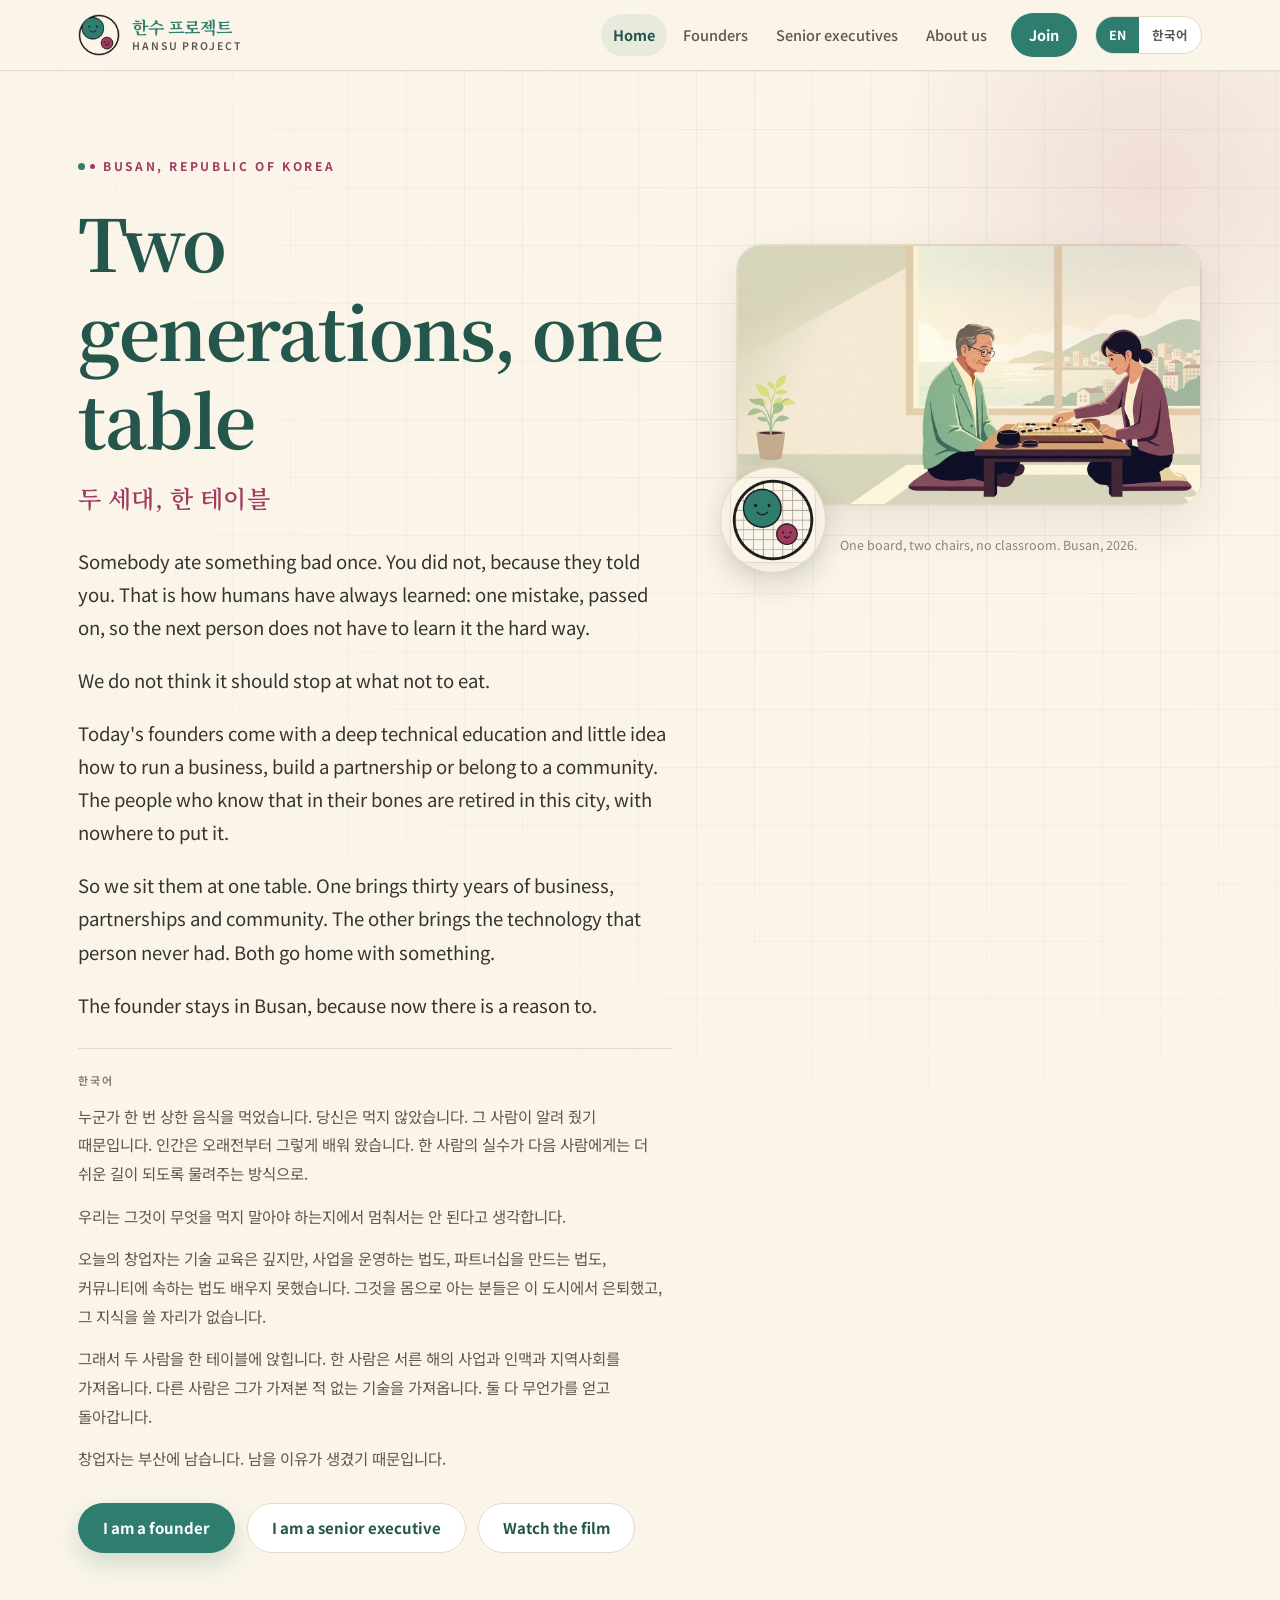
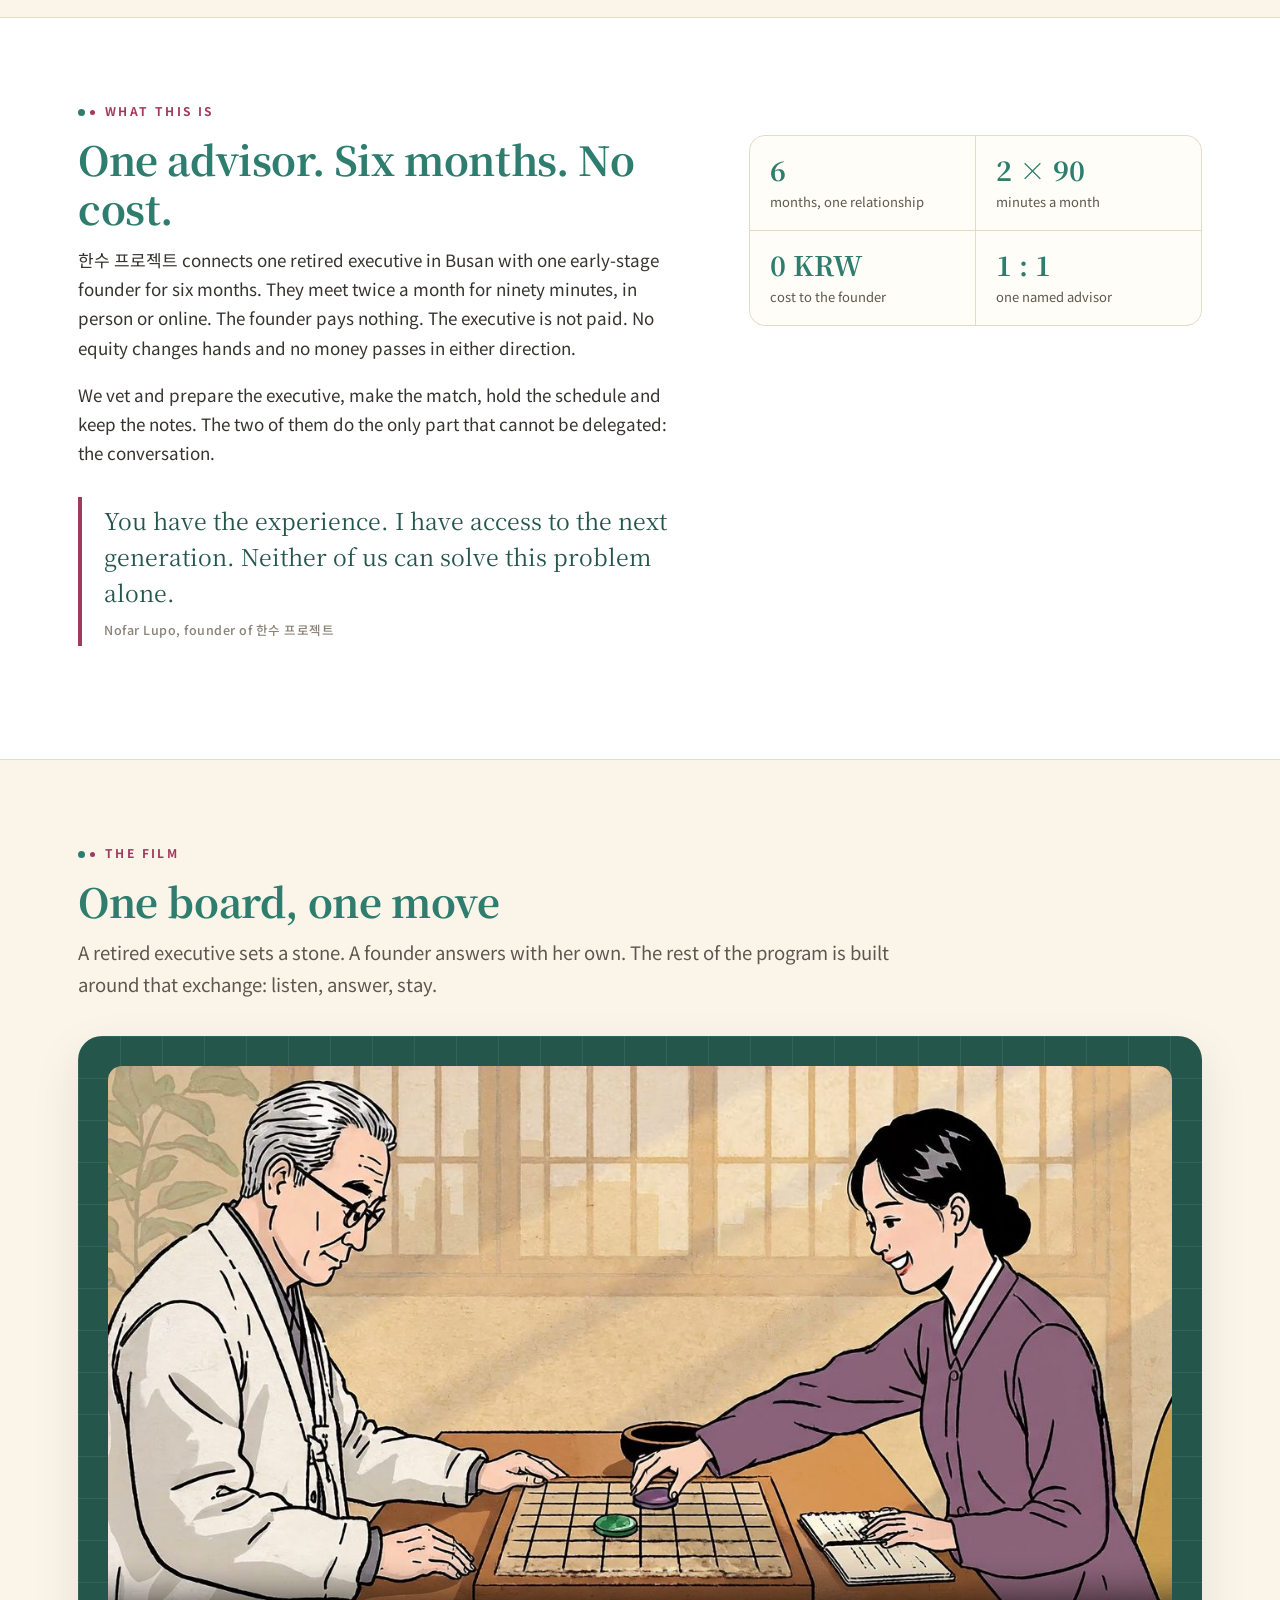
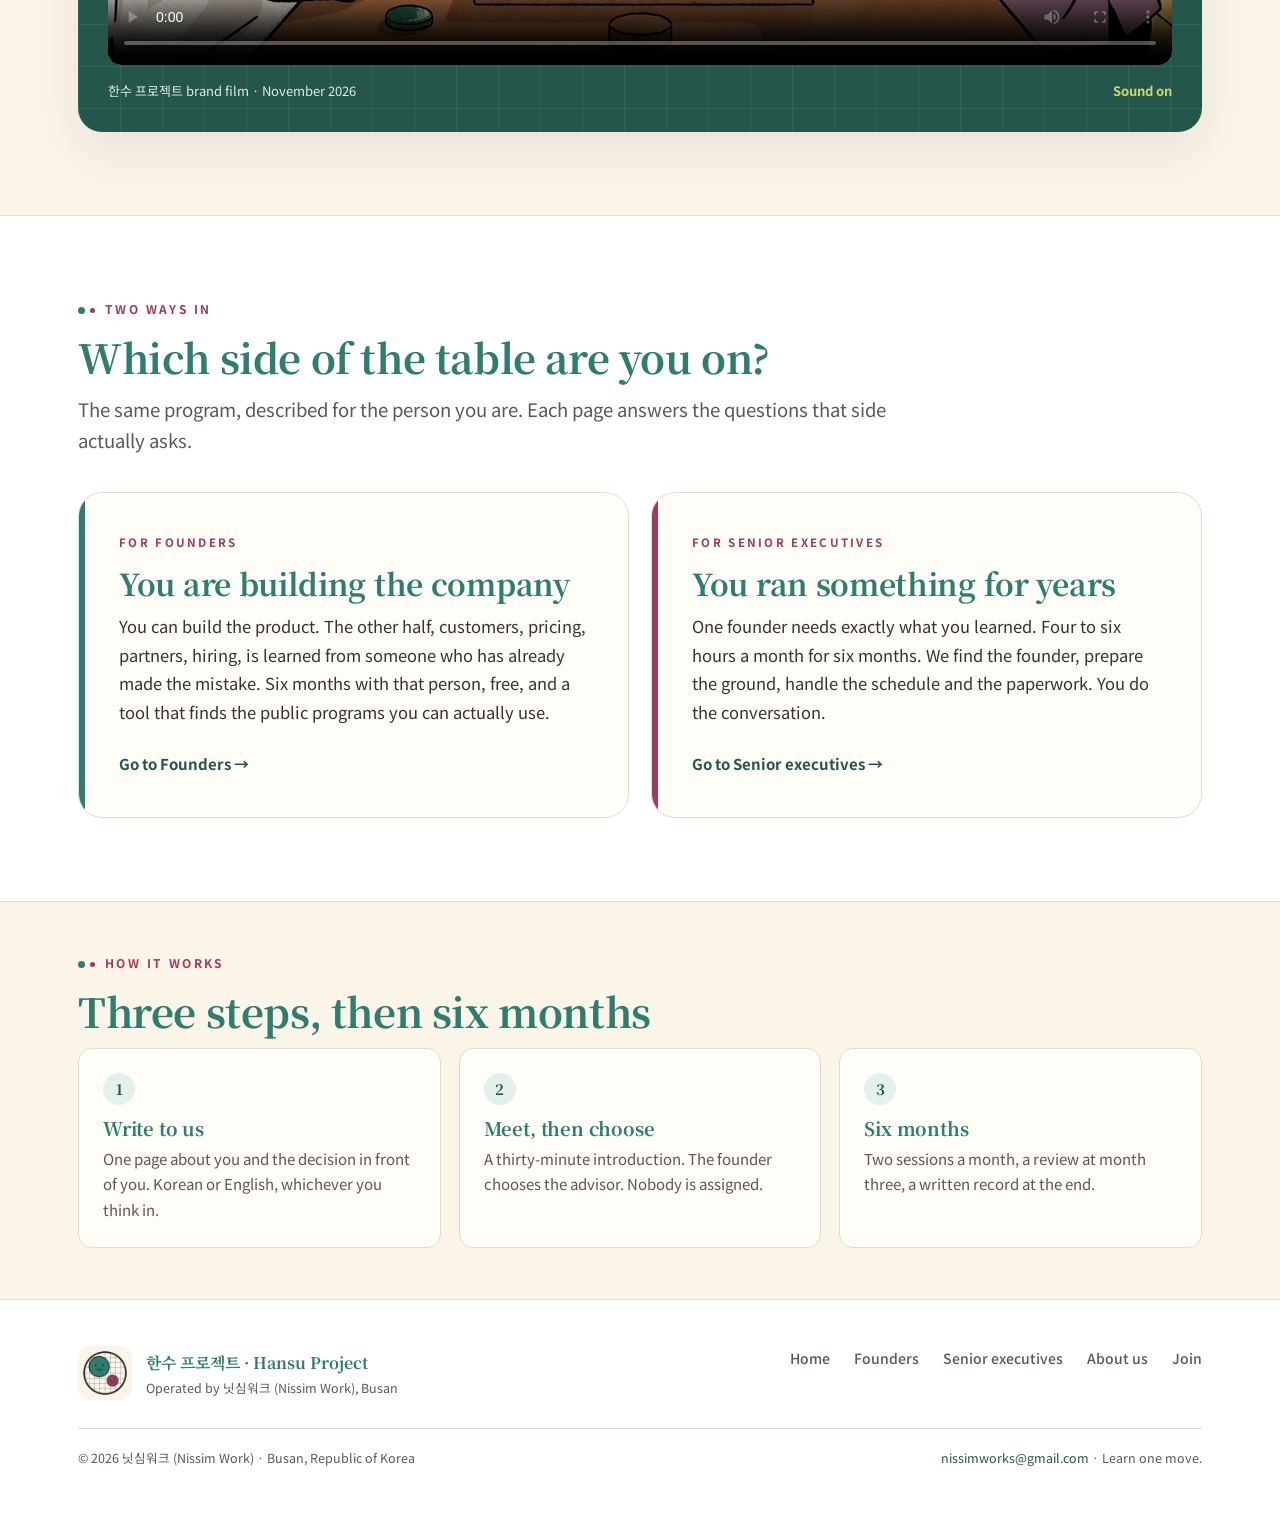
<file: index.html>
<!doctype html>
<html lang="en" data-title-en="한수 프로젝트 · Hansu Project | Two generations, one table" data-title-ko="한수 프로젝트 | 두 세대, 한 테이블">
<head>
<meta charset="utf-8">
<meta name="viewport" content="width=device-width,initial-scale=1">
<title>한수 프로젝트 · Hansu Project | Two generations, one table</title>
<meta name="description" content="Busan's retired executives and its early-stage founders, at one table for six months. One named advisor, at no cost to the founder, plus a free Startup Support Navigator.">
<meta name="theme-color" content="#2E7D6E">
<link rel="canonical" href="https://nissimworks.github.io/hansu-project/">
<meta property="og:type" content="website">
<meta property="og:site_name" content="한수 프로젝트 · Hansu Project">
<meta property="og:title" content="한수 프로젝트 · Hansu Project | Two generations, one table">
<meta property="og:description" content="One retired executive, one founder, six months, at no cost to the founder. The founding circle is forming now.">
<meta property="og:url" content="https://nissimworks.github.io/hansu-project/">
<meta property="og:image" content="https://nissimworks.github.io/hansu-project/assets/og-cover.jpg">
<meta property="og:image:width" content="1200">
<meta property="og:image:height" content="630">
<meta property="og:locale" content="en_US">
<meta property="og:locale:alternate" content="ko_KR">
<meta name="twitter:card" content="summary_large_image">
<link rel="icon" href="assets/hansu-logo-64.png" sizes="64x64" type="image/png">
<link rel="apple-touch-icon" href="assets/hansu-logo-tile.png">
<link rel="preconnect" href="https://fonts.googleapis.com">
<link rel="preconnect" href="https://fonts.gstatic.com" crossorigin>
<link href="https://fonts.googleapis.com/css2?family=Noto+Sans+KR:wght@400;500;700&amp;family=Noto+Serif+KR:wght@500;600;700&amp;display=swap" rel="stylesheet">
<link rel="stylesheet" href="assets/site.css?v=5">
</head>
<body>
<a class="skip" href="#main" data-en="Skip to content" data-ko="본문으로 건너뛰기">Skip to content</a>

<header class="site">
  <div class="wrap hrow">
    <a class="brand" href="index.html" aria-label="한수 프로젝트 Hansu Project">
      <img src="assets/hansu-logo-64.png" alt="한수 프로젝트 circular emblem" width="42" height="42">
      <span class="nm">한수 프로젝트<small>Hansu Project</small></span>
    </a>
    <nav class="main" aria-label="Main">
      <a href="index.html" aria-current="page" data-en="Home" data-ko="홈">Home</a>
      <a href="founders.html" data-en="Founders" data-ko="창업가">Founders</a>
      <a href="seniors.html" data-en="Senior executives" data-ko="선배 경영인">Senior executives</a>
      <a href="about.html" data-en="About us" data-ko="소개">About us</a>
      <a class="join-link" href="join.html" data-en="Join" data-ko="참여">Join</a>
    </nav>
    <div class="lang" role="group" aria-label="Language">
      <button type="button" data-lang="en" class="on" aria-pressed="true">EN</button>
      <button type="button" data-lang="ko" aria-pressed="false">한국어</button>
    </div>
  </div>
</header>

<main id="main">

<section class="hero board-bg" id="top">
  <div class="wrap hgrid">
    <div>
      <p class="kicker"><span class="stones"><i></i><i></i></span><span data-en="Busan, Republic of Korea" data-ko="부산광역시">Busan, Republic of Korea</span></p>
      <h1 data-en="Two generations, one table" data-ko="두 세대, 한 테이블">Two generations, one table</h1>
      <span class="h1-ko" aria-hidden="true">두 세대, 한 테이블</span>

      <div class="story">
        <p data-en="Somebody ate something bad once. You did not, because they told you. That is how humans have always learned: one mistake, passed on, so the next person does not have to learn it the hard way." data-ko="누군가 한 번 상한 음식을 먹었습니다. 당신은 먹지 않았습니다. 그 사람이 알려 줬기 때문입니다. 인간은 오래전부터 그렇게 배워 왔습니다. 한 사람의 실수가 다음 사람에게는 더 쉬운 길이 되도록 물려주는 방식으로.">Somebody ate something bad once. You did not, because they told you. That is how humans have always learned: one mistake, passed on, so the next person does not have to learn it the hard way.</p>
        <p data-en="We do not think it should stop at what not to eat." data-ko="우리는 그것이 무엇을 먹지 말아야 하는지에서 멈춰서는 안 된다고 생각합니다.">We do not think it should stop at what not to eat.</p>
        <p data-en="Today's founders come with a deep technical education and little idea how to run a business, build a partnership or belong to a community. The people who know that in their bones are retired in this city, with nowhere to put it." data-ko="오늘의 창업자는 기술 교육은 깊지만, 사업을 운영하는 법도, 파트너십을 만드는 법도, 커뮤니티에 속하는 법도 배우지 못했습니다. 그것을 몸으로 아는 분들은 이 도시에서 은퇴했고, 그 지식을 쓸 자리가 없습니다.">Today's founders come with a deep technical education and little idea how to run a business, build a partnership or belong to a community. The people who know that in their bones are retired in this city, with nowhere to put it.</p>
        <p data-en="So we sit them at one table. One brings thirty years of business, partnerships and community. The other brings the technology that person never had. Both go home with something." data-ko="그래서 두 사람을 한 테이블에 앉힙니다. 한 사람은 서른 해의 사업과 인맥과 지역사회를 가져옵니다. 다른 사람은 그가 가져본 적 없는 기술을 가져옵니다. 둘 다 무언가를 얻고 돌아갑니다.">So we sit them at one table. One brings thirty years of business, partnerships and community. The other brings the technology that person never had. Both go home with something.</p>
        <p data-en="The founder stays in Busan, because now there is a reason to." data-ko="창업자는 부산에 남습니다. 남을 이유가 생겼기 때문입니다.">The founder stays in Busan, because now there is a reason to.</p>
      </div>

      <div class="ko-block" lang="ko">
        <span class="lab">한국어</span>
        <p>누군가 한 번 상한 음식을 먹었습니다. 당신은 먹지 않았습니다. 그 사람이 알려 줬기 때문입니다. 인간은 오래전부터 그렇게 배워 왔습니다. 한 사람의 실수가 다음 사람에게는 더 쉬운 길이 되도록 물려주는 방식으로.</p>
        <p>우리는 그것이 무엇을 먹지 말아야 하는지에서 멈춰서는 안 된다고 생각합니다.</p>
        <p>오늘의 창업자는 기술 교육은 깊지만, 사업을 운영하는 법도, 파트너십을 만드는 법도, 커뮤니티에 속하는 법도 배우지 못했습니다. 그것을 몸으로 아는 분들은 이 도시에서 은퇴했고, 그 지식을 쓸 자리가 없습니다.</p>
        <p>그래서 두 사람을 한 테이블에 앉힙니다. 한 사람은 서른 해의 사업과 인맥과 지역사회를 가져옵니다. 다른 사람은 그가 가져본 적 없는 기술을 가져옵니다. 둘 다 무언가를 얻고 돌아갑니다.</p>
        <p>창업자는 부산에 남습니다. 남을 이유가 생겼기 때문입니다.</p>
      </div>

      <div class="cta">
        <a class="btn primary" href="founders.html" data-en="I am a founder" data-ko="창업가입니다">I am a founder</a>
        <a class="btn ghost" href="seniors.html" data-en="I am a senior executive" data-ko="선배 경영인입니다">I am a senior executive</a>
        <a class="btn ghost" href="#film" data-en="Watch the film" data-ko="영상 보기">Watch the film</a>
      </div>
    </div>

    <figure class="hero-art">
      <div class="frame">
        <img src="assets/hero-mentorship.jpg" alt="A retired executive and a young founder playing baduk together by a window in Busan" width="1376" height="768">
      </div>
      <div class="badge"><img src="assets/hansu-logo-256.png" alt="한수 프로젝트 emblem" width="86" height="86"></div>
      <figcaption data-en="One board, two chairs, no classroom. Busan, 2026." data-ko="바둑판 하나, 의자 둘, 강의실은 없습니다. 부산, 2026년.">One board, two chairs, no classroom. Busan, 2026.</figcaption>
    </figure>
  </div>
</section>

<section class="alt" id="what">
  <div class="wrap">
    <div class="split wide-left">
      <div class="prose">
        <span class="eyebrow"><span class="stones"><i></i><i></i></span><span data-en="What this is" data-ko="사업 소개">What this is</span></span>
        <h2 data-en="One advisor. Six months. No cost." data-ko="조언자 한 사람. 6개월. 비용 없음.">One advisor. Six months. No cost.</h2>
        <p data-en="한수 프로젝트 connects one retired executive in Busan with one early-stage founder for six months. They meet twice a month for ninety minutes, in person or online. The founder pays nothing. The executive is not paid. No equity changes hands and no money passes in either direction." data-ko="한수 프로젝트는 부산의 은퇴한 선배 경영인 한 분과 초기 창업자 한 명을 6개월 동안 연결합니다. 한 달에 두 번, 90분씩 대면 또는 비대면으로 만납니다. 창업자는 비용을 내지 않고, 선배 경영인은 보수를 받지 않습니다. 지분도, 어느 방향으로든 금전 거래도 없습니다.">한수 프로젝트 connects one retired executive in Busan with one early-stage founder for six months. They meet twice a month for ninety minutes, in person or online. The founder pays nothing. The executive is not paid. No equity changes hands and no money passes in either direction.</p>
        <p data-en="We vet and prepare the executive, make the match, hold the schedule and keep the notes. The two of them do the only part that cannot be delegated: the conversation." data-ko="저희는 선배 경영인을 검증하고 준비시키며, 매칭과 일정과 기록을 맡습니다. 두 분은 위임할 수 없는 단 하나의 일, 대화를 합니다.">We vet and prepare the executive, make the match, hold the schedule and keep the notes. The two of them do the only part that cannot be delegated: the conversation.</p>
        <blockquote class="pull">
          <span data-en="You have the experience. I have access to the next generation. Neither of us can solve this problem alone." data-ko="경험은 선배님께 있습니다. 다음 세대와 연결되는 일은 제가 합니다. 이 문제는 어느 한쪽만으로는 풀리지 않습니다.">You have the experience. I have access to the next generation. Neither of us can solve this problem alone.</span>
          <small data-en="Nofar Lupo, founder of 한수 프로젝트" data-ko="한수 프로젝트를 만든 루포 노파르">Nofar Lupo, founder of 한수 프로젝트</small>
        </blockquote>
      </div>
      <div>
        <div class="stats">
          <div><b>6</b><span data-en="months, one relationship" data-ko="개월, 한 관계">months, one relationship</span></div>
          <div><b>2 × 90</b><span data-en="minutes a month" data-ko="분, 한 달 두 번">minutes a month</span></div>
          <div><b>0 KRW</b><span data-en="cost to the founder" data-ko="창업자 부담">cost to the founder</span></div>
          <div><b>1 : 1</b><span data-en="one named advisor" data-ko="이름이 있는 조언자 한 사람">one named advisor</span></div>
        </div>
      </div>
    </div>
  </div>
</section>

<section id="film">
  <div class="wrap">
    <span class="eyebrow"><span class="stones"><i></i><i></i></span><span data-en="The film" data-ko="영상">The film</span></span>
    <h2 data-en="One board, one move" data-ko="한 바둑판, 한 수">One board, one move</h2>
    <p class="sub" data-en="A retired executive sets a stone. A founder answers with her own. The rest of the program is built around that exchange: listen, answer, stay." data-ko="선배 경영인이 돌을 놓습니다. 창업자가 자기 돌로 답합니다. 나머지 사업은 이 주고받음, 곧 듣고, 답하고, 곁에 남는 일을 중심으로 설계했습니다.">A retired executive sets a stone. A founder answers with her own. The rest of the program is built around that exchange: listen, answer, stay.</p>
    <div class="video-panel">
      <video id="film-video" controls playsinline preload="metadata" poster="assets/hansu-explainer-poster.jpg" width="1280" height="720" aria-label="한수 프로젝트 brand film">
        <source src="assets/hansu-explainer.mp4" type="video/mp4">
        <span data-en="Your browser cannot play this video." data-ko="이 브라우저에서는 영상을 재생할 수 없습니다.">Your browser cannot play this video.</span>
      </video>
      <div class="video-meta">
        <span data-en="한수 프로젝트 brand film · November 2026" data-ko="한수 프로젝트 브랜드 영상 · 2026년 11월">한수 프로젝트 brand film · November 2026</span>
        <span class="dot" data-en="Sound on" data-ko="소리 있음">Sound on</span>
      </div>
    </div>
  </div>
</section>

<section class="alt" id="paths">
  <div class="wrap">
    <span class="eyebrow"><span class="stones"><i></i><i></i></span><span data-en="Two ways in" data-ko="두 갈래 길">Two ways in</span></span>
    <h2 data-en="Which side of the table are you on?" data-ko="테이블의 어느 쪽에 계십니까?">Which side of the table are you on?</h2>
    <p class="sub" data-en="The same program, described for the person you are. Each page answers the questions that side actually asks." data-ko="같은 사업을, 계신 자리에서 필요한 말로 설명합니다. 각 페이지는 그쪽에서 실제로 묻는 질문에 답합니다.">The same program, described for the person you are. Each page answers the questions that side actually asks.</p>
    <div class="paths">
      <a class="path" href="founders.html">
        <div class="lab" data-en="For founders" data-ko="창업가에게">For founders</div>
        <h3 data-en="You are building the company" data-ko="회사를 만들고 계신다면">You are building the company</h3>
        <p data-en="You can build the product. The other half, customers, pricing, partners, hiring, is learned from someone who has already made the mistake. Six months with that person, free, and a tool that finds the public programs you can actually use." data-ko="제품은 만들 수 있습니다. 나머지 절반, 곧 고객과 가격과 파트너와 채용은 그 실수를 이미 해 본 사람에게 배웁니다. 그런 사람과의 6개월, 비용 없이. 실제로 신청할 수 있는 공공사업을 찾아 주는 도구도 함께 드립니다.">You can build the product. The other half, customers, pricing, partners, hiring, is learned from someone who has already made the mistake. Six months with that person, free, and a tool that finds the public programs you can actually use.</p>
        <span class="go" data-en="Go to Founders" data-ko="창업가 페이지로">Go to Founders</span>
      </a>
      <a class="path p2" href="seniors.html">
        <div class="lab" data-en="For senior executives" data-ko="선배 경영인에게">For senior executives</div>
        <h3 data-en="You ran something for years" data-ko="오랫동안 조직을 운영하셨다면">You ran something for years</h3>
        <p data-en="One founder needs exactly what you learned. Four to six hours a month for six months. We find the founder, prepare the ground, handle the schedule and the paperwork. You do the conversation." data-ko="한 창업자에게는 선배님이 배우신 것이 꼭 필요합니다. 6개월 동안 한 달 네 시간에서 여섯 시간. 창업자를 찾고, 준비하고, 일정과 서류를 맡습니다. 선배님은 대화만 하십니다.">One founder needs exactly what you learned. Four to six hours a month for six months. We find the founder, prepare the ground, handle the schedule and the paperwork. You do the conversation.</p>
        <span class="go" data-en="Go to Senior executives" data-ko="선배 경영인 페이지로">Go to Senior executives</span>
      </a>
    </div>
  </div>
</section>

<section class="tight" id="how">
  <div class="wrap">
    <span class="eyebrow"><span class="stones"><i></i><i></i></span><span data-en="How it works" data-ko="진행 방식">How it works</span></span>
    <h2 data-en="Three steps, then six months" data-ko="세 단계, 그다음 6개월">Three steps, then six months</h2>
    <div class="steps">
      <div class="step">
        <h3 data-en="Write to us" data-ko="먼저 편지를 주십시오">Write to us</h3>
        <p data-en="One page about you and the decision in front of you. Korean or English, whichever you think in." data-ko="본인과 지금 마주한 결정에 대한 한 장입니다. 한국어로도 영어로도 좋습니다.">One page about you and the decision in front of you. Korean or English, whichever you think in.</p>
      </div>
      <div class="step">
        <h3 data-en="Meet, then choose" data-ko="만나고, 고르십시오">Meet, then choose</h3>
        <p data-en="A thirty-minute introduction. The founder chooses the advisor. Nobody is assigned." data-ko="30분 소개 면담입니다. 조언자는 창업자가 고릅니다. 일방적으로 배정하지 않습니다.">A thirty-minute introduction. The founder chooses the advisor. Nobody is assigned.</p>
      </div>
      <div class="step">
        <h3 data-en="Six months" data-ko="6개월">Six months</h3>
        <p data-en="Two sessions a month, a review at month three, a written record at the end." data-ko="한 달 두 번의 면담, 3개월 차 점검, 마지막에 남는 기록.">Two sessions a month, a review at month three, a written record at the end.</p>
      </div>
    </div>
  </div>
</section>

</main>

<footer class="site">
  <div class="wrap">
    <div class="fgrid">
      <div class="fbrand">
        <img src="assets/hansu-logo-tile.png" alt="" width="54" height="54">
        <div>
          <b>한수 프로젝트 · Hansu Project</b>
          <span data-en="Operated by 닛심워크 (Nissim Work), Busan" data-ko="운영: 닛심워크 (Nissim Work), 부산">Operated by 닛심워크 (Nissim Work), Busan</span>
        </div>
      </div>
      <div class="flinks">
        <a href="index.html" data-en="Home" data-ko="홈">Home</a>
        <a href="founders.html" data-en="Founders" data-ko="창업가">Founders</a>
        <a href="seniors.html" data-en="Senior executives" data-ko="선배 경영인">Senior executives</a>
        <a href="about.html" data-en="About us" data-ko="소개">About us</a>
        <a href="join.html" data-en="Join" data-ko="참여">Join</a>
      </div>
    </div>
    <div class="legal">
      <span>© <span class="year">2026</span> 닛심워크 (Nissim Work) · Busan, Republic of Korea</span>
      <span><a href="mailto:nissimworks@gmail.com">nissimworks@gmail.com</a> · <span data-en="Learn one move." data-ko="한 수 배우다.">Learn one move.</span></span>
    </div>
  </div>
</footer>

<script src="assets/site.js?v=5"></script>
</body>
</html>
</file>
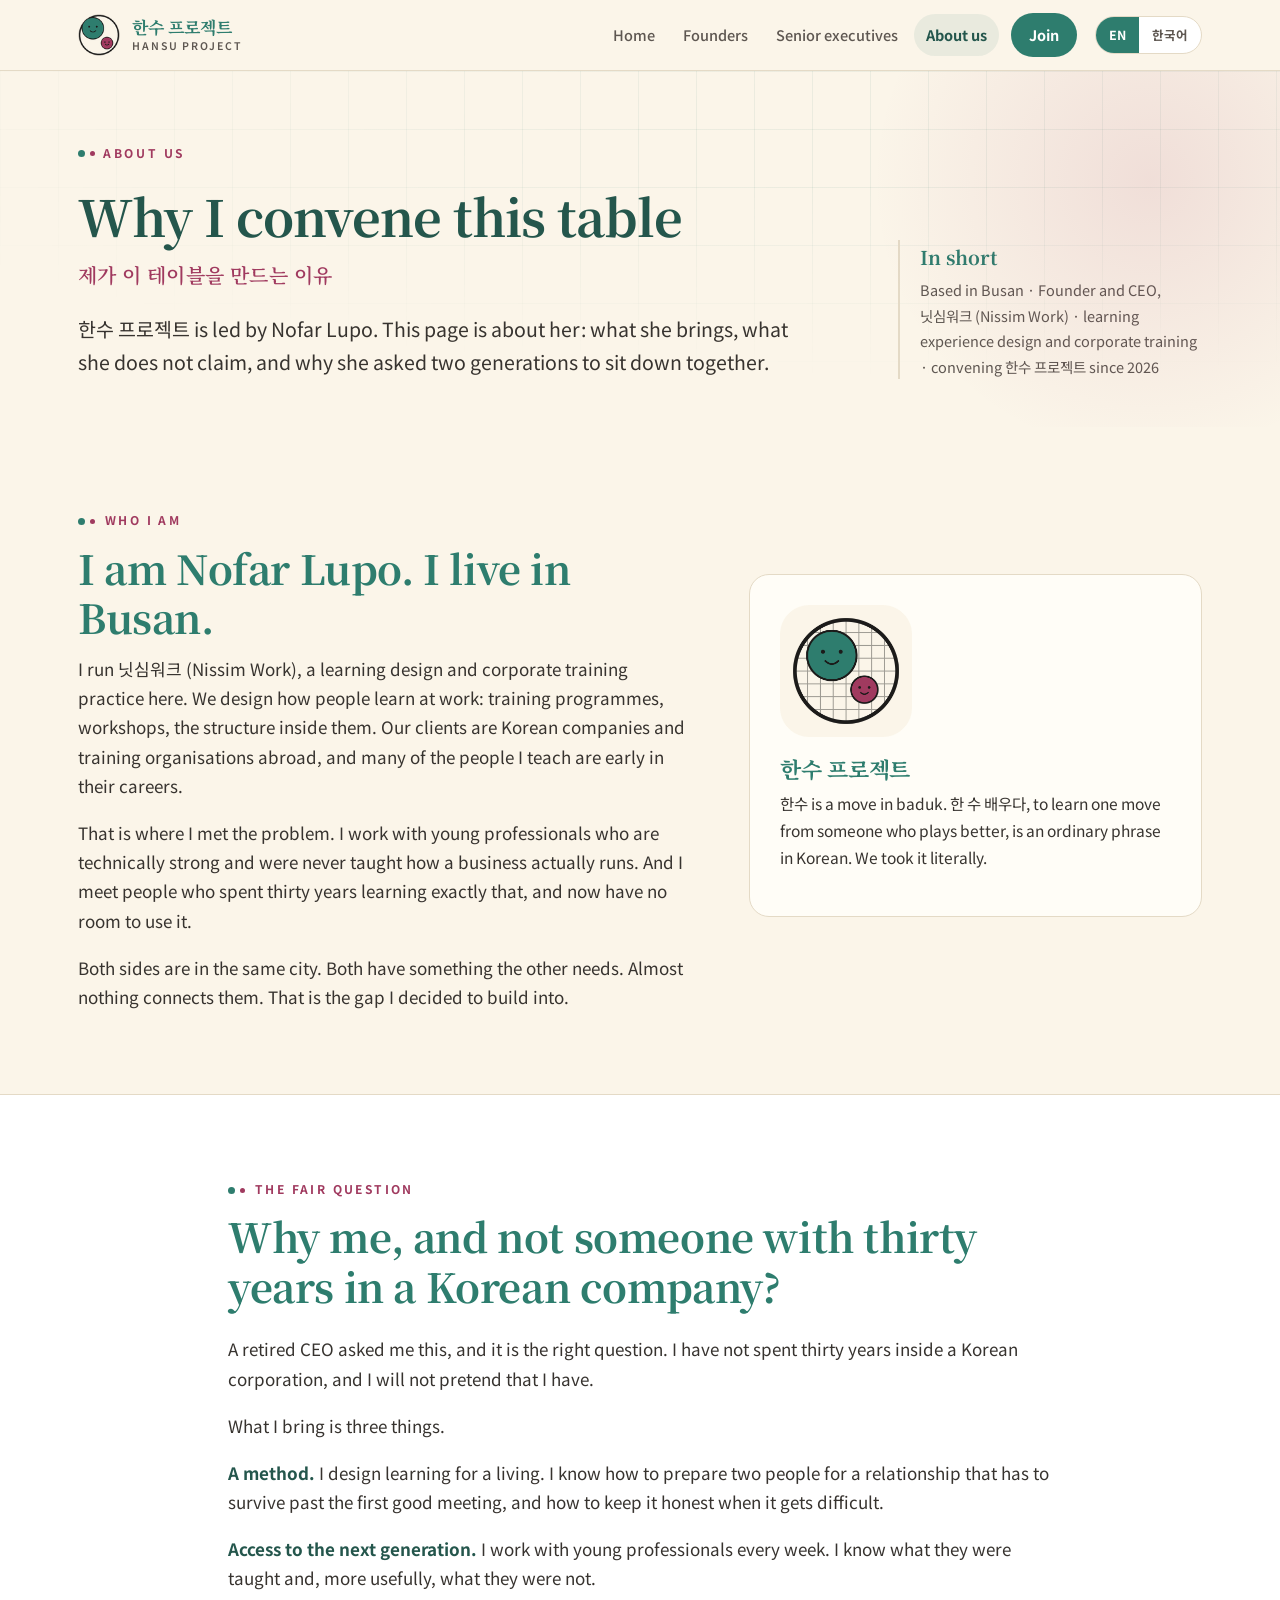
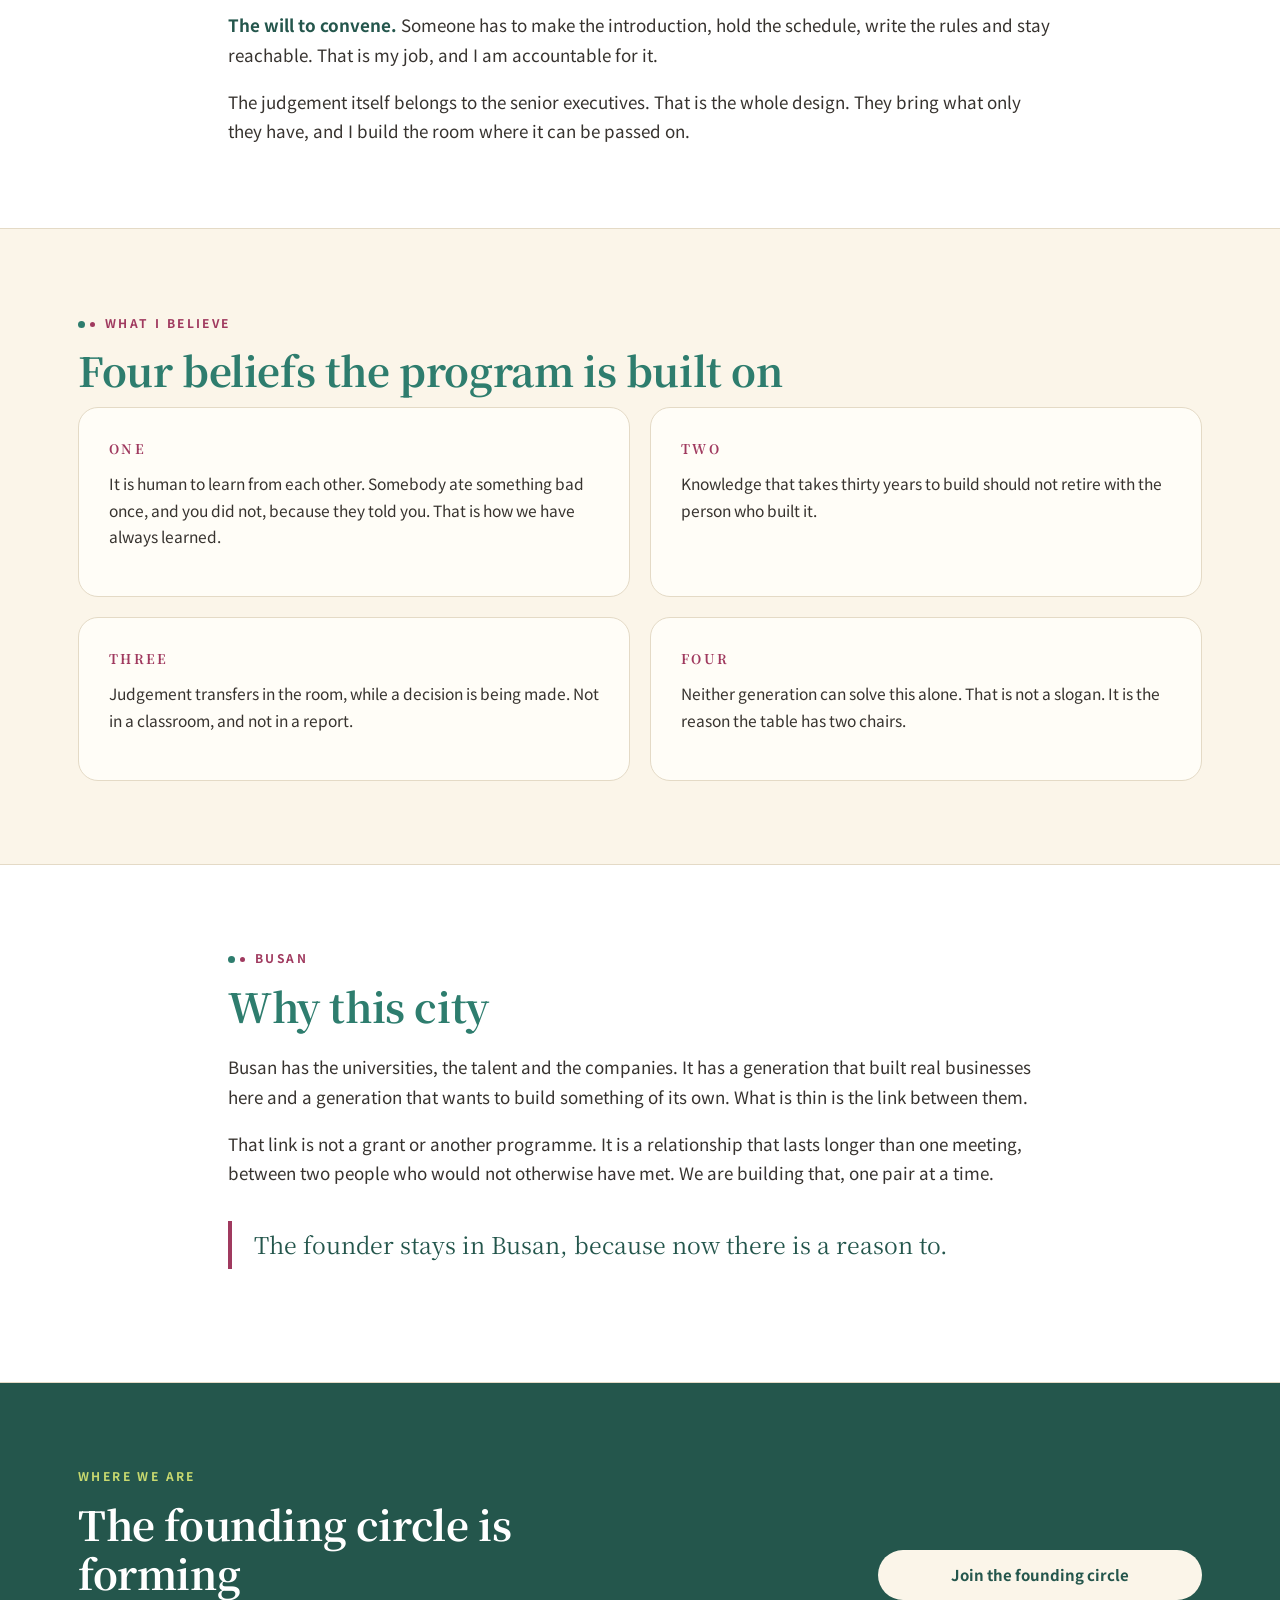
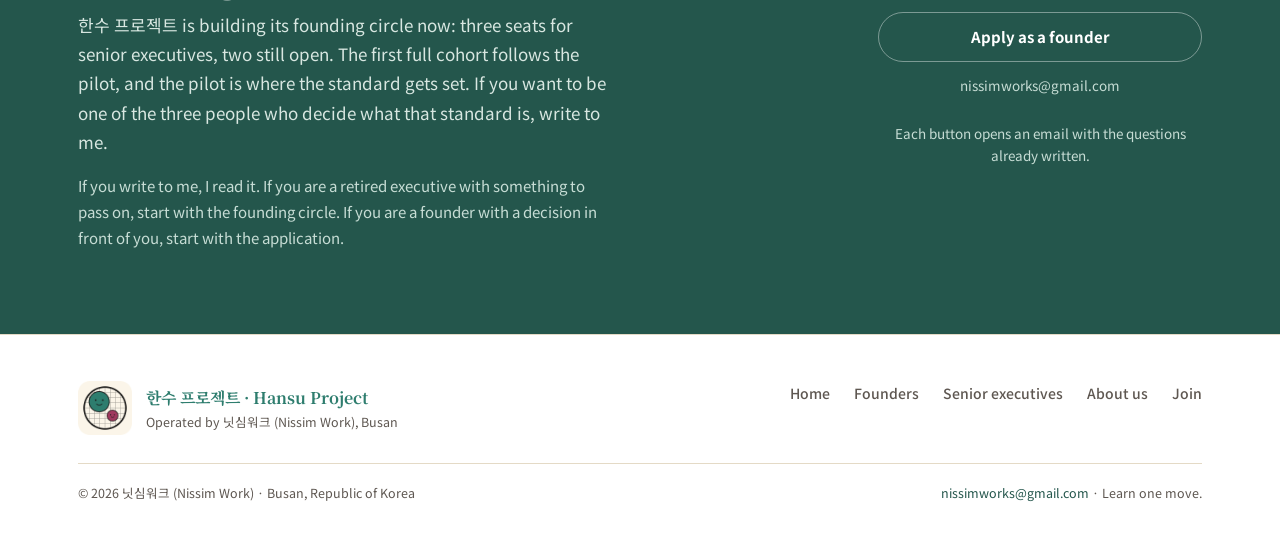
<file: about.html>
<!doctype html>
<html lang="en" data-title-en="About us · 한수 프로젝트 Hansu Project" data-title-ko="소개 · 한수 프로젝트">
<head>
<meta charset="utf-8">
<meta name="viewport" content="width=device-width,initial-scale=1">
<title>About us · 한수 프로젝트 Hansu Project</title>
<meta name="description" content="Who is behind 한수 프로젝트, why she convenes it, and what she brings to a table of people with more business experience than she has.">
<meta name="theme-color" content="#2E7D6E">
<link rel="canonical" href="https://nissimworks.github.io/hansu-project/about.html">
<meta property="og:type" content="website">
<meta property="og:site_name" content="한수 프로젝트 · Hansu Project">
<meta property="og:title" content="About us · 한수 프로젝트 Hansu Project">
<meta property="og:description" content="Nofar Lupo lives in Busan and convenes this table. Here is what she brings, and what she does not.">
<meta property="og:url" content="https://nissimworks.github.io/hansu-project/about.html">
<meta property="og:image" content="https://nissimworks.github.io/hansu-project/assets/og-cover.jpg">
<meta property="og:locale" content="en_US">
<meta property="og:locale:alternate" content="ko_KR">
<meta name="twitter:card" content="summary_large_image">
<link rel="icon" href="assets/hansu-logo-64.png" sizes="64x64" type="image/png">
<link rel="apple-touch-icon" href="assets/hansu-logo-tile.png">
<link rel="preconnect" href="https://fonts.googleapis.com">
<link rel="preconnect" href="https://fonts.gstatic.com" crossorigin>
<link href="https://fonts.googleapis.com/css2?family=Noto+Sans+KR:wght@400;500;700&amp;family=Noto+Serif+KR:wght@500;600;700&amp;display=swap" rel="stylesheet">
<link rel="stylesheet" href="assets/site.css?v=5">
</head>
<body>
<a class="skip" href="#main" data-en="Skip to content" data-ko="본문으로 건너뛰기">Skip to content</a>

<header class="site">
  <div class="wrap hrow">
    <a class="brand" href="index.html" aria-label="한수 프로젝트 Hansu Project">
      <img src="assets/hansu-logo-64.png" alt="한수 프로젝트 circular emblem" width="42" height="42">
      <span class="nm">한수 프로젝트<small>Hansu Project</small></span>
    </a>
    <nav class="main" aria-label="Main">
      <a href="index.html" data-en="Home" data-ko="홈">Home</a>
      <a href="founders.html" data-en="Founders" data-ko="창업가">Founders</a>
      <a href="seniors.html" data-en="Senior executives" data-ko="선배 경영인">Senior executives</a>
      <a href="about.html" aria-current="page" data-en="About us" data-ko="소개">About us</a>
      <a class="join-link" href="join.html" data-en="Join" data-ko="참여">Join</a>
    </nav>
    <div class="lang" role="group" aria-label="Language">
      <button type="button" data-lang="en" class="on" aria-pressed="true">EN</button>
      <button type="button" data-lang="ko" aria-pressed="false">한국어</button>
    </div>
  </div>
</header>

<main id="main">

<section class="page-hero board-bg">
  <div class="wrap hgrid">
    <div>
      <p class="kicker"><span class="stones"><i></i><i></i></span><span data-en="About us" data-ko="소개">About us</span></p>
      <h1 data-en="Why I convene this table" data-ko="제가 이 테이블을 만드는 이유">Why I convene this table</h1>
      <span class="h1-ko" aria-hidden="true">제가 이 테이블을 만드는 이유</span>
      <p class="lede" data-en="한수 프로젝트 is led by Nofar Lupo. This page is about her: what she brings, what she does not claim, and why she asked two generations to sit down together." data-ko="한수 프로젝트를 이끄는 사람은 루포 노파르입니다. 이 페이지는 저에 대한 것입니다. 무엇을 가져오고, 무엇을 주장하지 않으며, 왜 두 세대를 한 테이블에 앉히려 하는지.">한수 프로젝트 is led by Nofar Lupo. This page is about her: what she brings, what she does not claim, and why she asked two generations to sit down together.</p>
    </div>
    <div class="side">
      <b data-en="In short" data-ko="한 줄로">In short</b>
      <span data-en="Based in Busan · Founder and CEO, 닛심워크 (Nissim Work) · learning experience design and corporate training · convening 한수 프로젝트 since 2026" data-ko="부산 거주 · 닛심워크(Nissim Work) 대표 · 학습경험 설계와 기업교육 · 2026년부터 한수 프로젝트를 만드는 중">Based in Busan · Founder and CEO, 닛심워크 (Nissim Work) · learning experience design and corporate training · convening 한수 프로젝트 since 2026</span>
    </div>
  </div>
</section>

<section>
  <div class="wrap">
    <div class="split wide-left">
      <div class="prose">
        <span class="eyebrow"><span class="stones"><i></i><i></i></span><span data-en="Who I am" data-ko="저는">Who I am</span></span>
        <h2 data-en="I am Nofar Lupo. I live in Busan." data-ko="저는 루포 노파르입니다. 부산에 살고 있습니다.">I am Nofar Lupo. I live in Busan.</h2>
        <p data-en="I run 닛심워크 (Nissim Work), a learning design and corporate training practice here. We design how people learn at work: training programmes, workshops, the structure inside them. Our clients are Korean companies and training organisations abroad, and many of the people I teach are early in their careers." data-ko="부산에서 학습경험 설계와 기업교육을 하는 닛심워크(Nissim Work)를 운영합니다. 사람들이 일터에서 어떻게 배우는지를 설계합니다. 교육 과정, 워크숍, 그 안의 구조입니다. 고객은 한국 기업과 해외 교육 기관이고, 제가 가르치는 사람들은 대부분 경력 초반에 있습니다.">I run 닛심워크 (Nissim Work), a learning design and corporate training practice here. We design how people learn at work: training programmes, workshops, the structure inside them. Our clients are Korean companies and training organisations abroad, and many of the people I teach are early in their careers.</p>
        <p data-en="That is where I met the problem. I work with young professionals who are technically strong and were never taught how a business actually runs. And I meet people who spent thirty years learning exactly that, and now have no room to use it." data-ko="문제를 만난 곳도 그곳입니다. 기술은 뛰어나지만 사업이 실제로 어떻게 돌아가는지는 배우지 못한 젊은 사람들을 만납니다. 그리고 바로 그것을 서른 해 동안 익히셨는데, 이제 그것을 쓸 자리가 없는 분들도 만납니다.">That is where I met the problem. I work with young professionals who are technically strong and were never taught how a business actually runs. And I meet people who spent thirty years learning exactly that, and now have no room to use it.</p>
        <p data-en="Both sides are in the same city. Both have something the other needs. Almost nothing connects them. That is the gap I decided to build into." data-ko="두 쪽 모두 같은 도시에 있습니다. 서로에게 필요한 것을 각자 가지고 있습니다. 그러나 두 쪽을 잇는 것은 거의 없습니다. 제가 그 빈틈에 구조를 만들기로 한 이유입니다.">Both sides are in the same city. Both have something the other needs. Almost nothing connects them. That is the gap I decided to build into.</p>
      </div>
      <div class="card" style="align-self:start;margin-top:64px">
        <img src="assets/hansu-logo-tile.png" alt="한수 프로젝트 circular emblem on a cream tile" width="180" height="180" style="width:132px;height:132px;margin-bottom:18px">
        <h3 data-en="한수 프로젝트" data-ko="한수 프로젝트">한수 프로젝트</h3>
        <p data-en="한수 is a move in baduk. 한 수 배우다, to learn one move from someone who plays better, is an ordinary phrase in Korean. We took it literally." data-ko="한수는 바둑에서 돌을 한 번 두는 수입니다. 한 수 배우다는 잘 두는 사람에게 한 수를 배운다는 뜻의 평범한 한국어입니다. 사업은 이 말을 그대로 합니다.">한수 is a move in baduk. 한 수 배우다, to learn one move from someone who plays better, is an ordinary phrase in Korean. We took it literally.</p>
      </div>
    </div>
  </div>
</section>

<section class="alt">
  <div class="wrap narrow">
    <span class="eyebrow"><span class="stones"><i></i><i></i></span><span data-en="The fair question" data-ko="정당한 질문">The fair question</span></span>
    <h2 data-en="Why me, and not someone with thirty years in a Korean company?" data-ko="왜 한국 기업에서 서른 해를 보내신 분이 아니라, 저입니까?">Why me, and not someone with thirty years in a Korean company?</h2>
    <div class="prose" style="margin-top:24px">
      <p data-en="A retired CEO asked me this, and it is the right question. I have not spent thirty years inside a Korean corporation, and I will not pretend that I have." data-ko="은퇴하신 대표님이 이 질문을 하셨습니다. 맞는 질문입니다. 저는 한국 기업 안에서 서른 해를 보내지 않았고, 보낸 척하지 않겠습니다.">A retired CEO asked me this, and it is the right question. I have not spent thirty years inside a Korean corporation, and I will not pretend that I have.</p>
      <p data-en="What I bring is three things." data-ko="제가 가진 것은 세 가지입니다.">What I bring is three things.</p>
      <p data-en="<strong>A method.</strong> I design learning for a living. I know how to prepare two people for a relationship that has to survive past the first good meeting, and how to keep it honest when it gets difficult." data-ko="<strong>방법.</strong> 학습을 설계하는 일을 직업으로 합니다. 좋은 첫 만남 이후에도 이어져야 하는 관계를 두 사람이 어떻게 준비하면 되는지, 어려워질 때 어떻게 솔직함을 지킬지 압니다." data-html=""><strong>A method.</strong> I design learning for a living. I know how to prepare two people for a relationship that has to survive past the first good meeting, and how to keep it honest when it gets difficult.</p>
      <p data-en="<strong>Access to the next generation.</strong> I work with young professionals every week. I know what they were taught and, more usefully, what they were not." data-ko="<strong>다음 세대와의 접점.</strong> 매주 젊은 전문가들을 만납니다. 그들이 무엇을 배웠는지, 더 쓸모 있게는 무엇을 배우지 못했는지 압니다." data-html=""><strong>Access to the next generation.</strong> I work with young professionals every week. I know what they were taught and, more usefully, what they were not.</p>
      <p data-en="<strong>The will to convene.</strong> Someone has to make the introduction, hold the schedule, write the rules and stay reachable. That is my job, and I am accountable for it." data-ko="<strong>사람을 모으는 일.</strong> 소개하고, 일정을 잡고, 원칙을 쓰고, 연락이 닿는 사람이 필요합니다. 그것이 제 일이고, 그 일에 책임을 집니다." data-html=""><strong>The will to convene.</strong> Someone has to make the introduction, hold the schedule, write the rules and stay reachable. That is my job, and I am accountable for it.</p>
      <p data-en="The judgement itself belongs to the senior executives. That is the whole design. They bring what only they have, and I build the room where it can be passed on." data-ko="판단 자체는 선배 경영인의 몫입니다. 설계는 그것 하나입니다. 선배님들은 선배님만 가진 것을 가져오시고, 저는 그것이 전해질 방을 만듭니다.">The judgement itself belongs to the senior executives. That is the whole design. They bring what only they have, and I build the room where it can be passed on.</p>
    </div>
  </div>
</section>

<section>
  <div class="wrap">
    <span class="eyebrow"><span class="stones"><i></i><i></i></span><span data-en="What I believe" data-ko="제가 믿는 것">What I believe</span></span>
    <h2 data-en="Four beliefs the program is built on" data-ko="사업을 떠받치는 네 가지 믿음">Four beliefs the program is built on</h2>
    <div class="cards two" style="margin-top:8px">
      <div class="card">
        <div class="num" data-en="One" data-ko="하나">One</div>
        <p data-en="It is human to learn from each other. Somebody ate something bad once, and you did not, because they told you. That is how we have always learned." data-ko="서로에게 배우는 것은 인간의 방식입니다. 누군가 한 번 상한 음식을 먹었고, 당신은 먹지 않았습니다. 그 사람이 알려 줬기 때문입니다. 우리는 늘 그렇게 배워 왔습니다.">It is human to learn from each other. Somebody ate something bad once, and you did not, because they told you. That is how we have always learned.</p>
      </div>
      <div class="card">
        <div class="num" data-en="Two" data-ko="둘">Two</div>
        <p data-en="Knowledge that takes thirty years to build should not retire with the person who built it." data-ko="서른 해에 걸쳐 쌓인 지식이 그 지식을 만든 사람과 함께 은퇴해서는 안 됩니다.">Knowledge that takes thirty years to build should not retire with the person who built it.</p>
      </div>
      <div class="card">
        <div class="num" data-en="Three" data-ko="셋">Three</div>
        <p data-en="Judgement transfers in the room, while a decision is being made. Not in a classroom, and not in a report." data-ko="판단력은 결정이 내려지는 자리에서, 함께 있을 때 전해집니다. 강의실에서도, 보고서에서도 아닙니다.">Judgement transfers in the room, while a decision is being made. Not in a classroom, and not in a report.</p>
      </div>
      <div class="card">
        <div class="num" data-en="Four" data-ko="넷">Four</div>
        <p data-en="Neither generation can solve this alone. That is not a slogan. It is the reason the table has two chairs." data-ko="어느 세대도 혼자서는 이 문제를 풀 수 없습니다. 구호가 아닙니다. 테이블에 의자가 두 개인 이유입니다.">Neither generation can solve this alone. That is not a slogan. It is the reason the table has two chairs.</p>
      </div>
    </div>
  </div>
</section>

<section class="alt">
  <div class="wrap narrow">
    <span class="eyebrow"><span class="stones"><i></i><i></i></span><span data-en="Busan" data-ko="부산">Busan</span></span>
    <h2 data-en="Why this city" data-ko="왜 이 도시인가">Why this city</h2>
    <div class="prose" style="margin-top:22px">
      <p data-en="Busan has the universities, the talent and the companies. It has a generation that built real businesses here and a generation that wants to build something of its own. What is thin is the link between them." data-ko="부산에는 대학이 있고, 인재가 있고, 기업이 있습니다. 이곳에서 실제로 회사를 세우신 세대와, 자기 것을 만들고 싶은 세대가 함께 있습니다. 얇은 것은 그 둘을 잇는 연결입니다.">Busan has the universities, the talent and the companies. It has a generation that built real businesses here and a generation that wants to build something of its own. What is thin is the link between them.</p>
      <p data-en="That link is not a grant or another programme. It is a relationship that lasts longer than one meeting, between two people who would not otherwise have met. We are building that, one pair at a time." data-ko="그 연결은 지원금도, 또 하나의 사업도 아닙니다. 한 번의 만남보다 오래가는 관계, 만나지 않았을 두 사람 사이의 관계입니다. 저희는 그 관계를 한 쌍씩 만들고 있습니다.">That link is not a grant or another programme. It is a relationship that lasts longer than one meeting, between two people who would not otherwise have met. We are building that, one pair at a time.</p>
    </div>
    <blockquote class="pull" style="margin-top:34px">
      <span data-en="The founder stays in Busan, because now there is a reason to." data-ko="창업자는 부산에 남습니다. 남을 이유가 생겼기 때문입니다.">The founder stays in Busan, because now there is a reason to.</span>
    </blockquote>
  </div>
</section>

<section class="deep">
  <div class="wrap split">
    <div>
      <span class="eyebrow"><span data-en="Where we are" data-ko="지금의 위치">Where we are</span></span>
      <h2 data-en="The founding circle is forming" data-ko="창립 서클을 만들고 있습니다">The founding circle is forming</h2>
      <p data-en="한수 프로젝트 is building its founding circle now: three seats for senior executives, two still open. The first full cohort follows the pilot, and the pilot is where the standard gets set. If you want to be one of the three people who decide what that standard is, write to me." data-ko="한수 프로젝트는 지금 창립 서클을 만들고 있습니다. 선배 경영인 자리 세 개 가운데 두 자리가 비어 있습니다. 정식 1기는 시범 운영 뒤에 시작하며, 그 기준은 시범 운영에서 세워집니다. 그 기준을 함께 정할 세 분 가운데 한 분이 되고 싶으시다면 편지를 주십시오.">한수 프로젝트 is building its founding circle now: three seats for senior executives, two still open. The first full cohort follows the pilot, and the pilot is where the standard gets set. If you want to be one of the three people who decide what that standard is, write to me.</p>
      <p style="color:#C7DDD5;font-size:15px" data-en="If you write to me, I read it. If you are a retired executive with something to pass on, start with the founding circle. If you are a founder with a decision in front of you, start with the application." data-ko="편지를 보내시면 제가 읽습니다. 물려주실 것이 있는 은퇴 경영인이시라면 창립 서클부터, 결정을 앞둔 창업자라면 신청서부터 시작하시면 됩니다.">If you write to me, I read it. If you are a retired executive with something to pass on, start with the founding circle. If you are a founder with a decision in front of you, start with the application.</p>
    </div>
    <div style="align-self:center;justify-self:end;display:flex;flex-direction:column;gap:12px">
      <a class="btn" style="background:var(--cream);color:var(--jade-deep)" data-form="senior" href="mailto:nissimworks@gmail.com?subject=%ED%95%9C%EC%88%98%20%ED%94%84%EB%A1%9C%EC%A0%9D%ED%8A%B8%20%C2%B7%20%EC%B0%BD%EB%A6%BD%20%EC%84%9C%ED%81%B4%20%EB%AC%B8%EC%9D%98%20%28Hansu%20Project%20founding%20circle%29&body=%ED%95%9C%EC%88%98%20%ED%94%84%EB%A1%9C%EC%A0%9D%ED%8A%B8%20%C2%B7%20%EC%B0%BD%EB%A6%BD%20%EC%84%9C%ED%81%B4%20%EB%AC%B8%EC%9D%98%0AHansu%20Project%20%C2%B7%20Founding%20circle%0A%0A%5BAbout%20you%5D%0A%EC%84%B1%ED%95%A8%3A%0A%EB%A7%88%EC%A7%80%EB%A7%89%20%EC%A7%81%EC%B1%85%EA%B3%BC%20%EC%97%85%EC%A2%85%3A%0A%0A%5BExperience%5D%0A%EA%B0%80%EC%9E%A5%20%EC%9E%90%EC%8B%A0%20%EC%9E%88%EB%8A%94%20%EB%91%90%20%EC%98%81%EC%97%AD%3A%0A%EC%B5%9C%EA%B7%BC%205%EB%85%84%20%EC%95%88%EC%97%90%20%EC%8B%A4%EC%A0%9C%EB%A1%9C%20%EB%82%B4%EB%A6%B0%20%ED%81%B0%20%EA%B2%B0%EC%A0%95%20%ED%95%98%EB%82%98%3A%0A%0A%5BTime%20and%20people%5D%0A%ED%95%9C%20%EB%8B%AC%EC%97%90%20%EA%B0%80%EB%8A%A5%ED%95%9C%20%EC%8B%9C%EA%B0%84%3A%0A%EC%86%8C%EA%B0%9C%ED%95%B4%20%EC%A3%BC%EC%8B%A4%20%EC%88%98%20%EC%9E%88%EB%8A%94%20%EB%B6%84%20%EB%91%90%20%EB%B6%84%20%28%ED%95%9C%20%EB%B6%84%EC%9D%80%20%EC%A7%81%EC%A0%91%20%EC%9D%B4%EB%81%84%EC%8B%A0%20%EB%B6%84%29%3A%0A%0A%EA%B0%90%EC%82%AC%ED%95%A9%EB%8B%88%EB%8B%A4.%0A" data-en="Join the founding circle" data-ko="창립 서클에 참여하기">Join the founding circle</a>
      <a class="btn" style="background:transparent;color:#fff;border-color:rgba(255,255,255,.4)" data-form="founder" href="mailto:nissimworks@gmail.com?subject=%ED%95%9C%EC%88%98%20%ED%94%84%EB%A1%9C%EC%A0%9D%ED%8A%B8%20%C2%B7%20%EC%B0%BD%EC%97%85%EA%B0%80%20%EC%8B%A0%EC%B2%AD%20%28Hansu%20Project%20founder%20application%29&body=%ED%95%9C%EC%88%98%20%ED%94%84%EB%A1%9C%EC%A0%9D%ED%8A%B8%20%C2%B7%20%EC%B0%BD%EC%97%85%EA%B0%80%20%EC%8B%A0%EC%B2%AD%0AHansu%20Project%20%C2%B7%20Founder%20application%0A%0A%5BAbout%20you%5D%0A%EC%84%B1%ED%95%A8%3A%0A%ED%9A%8C%EC%82%AC%EB%AA%85%3A%0A%EC%97%85%EC%A2%85%20%28%ED%95%9C%20%EB%8B%A8%EC%96%B4%EB%A1%9C%20%EC%B6%A9%EB%B6%84%ED%95%A9%EB%8B%88%EB%8B%A4%29%3A%0A%EB%8B%A8%EA%B3%84%20%28%EC%95%84%EC%9D%B4%EB%94%94%EC%96%B4%20%2F%20%EC%B4%88%EA%B8%B0%20%EA%B3%A0%EA%B0%9D%20%2F%20%EC%84%B1%EC%9E%A5%29%3A%0A%0A%5BThe%20company%5D%0A%ED%95%9C%20%EC%A4%84%20%EC%86%8C%EA%B0%9C%3A%20%EB%AC%B4%EC%97%87%EC%9D%84%20%ED%95%98%EA%B3%A0%20%EC%9E%88%EB%8A%94%EC%A7%80%0A%0A%5BThe%20decision%5D%0A%EC%A7%80%EA%B8%88%20%EA%B0%80%EC%9E%A5%20%EB%A7%89%ED%98%80%20%EC%9E%88%EB%8A%94%20%EA%B2%B0%EC%A0%95%20%ED%95%98%EB%82%98%3A%0A%EC%96%B4%EB%96%A4%20%EB%AC%B8%EC%9D%84%20%EC%97%B4%EA%B3%A0%20%EC%8B%B6%EC%9D%80%EC%A7%80%20%28%EC%98%88%3A%20%EC%9D%80%ED%96%89%2C%20%EB%B3%91%EC%9B%90%20%EA%B5%AC%EB%A7%A4%ED%8C%80%2C%20%EC%A0%9C%EC%A1%B0%EC%82%AC%29%3A%0A%0A%5BTime%5D%0A%EC%9D%B4%EB%B2%88%20%EC%A3%BC%EC%97%90%20%EA%B0%80%EB%8A%A5%ED%95%9C%20%ED%86%B5%ED%99%94%20%EC%8B%9C%EA%B0%84%3A%0A%0A%EA%B0%90%EC%82%AC%ED%95%A9%EB%8B%88%EB%8B%A4.%0A" data-en="Apply as a founder" data-ko="창업가로 신청하기">Apply as a founder</a>
      <a href="mailto:nissimworks@gmail.com" style="color:#C7DDD5;font-size:13.5px;text-align:center">nissimworks@gmail.com</a>
      <p class="cta-note" style="color:#C7DDD5;text-align:center;max-width:24em" data-en="Each button opens an email with the questions already written." data-ko="각 버튼을 누르면 질문이 미리 채워진 메일이 열립니다.">Each button opens an email with the questions already written.</p>
    </div>
  </div>
</section>

</main>

<footer class="site">
  <div class="wrap">
    <div class="fgrid">
      <div class="fbrand">
        <img src="assets/hansu-logo-tile.png" alt="" width="54" height="54">
        <div>
          <b>한수 프로젝트 · Hansu Project</b>
          <span data-en="Operated by 닛심워크 (Nissim Work), Busan" data-ko="운영: 닛심워크 (Nissim Work), 부산">Operated by 닛심워크 (Nissim Work), Busan</span>
        </div>
      </div>
      <div class="flinks">
        <a href="index.html" data-en="Home" data-ko="홈">Home</a>
        <a href="founders.html" data-en="Founders" data-ko="창업가">Founders</a>
        <a href="seniors.html" data-en="Senior executives" data-ko="선배 경영인">Senior executives</a>
        <a href="about.html" data-en="About us" data-ko="소개">About us</a>
          <a href="join.html" data-en="Join" data-ko="참여">Join</a>
      </div>
    </div>
    <div class="legal">
      <span>© <span class="year">2026</span> 닛심워크 (Nissim Work) · Busan, Republic of Korea</span>
      <span><a href="mailto:nissimworks@gmail.com">nissimworks@gmail.com</a> · <span data-en="Learn one move." data-ko="한 수 배우다.">Learn one move.</span></span>
    </div>
  </div>
</footer>

<script src="assets/site.js?v=5"></script>
</body>
</html>
</file>
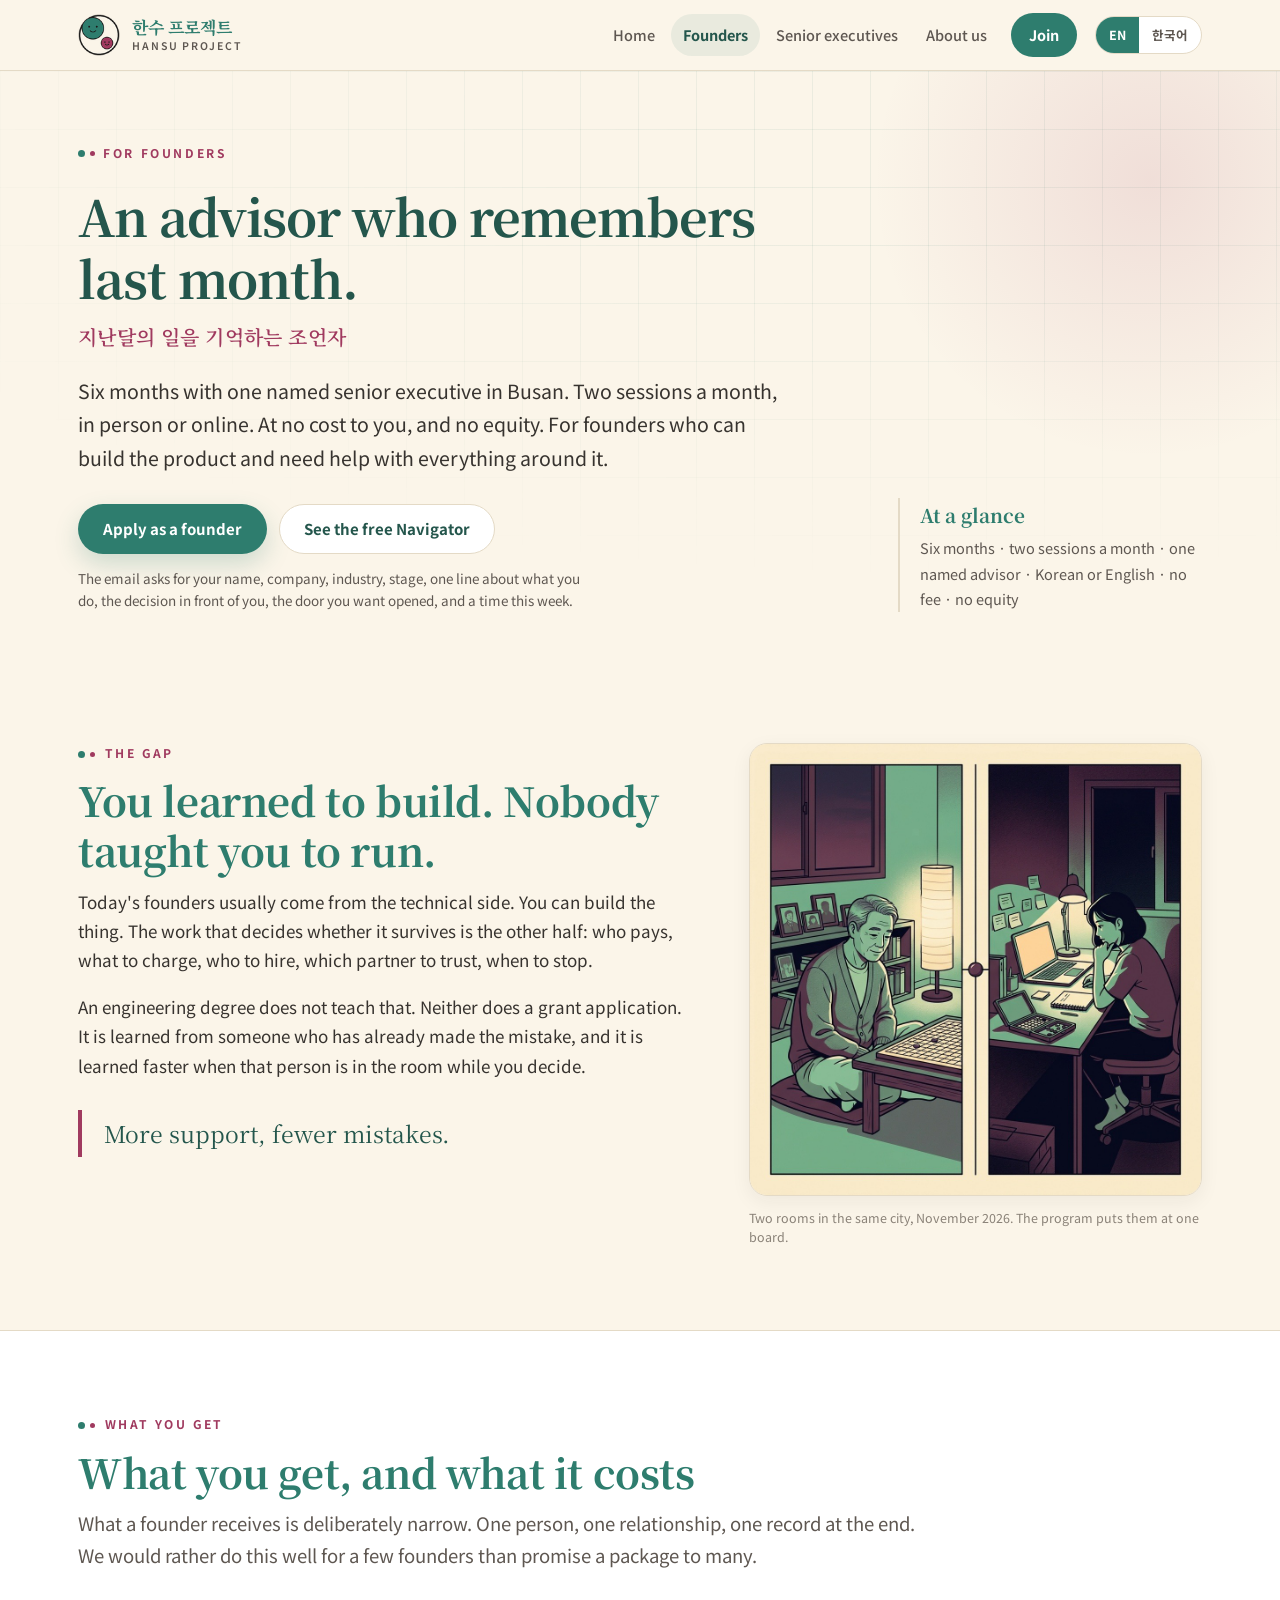
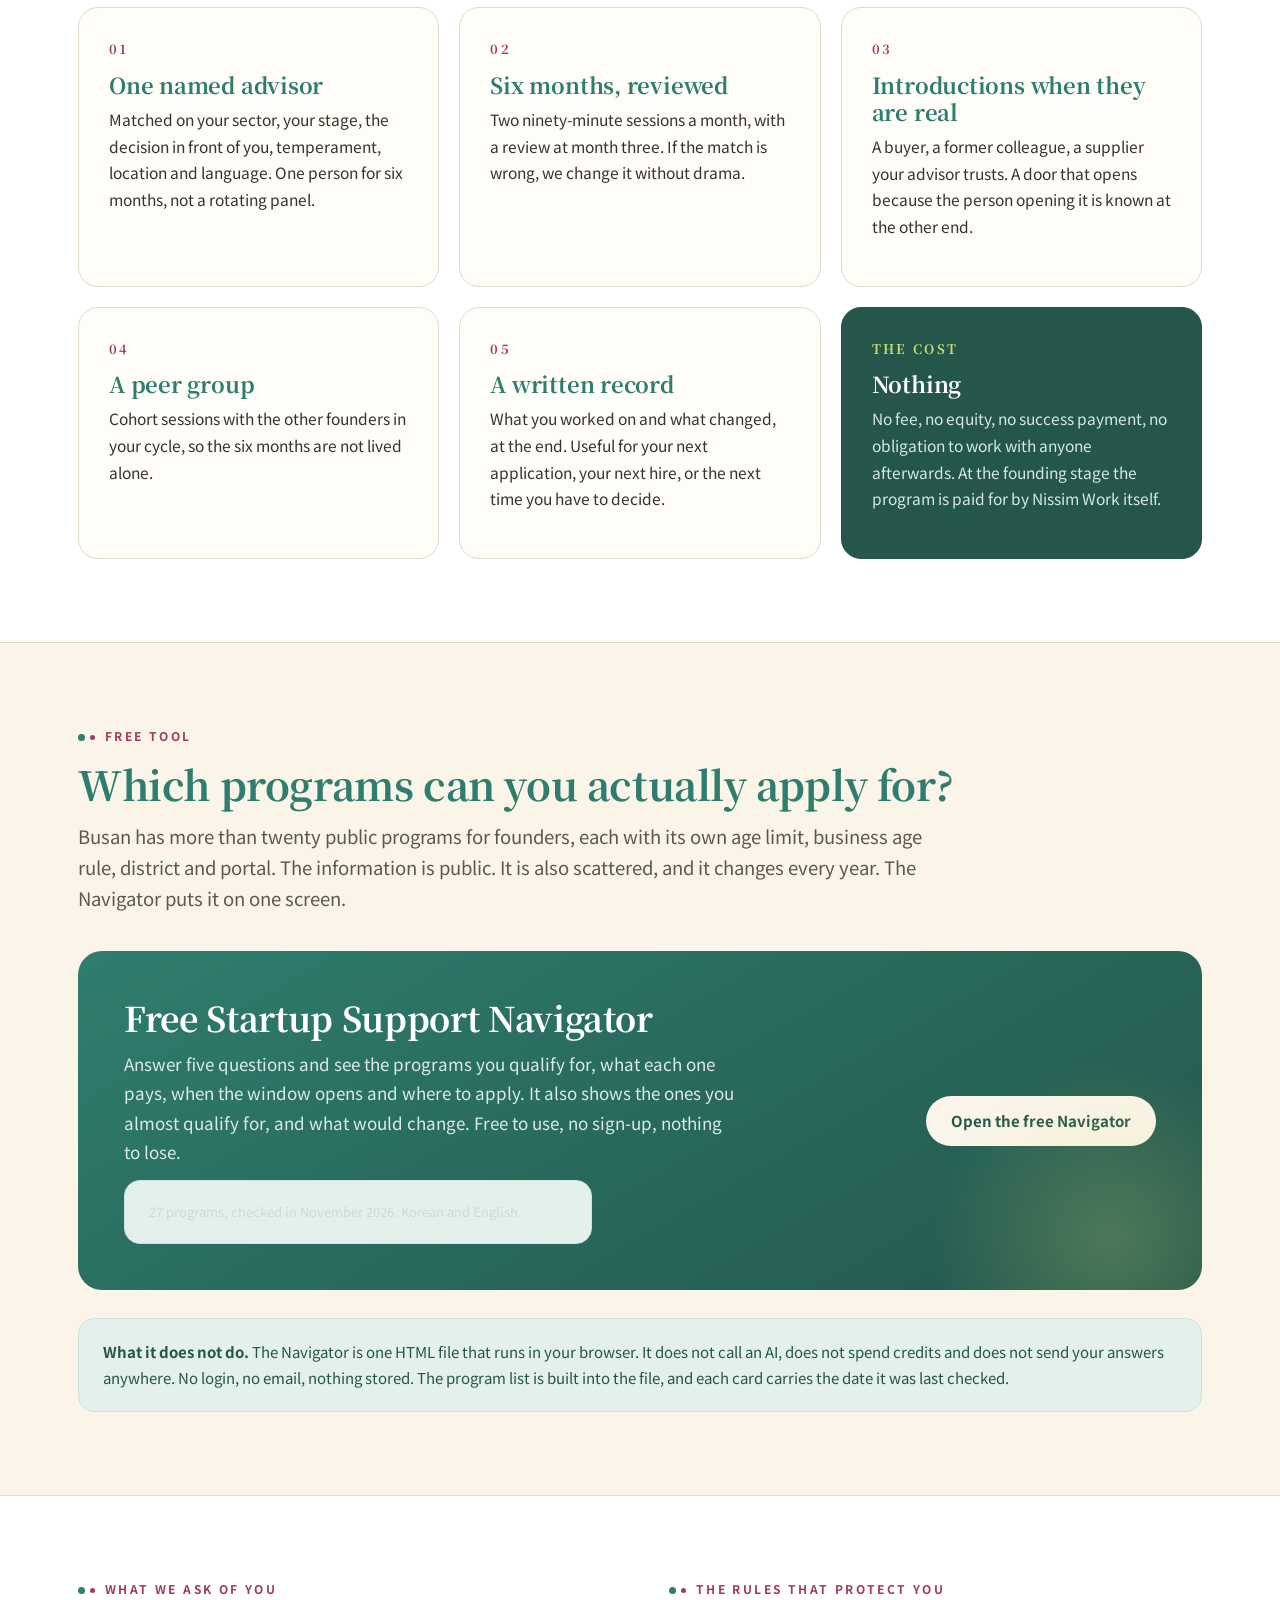
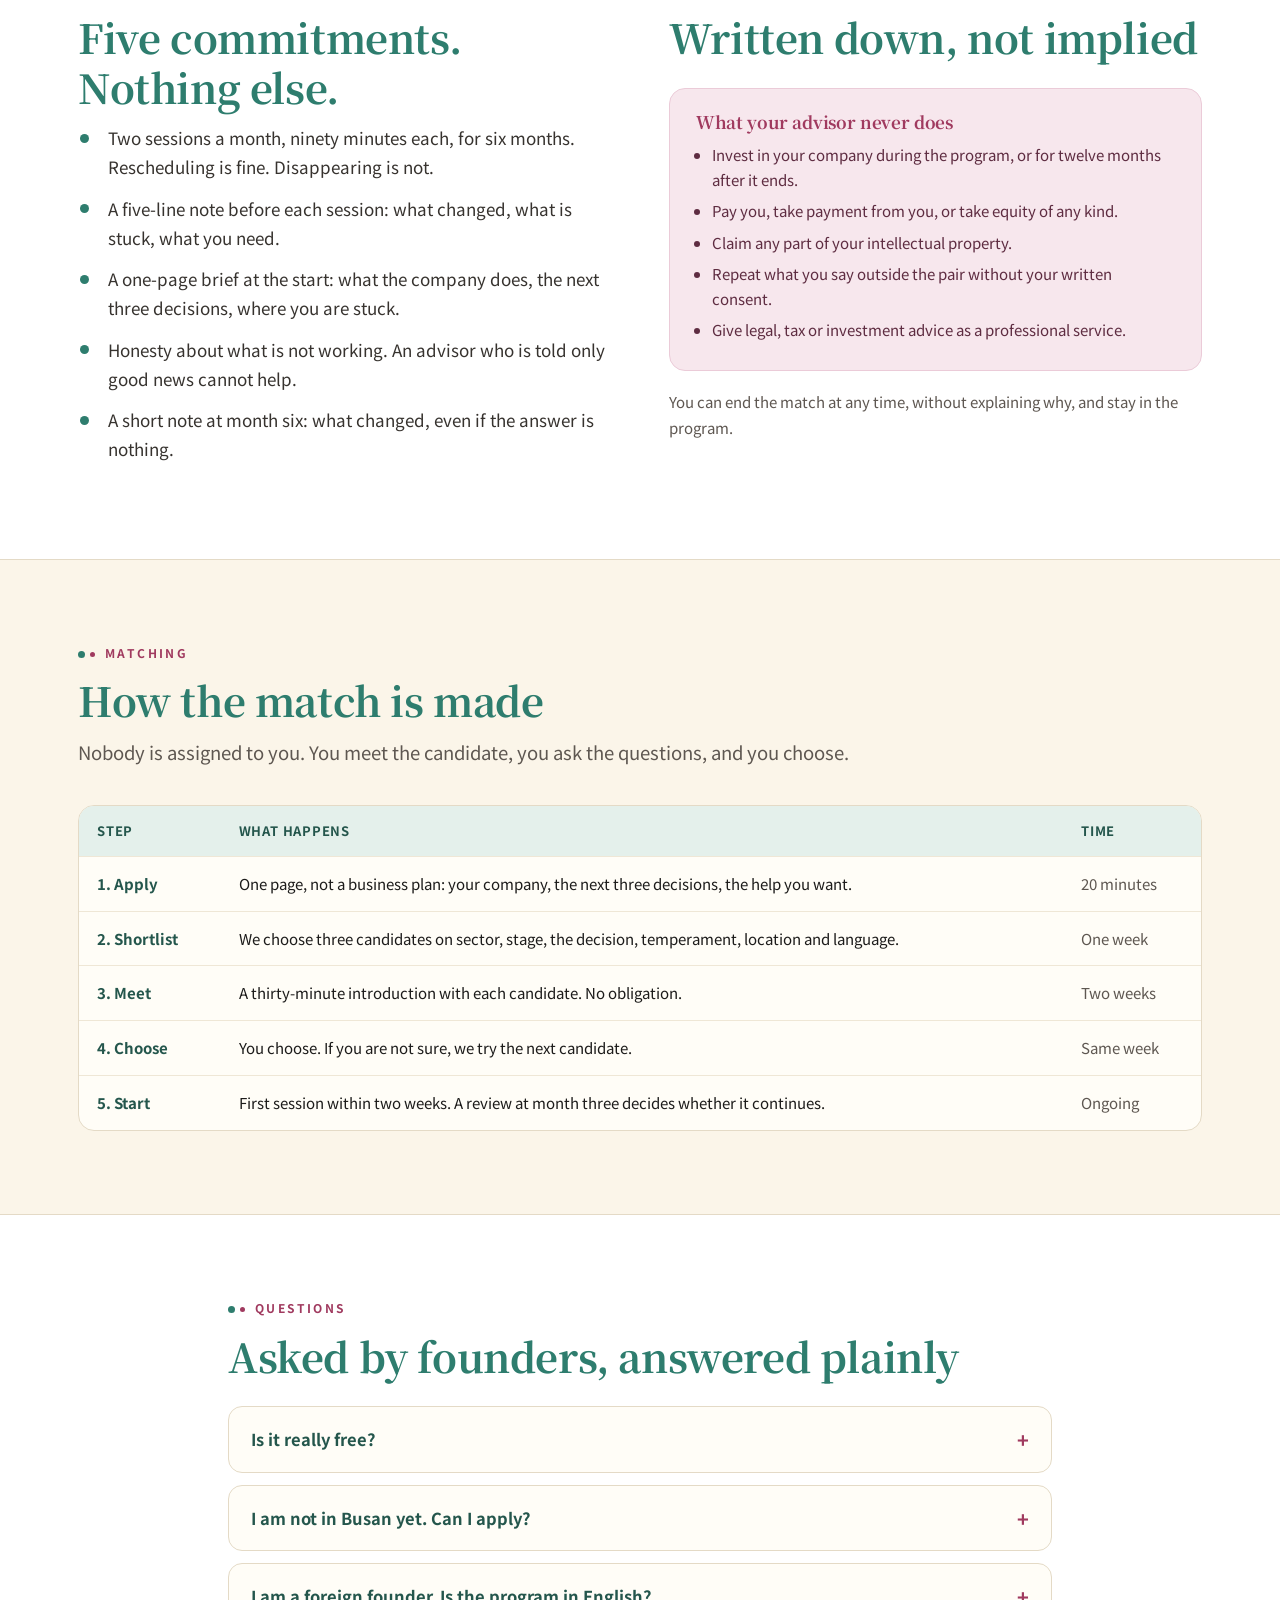
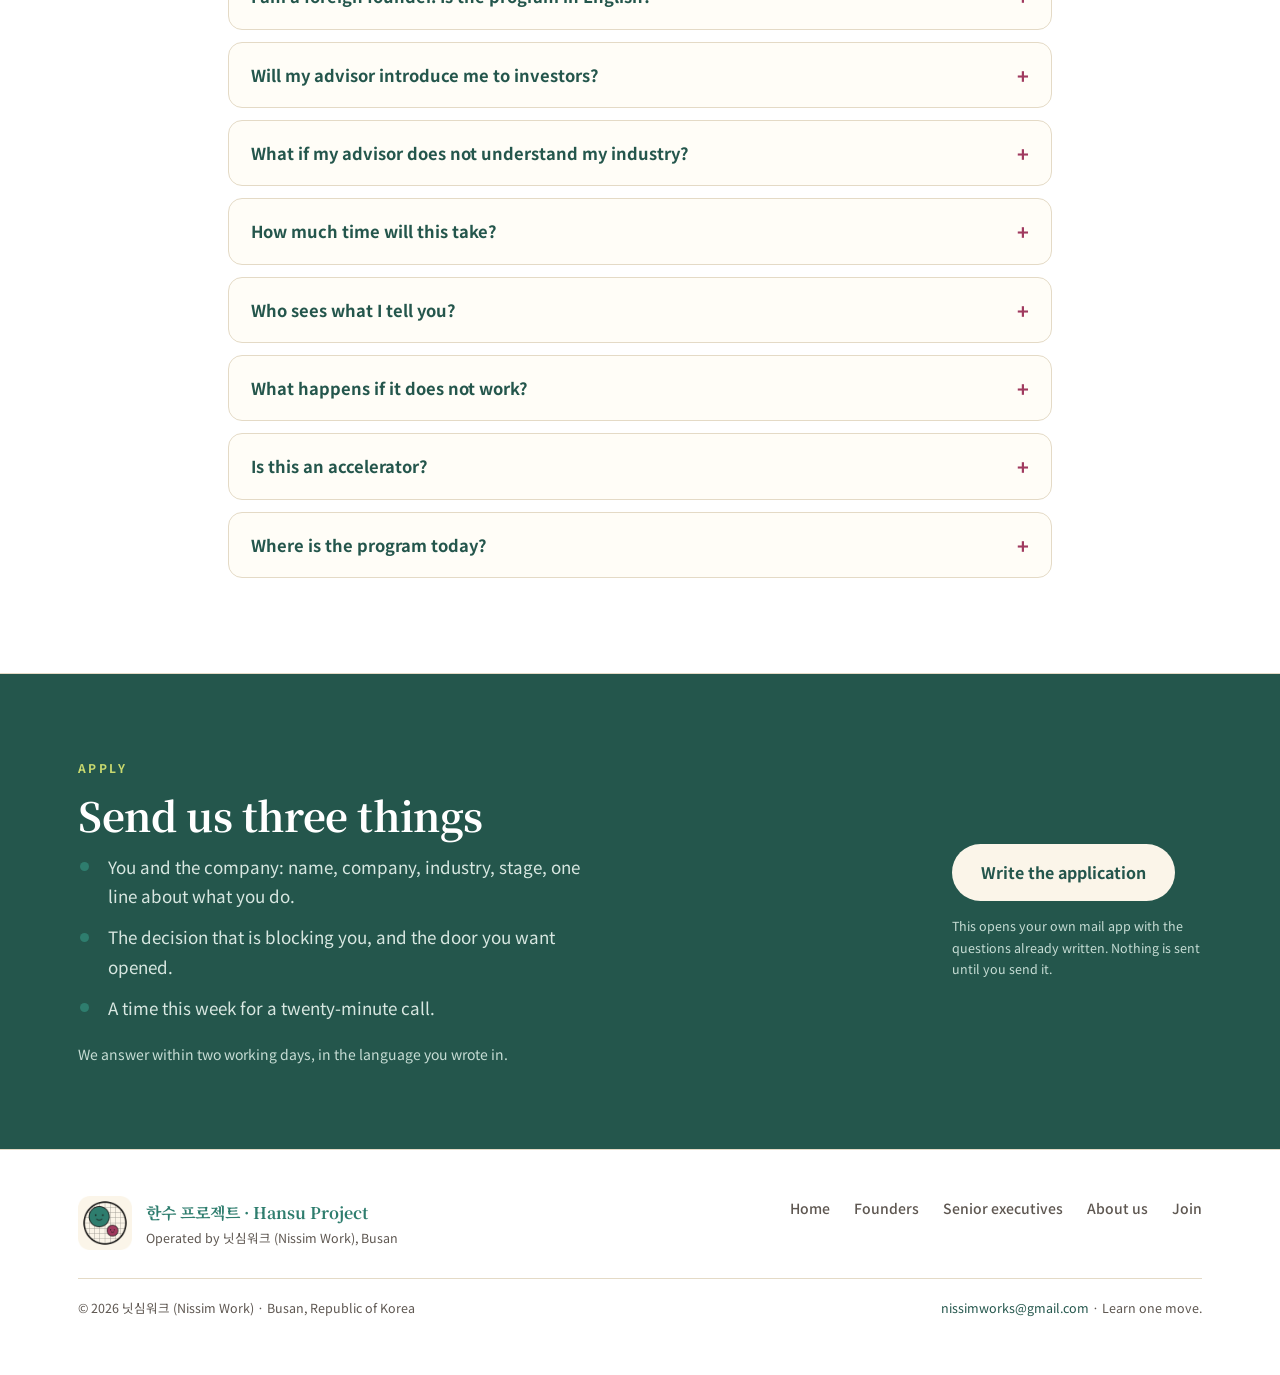
<file: founders.html>
<!doctype html>
<html lang="en" data-title-en="For founders · 한수 프로젝트 Hansu Project" data-title-ko="창업가를 위하여 · 한수 프로젝트">
<head>
<meta charset="utf-8">
<meta name="viewport" content="width=device-width,initial-scale=1">
<title>For founders · 한수 프로젝트 Hansu Project</title>
<meta name="description" content="Six months with one named senior executive in Busan. Two sessions a month, at no cost to the founder, no equity. Plus the free Startup Support Navigator.">
<meta name="theme-color" content="#2E7D6E">
<link rel="canonical" href="https://nissimworks.github.io/hansu-project/founders.html">
<meta property="og:type" content="website">
<meta property="og:site_name" content="한수 프로젝트 · Hansu Project">
<meta property="og:title" content="For founders · 한수 프로젝트 Hansu Project">
<meta property="og:description" content="You learned to build. Nobody taught you to run. Six months with one advisor who has run something, free.">
<meta property="og:url" content="https://nissimworks.github.io/hansu-project/founders.html">
<meta property="og:image" content="https://nissimworks.github.io/hansu-project/assets/og-cover.jpg">
<meta property="og:locale" content="en_US">
<meta property="og:locale:alternate" content="ko_KR">
<meta name="twitter:card" content="summary_large_image">
<link rel="icon" href="assets/hansu-logo-64.png" sizes="64x64" type="image/png">
<link rel="apple-touch-icon" href="assets/hansu-logo-tile.png">
<link rel="preconnect" href="https://fonts.googleapis.com">
<link rel="preconnect" href="https://fonts.gstatic.com" crossorigin>
<link href="https://fonts.googleapis.com/css2?family=Noto+Sans+KR:wght@400;500;700&amp;family=Noto+Serif+KR:wght@500;600;700&amp;display=swap" rel="stylesheet">
<link rel="stylesheet" href="assets/site.css?v=5">
</head>
<body>
<a class="skip" href="#main" data-en="Skip to content" data-ko="본문으로 건너뛰기">Skip to content</a>

<header class="site">
  <div class="wrap hrow">
    <a class="brand" href="index.html" aria-label="한수 프로젝트 Hansu Project">
      <img src="assets/hansu-logo-64.png" alt="한수 프로젝트 circular emblem" width="42" height="42">
      <span class="nm">한수 프로젝트<small>Hansu Project</small></span>
    </a>
    <nav class="main" aria-label="Main">
      <a href="index.html" data-en="Home" data-ko="홈">Home</a>
      <a href="founders.html" aria-current="page" data-en="Founders" data-ko="창업가">Founders</a>
      <a href="seniors.html" data-en="Senior executives" data-ko="선배 경영인">Senior executives</a>
      <a href="about.html" data-en="About us" data-ko="소개">About us</a>
      <a class="join-link" href="join.html" data-en="Join" data-ko="참여">Join</a>
    </nav>
    <div class="lang" role="group" aria-label="Language">
      <button type="button" data-lang="en" class="on" aria-pressed="true">EN</button>
      <button type="button" data-lang="ko" aria-pressed="false">한국어</button>
    </div>
  </div>
</header>

<main id="main">

<section class="page-hero board-bg">
  <div class="wrap hgrid">
    <div>
      <p class="kicker"><span class="stones"><i></i><i></i></span><span data-en="For founders" data-ko="창업가를 위하여">For founders</span></p>
      <h1 data-en="An advisor who remembers last month." data-ko="지난달의 일을 기억하는 조언자.">An advisor who remembers last month.</h1>
      <span class="h1-ko" aria-hidden="true">지난달의 일을 기억하는 조언자</span>
      <p class="lede" data-en="Six months with one named senior executive in Busan. Two sessions a month, in person or online. At no cost to you, and no equity. For founders who can build the product and need help with everything around it." data-ko="부산의 선배 경영인 한 분과 보내는 6개월. 한 달에 두 번, 대면 또는 비대면으로 만납니다. 비용은 없고 지분도 요구하지 않습니다. 제품은 만들 수 있지만 그 둘레의 일이 어려운 창업자를 위한 자리입니다.">Six months with one named senior executive in Busan. Two sessions a month, in person or online. At no cost to you, and no equity. For founders who can build the product and need help with everything around it.</p>
      <div class="cta">
        <a class="btn primary" data-form="founder" href="mailto:nissimworks@gmail.com?subject=%ED%95%9C%EC%88%98%20%ED%94%84%EB%A1%9C%EC%A0%9D%ED%8A%B8%20%C2%B7%20%EC%B0%BD%EC%97%85%EA%B0%80%20%EC%8B%A0%EC%B2%AD%20%28Hansu%20Project%20founder%20application%29&body=%ED%95%9C%EC%88%98%20%ED%94%84%EB%A1%9C%EC%A0%9D%ED%8A%B8%20%C2%B7%20%EC%B0%BD%EC%97%85%EA%B0%80%20%EC%8B%A0%EC%B2%AD%0AHansu%20Project%20%C2%B7%20Founder%20application%0A%0A%5BAbout%20you%5D%0A%EC%84%B1%ED%95%A8%3A%0A%ED%9A%8C%EC%82%AC%EB%AA%85%3A%0A%EC%97%85%EC%A2%85%20%28%ED%95%9C%20%EB%8B%A8%EC%96%B4%EB%A1%9C%20%EC%B6%A9%EB%B6%84%ED%95%A9%EB%8B%88%EB%8B%A4%29%3A%0A%EB%8B%A8%EA%B3%84%20%28%EC%95%84%EC%9D%B4%EB%94%94%EC%96%B4%20%2F%20%EC%B4%88%EA%B8%B0%20%EA%B3%A0%EA%B0%9D%20%2F%20%EC%84%B1%EC%9E%A5%29%3A%0A%0A%5BThe%20company%5D%0A%ED%95%9C%20%EC%A4%84%20%EC%86%8C%EA%B0%9C%3A%20%EB%AC%B4%EC%97%87%EC%9D%84%20%ED%95%98%EA%B3%A0%20%EC%9E%88%EB%8A%94%EC%A7%80%0A%0A%5BThe%20decision%5D%0A%EC%A7%80%EA%B8%88%20%EA%B0%80%EC%9E%A5%20%EB%A7%89%ED%98%80%20%EC%9E%88%EB%8A%94%20%EA%B2%B0%EC%A0%95%20%ED%95%98%EB%82%98%3A%0A%EC%96%B4%EB%96%A4%20%EB%AC%B8%EC%9D%84%20%EC%97%B4%EA%B3%A0%20%EC%8B%B6%EC%9D%80%EC%A7%80%20%28%EC%98%88%3A%20%EC%9D%80%ED%96%89%2C%20%EB%B3%91%EC%9B%90%20%EA%B5%AC%EB%A7%A4%ED%8C%80%2C%20%EC%A0%9C%EC%A1%B0%EC%82%AC%29%3A%0A%0A%5BTime%5D%0A%EC%9D%B4%EB%B2%88%20%EC%A3%BC%EC%97%90%20%EA%B0%80%EB%8A%A5%ED%95%9C%20%ED%86%B5%ED%99%94%20%EC%8B%9C%EA%B0%84%3A%0A%0A%EA%B0%90%EC%82%AC%ED%95%A9%EB%8B%88%EB%8B%A4.%0A" data-en="Apply as a founder" data-ko="창업가로 신청하기">Apply as a founder</a>
        <a class="btn ghost" href="#navigator" data-en="See the free Navigator" data-ko="무료 내비게이터 보기">See the free Navigator</a>
      </div>
      <p class="cta-note" data-en="The email asks for your name, company, industry, stage, one line about what you do, the decision in front of you, the door you want opened, and a time this week." data-ko="메일에는 성함, 회사명, 업종, 단계, 한 줄 소개, 지금 막힌 결정 하나, 열고 싶은 문, 이번 주 통화 시간을 적으시면 됩니다.">The email asks for your name, company, industry, stage, one line about what you do, the decision in front of you, the door you want opened, and a time this week.</p>
    </div>
    <div class="side">
      <b data-en="At a glance" data-ko="한눈에">At a glance</b>
      <span data-en="Six months · two sessions a month · one named advisor · Korean or English · no fee · no equity" data-ko="6개월 · 한 달 두 번 · 이름이 있는 조언자 한 분 · 한국어 또는 영어 · 참가비 없음 · 지분 없음">Six months · two sessions a month · one named advisor · Korean or English · no fee · no equity</span>
    </div>
  </div>
</section>

<section>
  <div class="wrap">
    <div class="split wide-left">
      <div class="prose">
        <span class="eyebrow"><span class="stones"><i></i><i></i></span><span data-en="The gap" data-ko="빈틈">The gap</span></span>
        <h2 data-en="You learned to build. Nobody taught you to run." data-ko="만드는 법은 배웠습니다. 운영하는 법은 배우지 못했습니다.">You learned to build. Nobody taught you to run.</h2>
        <p data-en="Today's founders usually come from the technical side. You can build the thing. The work that decides whether it survives is the other half: who pays, what to charge, who to hire, which partner to trust, when to stop." data-ko="오늘의 창업자는 대개 기술 쪽에서 출발합니다. 만드는 일은 할 수 있습니다. 그 회사가 살아남을지를 정하는 것은 나머지 절반입니다. 누가 돈을 내는지, 얼마를 받아야 하는지, 누구를 채용할지, 어떤 파트너를 믿을지, 언제 멈춰야 하는지.">Today's founders usually come from the technical side. You can build the thing. The work that decides whether it survives is the other half: who pays, what to charge, who to hire, which partner to trust, when to stop.</p>
        <p data-en="An engineering degree does not teach that. Neither does a grant application. It is learned from someone who has already made the mistake, and it is learned faster when that person is in the room while you decide." data-ko="공학 학위가 가르쳐 주지 않습니다. 지원사업 신청서도 가르쳐 주지 않습니다. 그 실수를 이미 해 본 사람에게 배우는 것이고, 결정을 내리는 자리에 그 사람이 함께 있을 때 더 빨리 배웁니다.">An engineering degree does not teach that. Neither does a grant application. It is learned from someone who has already made the mistake, and it is learned faster when that person is in the room while you decide.</p>
        <blockquote class="pull">
          <span data-en="More support, fewer mistakes." data-ko="더 많은 지원, 더 적은 실수.">More support, fewer mistakes.</span>
        </blockquote>
      </div>
      <figure>
        <img src="assets/story-two-panels.jpg" alt="Two rooms in the same city: a retired executive alone with a baduk board, a founder alone at a laptop at night" width="1024" height="1024">
        <figcaption data-en="Two rooms in the same city, November 2026. The program puts them at one board." data-ko="같은 도시의 두 방, 2026년 11월. 사업은 두 사람을 한 바둑판에 앉힙니다.">Two rooms in the same city, November 2026. The program puts them at one board.</figcaption>
      </figure>
    </div>
  </div>
</section>

<section class="alt">
  <div class="wrap">
    <span class="eyebrow"><span class="stones"><i></i><i></i></span><span data-en="What you get" data-ko="받으시는 것">What you get</span></span>
    <h2 data-en="What you get, and what it costs" data-ko="받으시는 것, 그리고 비용">What you get, and what it costs</h2>
    <p class="sub" data-en="What a founder receives is deliberately narrow. One person, one relationship, one record at the end. We would rather do this well for a few founders than promise a package to many." data-ko="창업자가 받는 것은 의도적으로 좁습니다. 한 사람, 한 관계, 마지막에 남는 기록 하나입니다. 많은 창업자에게 패키지를 약속하기보다 소수에게 이 일을 제대로 하겠습니다.">What a founder receives is deliberately narrow. One person, one relationship, one record at the end. We would rather do this well for a few founders than promise a package to many.</p>
    <div class="cards three">
      <div class="card">
        <div class="num" data-en="01" data-ko="01">01</div>
        <h3 data-en="One named advisor" data-ko="이름이 있는 조언자 한 분">One named advisor</h3>
        <p data-en="Matched on your sector, your stage, the decision in front of you, temperament, location and language. One person for six months, not a rotating panel." data-ko="업종, 단계, 지금 마주한 결정, 성향, 지역, 언어를 기준으로 연결합니다. 6개월 동안 한 사람이며, 매달 바뀌는 전문가 패널이 아닙니다.">Matched on your sector, your stage, the decision in front of you, temperament, location and language. One person for six months, not a rotating panel.</p>
      </div>
      <div class="card">
        <div class="num" data-en="02" data-ko="02">02</div>
        <h3 data-en="Six months, reviewed" data-ko="6개월, 그리고 점검">Six months, reviewed</h3>
        <p data-en="Two ninety-minute sessions a month, with a review at month three. If the match is wrong, we change it without drama." data-ko="한 달 두 번, 90분씩 만납니다. 3개월 차에 점검합니다. 맞지 않으면 소란 없이 바꿉니다.">Two ninety-minute sessions a month, with a review at month three. If the match is wrong, we change it without drama.</p>
      </div>
      <div class="card">
        <div class="num" data-en="03" data-ko="03">03</div>
        <h3 data-en="Introductions when they are real" data-ko="진짜일 때만 소개">Introductions when they are real</h3>
        <p data-en="A buyer, a former colleague, a supplier your advisor trusts. A door that opens because the person opening it is known at the other end." data-ko="구매 담당자, 오래 아는 동료, 조언자가 신뢰하는 공급사. 문을 여는 사람이 그 문 너머에서 알려진 사람이기 때문에 열리는 소개입니다.">A buyer, a former colleague, a supplier your advisor trusts. A door that opens because the person opening it is known at the other end.</p>
      </div>
      <div class="card">
        <div class="num" data-en="04" data-ko="04">04</div>
        <h3 data-en="A peer group" data-ko="동료 창업자">A peer group</h3>
        <p data-en="Cohort sessions with the other founders in your cycle, so the six months are not lived alone." data-ko="같은 기수의 다른 창업자들과 함께하는 모임입니다. 6개월을 혼자 보내지 않도록.">Cohort sessions with the other founders in your cycle, so the six months are not lived alone.</p>
      </div>
      <div class="card">
        <div class="num" data-en="05" data-ko="05">05</div>
        <h3 data-en="A written record" data-ko="남는 기록">A written record</h3>
        <p data-en="What you worked on and what changed, at the end. Useful for your next application, your next hire, or the next time you have to decide." data-ko="무엇을 함께 고민했고 무엇이 바뀌었는지 마지막에 정리해 드립니다. 다음 지원서에, 다음 채용에, 다음 결정에 쓸 수 있습니다.">What you worked on and what changed, at the end. Useful for your next application, your next hire, or the next time you have to decide.</p>
      </div>
      <div class="card" style="background:var(--jade-deep);border-color:var(--jade-deep)">
        <div class="num" style="color:var(--lime)" data-en="The cost" data-ko="비용">The cost</div>
        <h3 style="color:#fff" data-en="Nothing" data-ko="없습니다">Nothing</h3>
        <p style="color:#D8E7E1" data-en="No fee, no equity, no success payment, no obligation to work with anyone afterwards. At the founding stage the program is paid for by Nissim Work itself." data-ko="참가비도, 지분도, 성공 보수도, 이후 협업 의무도 없습니다. 창립 단계인 지금은 닛심워크가 직접 부담합니다.">No fee, no equity, no success payment, no obligation to work with anyone afterwards. At the founding stage the program is paid for by Nissim Work itself.</p>
      </div>
    </div>
  </div>
</section>

<section id="navigator">
  <div class="wrap">
    <span class="eyebrow"><span class="stones"><i></i><i></i></span><span data-en="Free tool" data-ko="무료 도구">Free tool</span></span>
    <h2 data-en="Which programs can you actually apply for?" data-ko="어떤 지원사업에 실제로 신청할 수 있습니까?">Which programs can you actually apply for?</h2>
    <p class="sub" data-en="Busan has more than twenty public programs for founders, each with its own age limit, business age rule, district and portal. The information is public. It is also scattered, and it changes every year. The Navigator puts it on one screen." data-ko="부산에는 창업자를 위한 공공사업이 스무 개 넘게 있습니다. 연령 제한도, 업력 기준도, 자치구도, 접수처도 모두 다릅니다. 정보는 공개되어 있지만 흩어져 있고 해마다 바뀝니다. 내비게이터는 그것을 한 화면에 모읍니다.">Busan has more than twenty public programs for founders, each with its own age limit, business age rule, district and portal. The information is public. It is also scattered, and it changes every year. The Navigator puts it on one screen.</p>
    <div class="band">
      <div>
        <h2 data-en="Free Startup Support Navigator" data-ko="무료 스타트업 지원 내비게이터">Free Startup Support Navigator</h2>
        <p data-en="Answer five questions and see the programs you qualify for, what each one pays, when the window opens and where to apply. It also shows the ones you almost qualify for, and what would change. Free to use, no sign-up, nothing to lose." data-ko="다섯 가지만 고르면 신청 가능한 사업, 지원 내용, 신청 기간, 접수처가 나옵니다. 조건을 거의 충족하는 사업과 무엇이 달라지면 가능한지도 함께 보여 줍니다. 무료이고, 가입도 필요 없으며, 잃을 것도 없습니다.">Answer five questions and see the programs you qualify for, what each one pays, when the window opens and where to apply. It also shows the ones you almost qualify for, and what would change. Free to use, no sign-up, nothing to lose.</p>
        <p class="note" data-en="27 programs, checked in November 2026. Korean and English." data-ko="지원사업 27개, 2026년 11월 확인. 한국어와 영어.">27 programs, checked in November 2026. Korean and English.</p>
      </div>
      <a class="btn" href="navigator.html" data-en="Open the free Navigator" data-ko="무료 내비게이터 열기">Open the free Navigator</a>
    </div>
    <div class="note">
      <b data-en="What it does not do." data-ko="하지 않는 일.">What it does not do.</b>
      <span data-en=" The Navigator is one HTML file that runs in your browser. It does not call an AI, does not spend credits and does not send your answers anywhere. No login, no email, nothing stored. The program list is built into the file, and each card carries the date it was last checked." data-ko=" 내비게이터는 브라우저 안에서 도는 HTML 파일 하나입니다. 인공지능을 부르지 않고, 크레딧을 쓰지 않으며, 입력한 내용을 어디로도 보내지 않습니다. 로그인도, 이메일도, 저장되는 정보도 없습니다. 사업 목록은 파일 안에 들어 있고, 카드마다 마지막 확인 날짜가 적혀 있습니다."> The Navigator is one HTML file that runs in your browser. It does not call an AI, does not spend credits and does not send your answers anywhere. No login, no email, nothing stored. The program list is built into the file, and each card carries the date it was last checked.</span>
    </div>
  </div>
</section>

<section class="alt">
  <div class="wrap">
    <div class="split">
      <div>
        <span class="eyebrow"><span class="stones"><i></i><i></i></span><span data-en="What we ask of you" data-ko="부탁드리는 것">What we ask of you</span></span>
        <h2 data-en="Five commitments. Nothing else." data-ko="다섯 가지 약속. 그 밖에는 없습니다.">Five commitments. Nothing else.</h2>
        <ol class="checks">
          <li data-en="Two sessions a month, ninety minutes each, for six months. Rescheduling is fine. Disappearing is not." data-ko="6개월 동안 한 달 두 번, 90분씩 만납니다. 일정 변경은 괜찮습니다. 연락이 끊기는 것은 어렵습니다.">Two sessions a month, ninety minutes each, for six months. Rescheduling is fine. Disappearing is not.</li>
          <li data-en="A five-line note before each session: what changed, what is stuck, what you need." data-ko="매 회기 전 다섯 줄 메모: 무엇이 바뀌었는지, 무엇이 막혔는지, 무엇이 필요한지.">A five-line note before each session: what changed, what is stuck, what you need.</li>
          <li data-en="A one-page brief at the start: what the company does, the next three decisions, where you are stuck." data-ko="시작할 때 한 장 브리핑: 회사가 하는 일, 앞으로의 세 가지 결정, 막힌 지점.">A one-page brief at the start: what the company does, the next three decisions, where you are stuck.</li>
          <li data-en="Honesty about what is not working. An advisor who is told only good news cannot help." data-ko="잘 되지 않는 것에 대한 솔직함. 좋은 소식만 듣는 조언자는 도울 수 없습니다.">Honesty about what is not working. An advisor who is told only good news cannot help.</li>
          <li data-en="A short note at month six: what changed, even if the answer is nothing." data-ko="6개월 차 짧은 메모: 무엇이 바뀌었는지. 바뀐 것이 없다는 답도 괜찮습니다.">A short note at month six: what changed, even if the answer is nothing.</li>
        </ol>
      </div>
      <div>
        <span class="eyebrow"><span class="stones"><i></i><i></i></span><span data-en="The rules that protect you" data-ko="창업자를 지키는 원칙">The rules that protect you</span></span>
        <h2 data-en="Written down, not implied" data-ko="말이 아니라 문서로">Written down, not implied</h2>
        <div class="stop">
          <h4 data-en="What your advisor never does" data-ko="조언자가 하지 않는 일">What your advisor never does</h4>
          <ul>
            <li data-en="Invest in your company during the program, or for twelve months after it ends." data-ko="프로그램 기간과 종료 후 12개월 동안 회사에 투자하지 않습니다.">Invest in your company during the program, or for twelve months after it ends.</li>
            <li data-en="Pay you, take payment from you, or take equity of any kind." data-ko="창업자에게 돈을 주거나 받지 않고, 어떤 형태의 지분도 받지 않습니다.">Pay you, take payment from you, or take equity of any kind.</li>
            <li data-en="Claim any part of your intellectual property." data-ko="지식재산권의 어떤 부분도 주장하지 않습니다.">Claim any part of your intellectual property.</li>
            <li data-en="Repeat what you say outside the pair without your written consent." data-ko="서면 동의 없이 두 사람 사이의 이야기를 밖으로 옮기지 않습니다.">Repeat what you say outside the pair without your written consent.</li>
            <li data-en="Give legal, tax or investment advice as a professional service." data-ko="법률, 세무, 투자 자문을 전문 서비스로 제공하지 않습니다.">Give legal, tax or investment advice as a professional service.</li>
          </ul>
        </div>
        <p class="prose" style="margin-top:18px;font-size:15px;color:var(--muted)" data-en="You can end the match at any time, without explaining why, and stay in the program." data-ko="언제든 이유를 밝히지 않고 매칭을 끝낼 수 있고, 프로그램에는 남으실 수 있습니다.">You can end the match at any time, without explaining why, and stay in the program.</p>
      </div>
    </div>
  </div>
</section>

<section>
  <div class="wrap">
    <span class="eyebrow"><span class="stones"><i></i><i></i></span><span data-en="Matching" data-ko="매칭">Matching</span></span>
    <h2 data-en="How the match is made" data-ko="어떻게 연결하는가">How the match is made</h2>
    <p class="sub" data-en="Nobody is assigned to you. You meet the candidate, you ask the questions, and you choose." data-ko="일방적으로 배정하지 않습니다. 후보를 만나고, 질문하시고, 직접 고르십니다.">Nobody is assigned to you. You meet the candidate, you ask the questions, and you choose.</p>
    <div class="tablewrap">
      <table>
        <thead>
          <tr><th data-en="Step" data-ko="단계">Step</th><th data-en="What happens" data-ko="내용">What happens</th><th data-en="Time" data-ko="기간">Time</th></tr>
        </thead>
        <tbody>
          <tr><td><b data-en="1. Apply" data-ko="1. 신청">1. Apply</b></td><td data-en="One page, not a business plan: your company, the next three decisions, the help you want." data-ko="사업계획서가 아니라 한 장입니다. 회사, 앞으로의 세 가지 결정, 원하시는 도움.">One page, not a business plan: your company, the next three decisions, the help you want.</td><td class="nowrap" data-en="20 minutes" data-ko="20분">20 minutes</td></tr>
          <tr><td><b data-en="2. Shortlist" data-ko="2. 후보 선정">2. Shortlist</b></td><td data-en="We choose three candidates on sector, stage, the decision, temperament, location and language." data-ko="업종, 단계, 해당 결정, 성향, 지역, 언어 여섯 가지 기준으로 세 분을 고릅니다.">We choose three candidates on sector, stage, the decision, temperament, location and language.</td><td class="nowrap" data-en="One week" data-ko="1주일">One week</td></tr>
          <tr><td><b data-en="3. Meet" data-ko="3. 만남">3. Meet</b></td><td data-en="A thirty-minute introduction with each candidate. No obligation." data-ko="후보 한 분씩 30분 소개 면담. 의무는 없습니다.">A thirty-minute introduction with each candidate. No obligation.</td><td class="nowrap" data-en="Two weeks" data-ko="2주일">Two weeks</td></tr>
          <tr><td><b data-en="4. Choose" data-ko="4. 선택">4. Choose</b></td><td data-en="You choose. If you are not sure, we try the next candidate." data-ko="창업자가 고르십니다. 확신이 없으면 다음 후보로 넘어갑니다.">You choose. If you are not sure, we try the next candidate.</td><td class="nowrap" data-en="Same week" data-ko="같은 주">Same week</td></tr>
          <tr><td><b data-en="5. Start" data-ko="5. 시작">5. Start</b></td><td data-en="First session within two weeks. A review at month three decides whether it continues." data-ko="2주 안에 첫 면담. 3개월 차 점검에서 지속 여부를 정합니다.">First session within two weeks. A review at month three decides whether it continues.</td><td class="nowrap" data-en="Ongoing" data-ko="이후 계속">Ongoing</td></tr>
        </tbody>
      </table>
    </div>
  </div>
</section>

<section class="alt" id="questions">
  <div class="wrap narrow">
    <span class="eyebrow"><span class="stones"><i></i><i></i></span><span data-en="Questions" data-ko="자주 묻는 질문">Questions</span></span>
    <h2 data-en="Asked by founders, answered plainly" data-ko="창업자가 실제로 묻는 것들">Asked by founders, answered plainly</h2>
    <div style="margin-top:26px">
      <details>
        <summary data-en="Is it really free?" data-ko="정말 무료입니까?">Is it really free?</summary>
        <p data-en="Yes. No fee, no equity, no success payment. At the founding stage the program is paid for by Nissim Work itself, so there is no outside funder whose terms you would be accepting." data-ko="그렇습니다. 참가비도, 지분도, 성공 보수도 없습니다. 창립 단계인 지금은 닛심워크가 직접 부담하므로, 창업자가 받아들여야 할 외부 재원의 조건도 없습니다.">Yes. No fee, no equity, no success payment. At the founding stage the program is paid for by Nissim Work itself, so there is no outside funder whose terms you would be accepting.</p>
      </details>
      <details>
        <summary data-en="I am not in Busan yet. Can I apply?" data-ko="아직 부산에 없는데 신청할 수 있습니까?">I am not in Busan yet. Can I apply?</summary>
        <p data-en="If you are registered in Busan, or moving here within three months, yes. Tell us the date in your application." data-ko="부산에 사업자등록이 있거나, 석 달 안에 부산으로 오실 예정이면 가능합니다. 신청서에 시기를 적어 주십시오.">If you are registered in Busan, or moving here within three months, yes. Tell us the date in your application.</p>
      </details>
      <details>
        <summary data-en="I am a foreign founder. Is the program in English?" data-ko="외국인 창업자인데 영어로 진행됩니까?">I am a foreign founder. Is the program in English?</summary>
        <p data-en="Yes. Sessions run in Korean or English, and foreign founders are matched in the same way as Korean founders. The Navigator is bilingual too." data-ko="그렇습니다. 면담은 한국어 또는 영어로 진행하며, 외국인 창업자도 내국인 창업자와 같은 방식으로 연결합니다. 내비게이터도 한국어와 영어를 함께 지원합니다.">Yes. Sessions run in Korean or English, and foreign founders are matched in the same way as Korean founders. The Navigator is bilingual too.</p>
      </details>
      <details>
        <summary data-en="Will my advisor introduce me to investors?" data-ko="조언자가 투자자를 소개해 줍니까?">Will my advisor introduce me to investors?</summary>
        <p data-en="Maybe, if the introduction is genuine. We do not promise fundraising, and an advisor who promises investment is breaking our rules." data-ko="진짜 연결이 있을 때는 소개할 수 있습니다. 다만 투자 유치를 약속하지 않으며, 투자를 약속하는 조언자는 저희 원칙을 어기는 것입니다.">Maybe, if the introduction is genuine. We do not promise fundraising, and an advisor who promises investment is breaking our rules.</p>
      </details>
      <details>
        <summary data-en="What if my advisor does not understand my industry?" data-ko="조언자가 우리 업종을 모르면 어떻게 합니까?">What if my advisor does not understand my industry?</summary>
        <p data-en="Tell us. Sector fit is one of six matching criteria, and changing the match is normal, not rude." data-ko="저희에게 말씀해 주십시오. 업종 적합성은 여섯 가지 매칭 기준 가운데 하나이고, 재매칭은 실례가 아니라 정상입니다.">Tell us. Sector fit is one of six matching criteria, and changing the match is normal, not rude.</p>
      </details>
      <details>
        <summary data-en="How much time will this take?" data-ko="시간은 얼마나 걸립니까?">How much time will this take?</summary>
        <p data-en="About four hours a month, including preparation. Less than most grant applications." data-ko="준비 시간을 포함해 한 달 네 시간 정도입니다. 대부분의 지원사업 신청서보다 적습니다.">About four hours a month, including preparation. Less than most grant applications.</p>
      </details>
      <details>
        <summary data-en="Who sees what I tell you?" data-ko="제가 한 이야기를 누가 봅니까?">Who sees what I tell you?</summary>
        <p data-en="The person who runs the program, and the advisor you choose. Your application is not published, and nothing about your company appears anywhere without your written consent." data-ko="사업을 운영하는 사람과, 창업자가 선택한 조언자입니다. 신청서는 공개되지 않으며, 서면 동의 없이 회사에 대한 어떤 내용도 밖에 나가지 않습니다.">The person who runs the program, and the advisor you choose. Your application is not published, and nothing about your company appears anywhere without your written consent.</p>
      </details>
      <details>
        <summary data-en="What happens if it does not work?" data-ko="잘 맞지 않으면 어떻게 됩니까?">What happens if it does not work?</summary>
        <p data-en="Tell us at any point. We change the match or end it, and you stay in the program. There is a review at month three for exactly this reason." data-ko="언제든 말씀해 주십시오. 매칭을 바꾸거나 끝내고, 창업자는 프로그램에 남습니다. 3개월 차 점검은 바로 이 일을 위한 자리입니다.">Tell us at any point. We change the match or end it, and you stay in the program. There is a review at month three for exactly this reason.</p>
      </details>
      <details>
        <summary data-en="Is this an accelerator?" data-ko="액셀러레이터입니까?">Is this an accelerator?</summary>
        <p data-en="No. No money, no desk, no demo day. One advisor, six months, and a tool that helps you find the public programs that do offer money, space and training." data-ko="아닙니다. 투자금도, 사무 공간도, 데모데이도 없습니다. 조언자 한 분과의 6개월, 그리고 지원금과 공간과 교육을 제공하는 공공사업을 찾아 주는 도구입니다.">No. No money, no desk, no demo day. One advisor, six months, and a tool that helps you find the public programs that do offer money, space and training.</p>
      </details>
      <details>
        <summary data-en="Where is the program today?" data-ko="지금 사업은 어디까지 와 있습니까?">Where is the program today?</summary>
        <p data-en="The founding circle is forming: three seats for senior executives, two open, and the first full cohort follows the pilot. Before you commit, we will tell you honestly who is seated and what the pilot will look like." data-ko="창립 서클을 만들고 있습니다. 선배 경영인 자리 세 개 가운데 두 자리가 비어 있고, 정식 1기는 시범 운영 뒤에 시작합니다. 참여를 결정하시기 전에 누가 함께하고 있고 시범 운영이 어떤 모습일지 솔직하게 말씀드리겠습니다.">The founding circle is forming: three seats for senior executives, two open, and the first full cohort follows the pilot. Before you commit, we will tell you honestly who is seated and what the pilot will look like.</p>
      </details>
    </div>
  </div>
</section>

<section class="deep">
  <div class="wrap split">
    <div>
      <span class="eyebrow"><span data-en="Apply" data-ko="신청">Apply</span></span>
      <h2 data-en="Send us three things" data-ko="세 가지만 보내 주십시오">Send us three things</h2>
      <ol class="checks" style="color:#D8E7E1">
        <li style="color:#D8E7E1" data-en="You and the company: name, company, industry, stage, one line about what you do." data-ko="본인과 회사: 성함, 회사명, 업종, 단계, 한 줄 소개.">You and the company: name, company, industry, stage, one line about what you do.</li>
        <li style="color:#D8E7E1" data-en="The decision that is blocking you, and the door you want opened." data-ko="지금 막혀 있는 결정 하나, 그리고 열고 싶은 문.">The decision that is blocking you, and the door you want opened.</li>
        <li style="color:#D8E7E1" data-en="A time this week for a twenty-minute call." data-ko="이번 주 20분 통화가 가능한 시간.">A time this week for a twenty-minute call.</li>
      </ol>
      <p style="color:#C7DDD5;font-size:14px;margin-top:20px" data-en="We answer within two working days, in the language you wrote in." data-ko="보내신 언어로 두 영업일 안에 답장드립니다.">We answer within two working days, in the language you wrote in.</p>
    </div>
    <div style="align-self:center;justify-self:end">
      <a class="btn" style="background:var(--cream);color:var(--jade-deep);font-size:16px;padding:18px 28px" data-form="founder" href="mailto:nissimworks@gmail.com?subject=%ED%95%9C%EC%88%98%20%ED%94%84%EB%A1%9C%EC%A0%9D%ED%8A%B8%20%C2%B7%20%EC%B0%BD%EC%97%85%EA%B0%80%20%EC%8B%A0%EC%B2%AD%20%28Hansu%20Project%20founder%20application%29&body=%ED%95%9C%EC%88%98%20%ED%94%84%EB%A1%9C%EC%A0%9D%ED%8A%B8%20%C2%B7%20%EC%B0%BD%EC%97%85%EA%B0%80%20%EC%8B%A0%EC%B2%AD%0AHansu%20Project%20%C2%B7%20Founder%20application%0A%0A%5BAbout%20you%5D%0A%EC%84%B1%ED%95%A8%3A%0A%ED%9A%8C%EC%82%AC%EB%AA%85%3A%0A%EC%97%85%EC%A2%85%20%28%ED%95%9C%20%EB%8B%A8%EC%96%B4%EB%A1%9C%20%EC%B6%A9%EB%B6%84%ED%95%A9%EB%8B%88%EB%8B%A4%29%3A%0A%EB%8B%A8%EA%B3%84%20%28%EC%95%84%EC%9D%B4%EB%94%94%EC%96%B4%20%2F%20%EC%B4%88%EA%B8%B0%20%EA%B3%A0%EA%B0%9D%20%2F%20%EC%84%B1%EC%9E%A5%29%3A%0A%0A%5BThe%20company%5D%0A%ED%95%9C%20%EC%A4%84%20%EC%86%8C%EA%B0%9C%3A%20%EB%AC%B4%EC%97%87%EC%9D%84%20%ED%95%98%EA%B3%A0%20%EC%9E%88%EB%8A%94%EC%A7%80%0A%0A%5BThe%20decision%5D%0A%EC%A7%80%EA%B8%88%20%EA%B0%80%EC%9E%A5%20%EB%A7%89%ED%98%80%20%EC%9E%88%EB%8A%94%20%EA%B2%B0%EC%A0%95%20%ED%95%98%EB%82%98%3A%0A%EC%96%B4%EB%96%A4%20%EB%AC%B8%EC%9D%84%20%EC%97%B4%EA%B3%A0%20%EC%8B%B6%EC%9D%80%EC%A7%80%20%28%EC%98%88%3A%20%EC%9D%80%ED%96%89%2C%20%EB%B3%91%EC%9B%90%20%EA%B5%AC%EB%A7%A4%ED%8C%80%2C%20%EC%A0%9C%EC%A1%B0%EC%82%AC%29%3A%0A%0A%5BTime%5D%0A%EC%9D%B4%EB%B2%88%20%EC%A3%BC%EC%97%90%20%EA%B0%80%EB%8A%A5%ED%95%9C%20%ED%86%B5%ED%99%94%20%EC%8B%9C%EA%B0%84%3A%0A%0A%EA%B0%90%EC%82%AC%ED%95%A9%EB%8B%88%EB%8B%A4.%0A" data-en="Write the application" data-ko="신청서 쓰기">Write the application</a>
      <p style="color:#C7DDD5;font-size:12.5px;margin-top:14px;max-width:20em" data-en="This opens your own mail app with the questions already written. Nothing is sent until you send it." data-ko="메일 앱에 질문이 미리 채워집니다. 보내기 전까지는 아무것도 전송되지 않습니다.">This opens your own mail app with the questions already written. Nothing is sent until you send it.</p>
    </div>
  </div>
</section>

</main>

<footer class="site">
  <div class="wrap">
    <div class="fgrid">
      <div class="fbrand">
        <img src="assets/hansu-logo-tile.png" alt="" width="54" height="54">
        <div>
          <b>한수 프로젝트 · Hansu Project</b>
          <span data-en="Operated by 닛심워크 (Nissim Work), Busan" data-ko="운영: 닛심워크 (Nissim Work), 부산">Operated by 닛심워크 (Nissim Work), Busan</span>
        </div>
      </div>
      <div class="flinks">
        <a href="index.html" data-en="Home" data-ko="홈">Home</a>
        <a href="founders.html" data-en="Founders" data-ko="창업가">Founders</a>
        <a href="seniors.html" data-en="Senior executives" data-ko="선배 경영인">Senior executives</a>
        <a href="about.html" data-en="About us" data-ko="소개">About us</a>
          <a href="join.html" data-en="Join" data-ko="참여">Join</a>
      </div>
    </div>
    <div class="legal">
      <span>© <span class="year">2026</span> 닛심워크 (Nissim Work) · Busan, Republic of Korea</span>
      <span><a href="mailto:nissimworks@gmail.com">nissimworks@gmail.com</a> · <span data-en="Learn one move." data-ko="한 수 배우다.">Learn one move.</span></span>
    </div>
  </div>
</footer>

<script src="assets/site.js?v=5"></script>
</body>
</html>
</file>
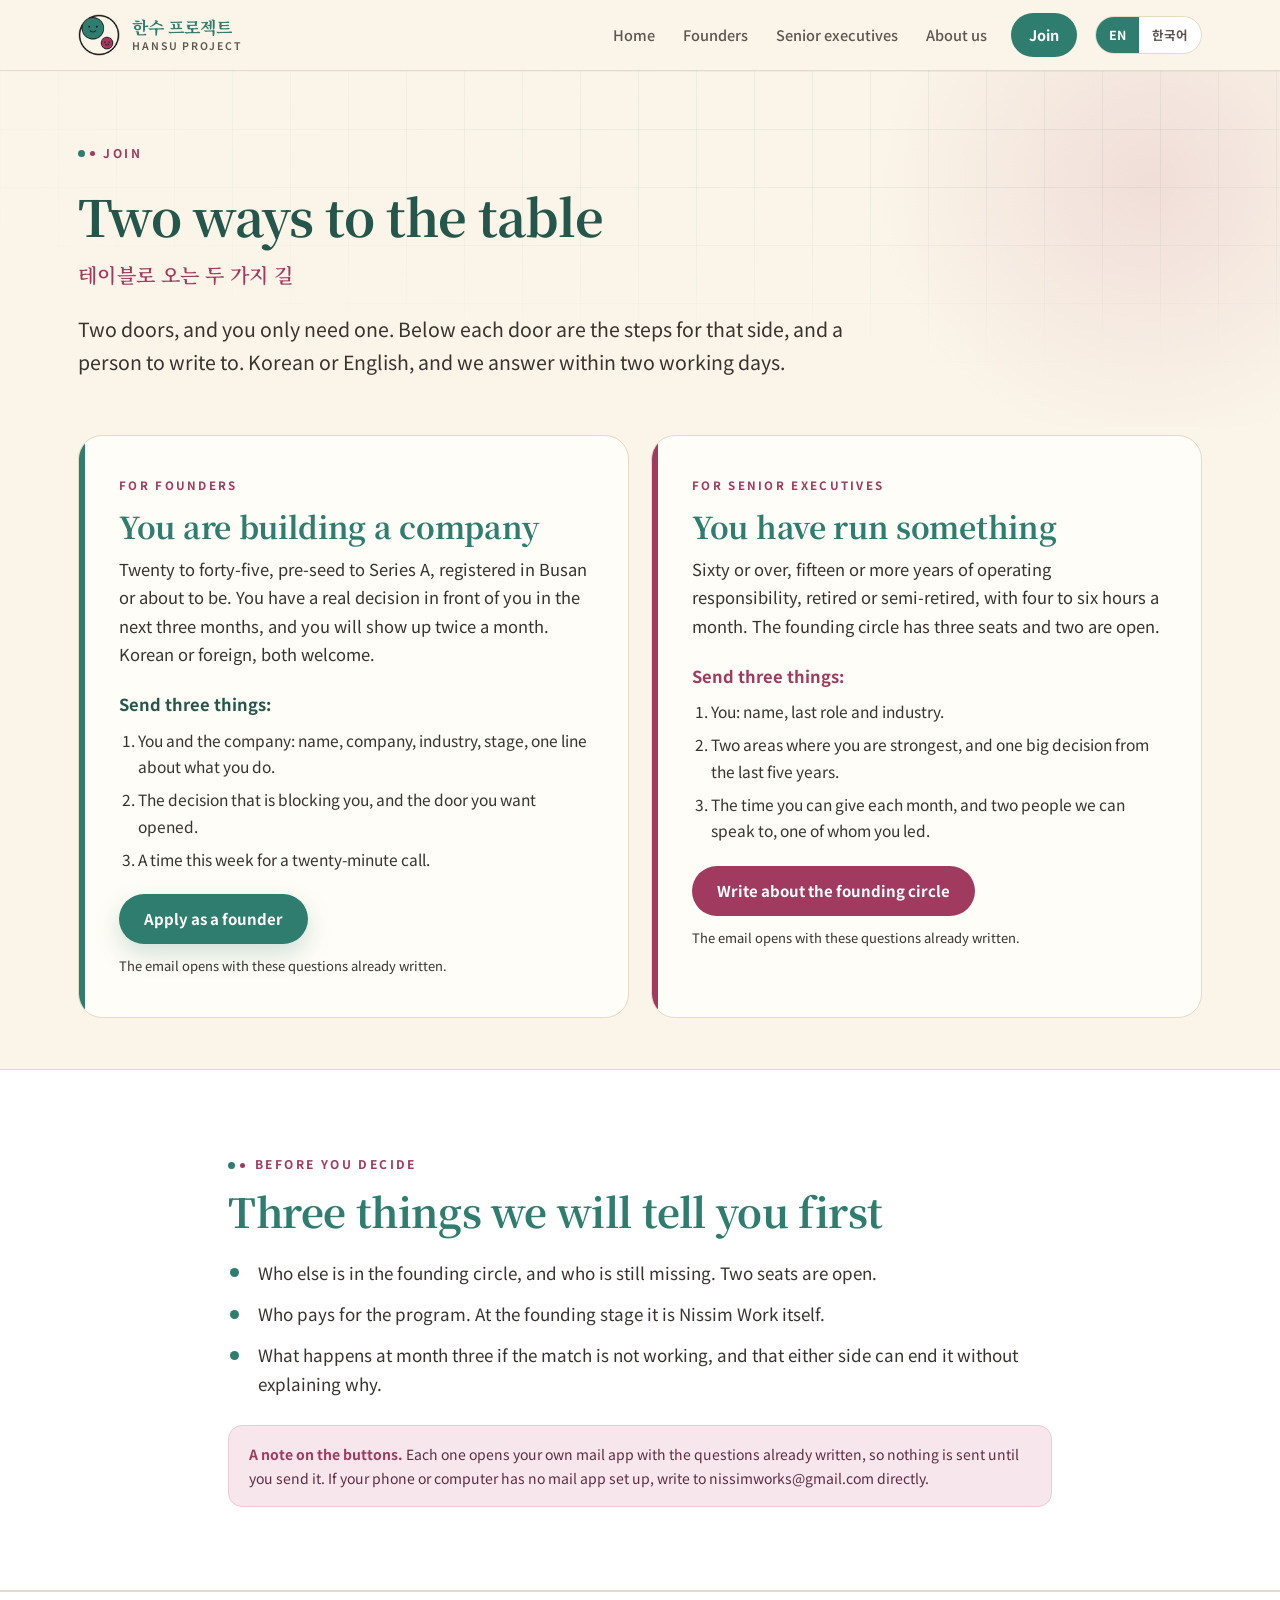
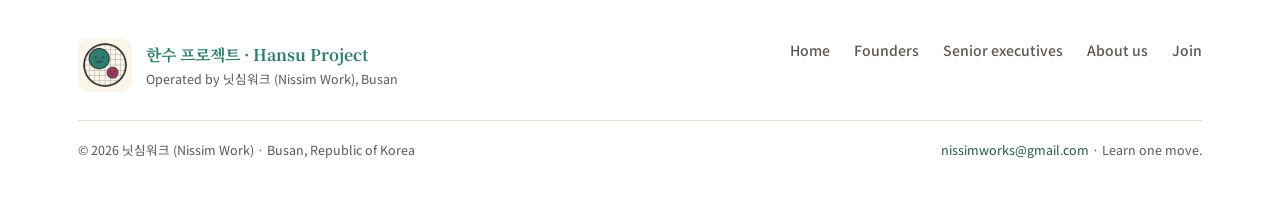
<file: join.html>
<!doctype html>
<html lang="en" data-title-en="Join · 한수 프로젝트 Hansu Project" data-title-ko="참여 · 한수 프로젝트">
<head>
<meta charset="utf-8">
<meta name="viewport" content="width=device-width,initial-scale=1">
<title>Join · 한수 프로젝트 Hansu Project</title>
<meta name="description" content="Two ways to the table: apply as a founder, or join the founding circle as a senior executive. Write in Korean or English.">
<meta name="theme-color" content="#2E7D6E">
<link rel="canonical" href="https://nissimworks.github.io/hansu-project/join.html">
<meta property="og:type" content="website">
<meta property="og:site_name" content="한수 프로젝트 · Hansu Project">
<meta property="og:title" content="Join · 한수 프로젝트 Hansu Project">
<meta property="og:description" content="Founder or senior executive: two ways to the same table.">
<meta property="og:url" content="https://nissimworks.github.io/hansu-project/join.html">
<meta property="og:image" content="https://nissimworks.github.io/hansu-project/assets/og-cover.jpg">
<meta property="og:locale" content="en_US">
<meta property="og:locale:alternate" content="ko_KR">
<meta name="twitter:card" content="summary_large_image">
<link rel="icon" href="assets/hansu-logo-64.png" sizes="64x64" type="image/png">
<link rel="apple-touch-icon" href="assets/hansu-logo-tile.png">
<link rel="preconnect" href="https://fonts.googleapis.com">
<link rel="preconnect" href="https://fonts.gstatic.com" crossorigin>
<link href="https://fonts.googleapis.com/css2?family=Noto+Sans+KR:wght@400;500;700&amp;family=Noto+Serif+KR:wght@500;600;700&amp;display=swap" rel="stylesheet">
<link rel="stylesheet" href="assets/site.css?v=5">
</head>
<body>
<a class="skip" href="#main" data-en="Skip to content" data-ko="본문으로 건너뛰기">Skip to content</a>

<header class="site">
  <div class="wrap hrow">
    <a class="brand" href="index.html" aria-label="한수 프로젝트 Hansu Project">
      <img src="assets/hansu-logo-64.png" alt="한수 프로젝트 circular emblem" width="42" height="42">
      <span class="nm">한수 프로젝트<small>Hansu Project</small></span>
    </a>
    <nav class="main" aria-label="Main">
      <a href="index.html" data-en="Home" data-ko="홈">Home</a>
      <a href="founders.html" data-en="Founders" data-ko="창업가">Founders</a>
      <a href="seniors.html" data-en="Senior executives" data-ko="선배 경영인">Senior executives</a>
      <a href="about.html" data-en="About us" data-ko="소개">About us</a>
      <a class="join-link" href="join.html" aria-current="page" data-en="Join" data-ko="참여">Join</a>
    </nav>
    <div class="lang" role="group" aria-label="Language">
      <button type="button" data-lang="en" class="on" aria-pressed="true">EN</button>
      <button type="button" data-lang="ko" aria-pressed="false">한국어</button>
    </div>
  </div>
</header>

<main id="main">

<section class="page-hero board-bg">
  <div class="wrap">
    <p class="kicker"><span class="stones"><i></i><i></i></span><span data-en="Join" data-ko="참여">Join</span></p>
    <h1 data-en="Two ways to the table" data-ko="테이블로 오는 두 가지 길">Two ways to the table</h1>
    <span class="h1-ko" aria-hidden="true">테이블로 오는 두 가지 길</span>
    <p class="lede" data-en="Two doors, and you only need one. Below each door are the steps for that side, and a person to write to. Korean or English, and we answer within two working days." data-ko="문은 두 개이고, 필요한 것은 하나입니다. 각 문 아래에는 그쪽을 위한 절차와 편지를 보낼 사람이 있습니다. 한국어로도 영어로도 좋으며, 두 영업일 안에 회신합니다.">Two doors, and you only need one. Below each door are the steps for that side, and a person to write to. Korean or English, and we answer within two working days.</p>
  </div>
</section>

<section class="tight" style="padding-top:0">
  <div class="wrap">
    <div class="paths">

      <article class="path" id="founder">
        <div class="lab" data-en="For founders" data-ko="창업가">For founders</div>
        <h3 data-en="You are building a company" data-ko="회사를 만들고 계십니다">You are building a company</h3>
        <p data-en="Twenty to forty-five, pre-seed to Series A, registered in Busan or about to be. You have a real decision in front of you in the next three months, and you will show up twice a month. Korean or foreign, both welcome." data-ko="만 20세에서 45세, 예비창업에서 시리즈A 단계, 부산에 등록했거나 곧 등록할 예정. 앞으로 석 달 안에 내려야 할 실제 결정이 있고, 한 달에 두 번 만나실 수 있는 분. 내국인과 외국인 모두 환영합니다.">Twenty to forty-five, pre-seed to Series A, registered in Busan or about to be. You have a real decision in front of you in the next three months, and you will show up twice a month. Korean or foreign, both welcome.</p>
        <p style="font-weight:700;color:var(--jade-deep);margin-bottom:8px" data-en="Send three things:" data-ko="세 가지만 보내 주십시오:">Send three things:</p>
        <ol style="font-size:15.5px;color:var(--body);margin-bottom:22px">
          <li data-en="You and the company: name, company, industry, stage, one line about what you do." data-ko="본인과 회사: 성함, 회사명, 업종, 단계, 한 줄 소개.">You and the company: name, company, industry, stage, one line about what you do.</li>
          <li data-en="The decision that is blocking you, and the door you want opened." data-ko="지금 막혀 있는 결정 하나, 그리고 열고 싶은 문.">The decision that is blocking you, and the door you want opened.</li>
          <li data-en="A time this week for a twenty-minute call." data-ko="이번 주 20분 통화가 가능한 시간.">A time this week for a twenty-minute call.</li>
        </ol>
        <a class="btn primary" data-form="founder" href="mailto:nissimworks@gmail.com?subject=%ED%95%9C%EC%88%98%20%ED%94%84%EB%A1%9C%EC%A0%9D%ED%8A%B8%20%C2%B7%20%EC%B0%BD%EC%97%85%EA%B0%80%20%EC%8B%A0%EC%B2%AD%20%28Hansu%20Project%20founder%20application%29&body=%ED%95%9C%EC%88%98%20%ED%94%84%EB%A1%9C%EC%A0%9D%ED%8A%B8%20%C2%B7%20%EC%B0%BD%EC%97%85%EA%B0%80%20%EC%8B%A0%EC%B2%AD%0AHansu%20Project%20%C2%B7%20Founder%20application%0A%0A%5BAbout%20you%5D%0A%EC%84%B1%ED%95%A8%3A%0A%ED%9A%8C%EC%82%AC%EB%AA%85%3A%0A%EC%97%85%EC%A2%85%20%28%ED%95%9C%20%EB%8B%A8%EC%96%B4%EB%A1%9C%20%EC%B6%A9%EB%B6%84%ED%95%A9%EB%8B%88%EB%8B%A4%29%3A%0A%EB%8B%A8%EA%B3%84%20%28%EC%95%84%EC%9D%B4%EB%94%94%EC%96%B4%20%2F%20%EC%B4%88%EA%B8%B0%20%EA%B3%A0%EA%B0%9D%20%2F%20%EC%84%B1%EC%9E%A5%29%3A%0A%0A%5BThe%20company%5D%0A%ED%95%9C%20%EC%A4%84%20%EC%86%8C%EA%B0%9C%3A%20%EB%AC%B4%EC%97%87%EC%9D%84%20%ED%95%98%EA%B3%A0%20%EC%9E%88%EB%8A%94%EC%A7%80%0A%0A%5BThe%20decision%5D%0A%EC%A7%80%EA%B8%88%20%EA%B0%80%EC%9E%A5%20%EB%A7%89%ED%98%80%20%EC%9E%88%EB%8A%94%20%EA%B2%B0%EC%A0%95%20%ED%95%98%EB%82%98%3A%0A%EC%96%B4%EB%96%A4%20%EB%AC%B8%EC%9D%84%20%EC%97%B4%EA%B3%A0%20%EC%8B%B6%EC%9D%80%EC%A7%80%20%28%EC%98%88%3A%20%EC%9D%80%ED%96%89%2C%20%EB%B3%91%EC%9B%90%20%EA%B5%AC%EB%A7%A4%ED%8C%80%2C%20%EC%A0%9C%EC%A1%B0%EC%82%AC%29%3A%0A%0A%5BTime%5D%0A%EC%9D%B4%EB%B2%88%20%EC%A3%BC%EC%97%90%20%EA%B0%80%EB%8A%A5%ED%95%9C%20%ED%86%B5%ED%99%94%20%EC%8B%9C%EA%B0%84%3A%0A%0A%EA%B0%90%EC%82%AC%ED%95%A9%EB%8B%88%EB%8B%A4.%0A" data-en="Apply as a founder" data-ko="창업가로 신청하기">Apply as a founder</a>
        <p class="cta-note" data-en="The email opens with these questions already written." data-ko="메일에 이 질문들이 미리 채워져 있습니다.">The email opens with these questions already written.</p>
      </article>

      <article class="path p2" id="senior">
        <div class="lab" data-en="For senior executives" data-ko="선배 경영인">For senior executives</div>
        <h3 data-en="You have run something" data-ko="조직을 운영해 보셨습니다">You have run something</h3>
        <p data-en="Sixty or over, fifteen or more years of operating responsibility, retired or semi-retired, with four to six hours a month. The founding circle has three seats and two are open." data-ko="만 60세 이상, 15년 이상 경영 책임, 은퇴 또는 반은퇴 상태, 한 달 네 시간에서 여섯 시간. 창립 서클은 자리 세 개로 시작하며 두 자리가 비어 있습니다.">Sixty or over, fifteen or more years of operating responsibility, retired or semi-retired, with four to six hours a month. The founding circle has three seats and two are open.</p>
        <p style="font-weight:700;color:var(--plum);margin-bottom:8px" data-en="Send three things:" data-ko="세 가지만 보내 주십시오:">Send three things:</p>
        <ol style="font-size:15.5px;color:var(--body);margin-bottom:22px">
          <li data-en="You: name, last role and industry." data-ko="본인: 성함, 마지막 직책과 업종.">You: name, last role and industry.</li>
          <li data-en="Two areas where you are strongest, and one big decision from the last five years." data-ko="가장 자신 있는 두 영역, 최근 5년 안에 내린 큰 결정 하나.">Two areas where you are strongest, and one big decision from the last five years.</li>
          <li data-en="The time you can give each month, and two people we can speak to, one of whom you led." data-ko="한 달에 가능한 시간, 그리고 소개해 주실 두 분(한 분은 직접 이끄신 분).">The time you can give each month, and two people we can speak to, one of whom you led.</li>
        </ol>
        <a class="btn plum" data-form="senior" href="mailto:nissimworks@gmail.com?subject=%ED%95%9C%EC%88%98%20%ED%94%84%EB%A1%9C%EC%A0%9D%ED%8A%B8%20%C2%B7%20%EC%B0%BD%EB%A6%BD%20%EC%84%9C%ED%81%B4%20%EB%AC%B8%EC%9D%98%20%28Hansu%20Project%20founding%20circle%29&body=%ED%95%9C%EC%88%98%20%ED%94%84%EB%A1%9C%EC%A0%9D%ED%8A%B8%20%C2%B7%20%EC%B0%BD%EB%A6%BD%20%EC%84%9C%ED%81%B4%20%EB%AC%B8%EC%9D%98%0AHansu%20Project%20%C2%B7%20Founding%20circle%0A%0A%5BAbout%20you%5D%0A%EC%84%B1%ED%95%A8%3A%0A%EB%A7%88%EC%A7%80%EB%A7%89%20%EC%A7%81%EC%B1%85%EA%B3%BC%20%EC%97%85%EC%A2%85%3A%0A%0A%5BExperience%5D%0A%EA%B0%80%EC%9E%A5%20%EC%9E%90%EC%8B%A0%20%EC%9E%88%EB%8A%94%20%EB%91%90%20%EC%98%81%EC%97%AD%3A%0A%EC%B5%9C%EA%B7%BC%205%EB%85%84%20%EC%95%88%EC%97%90%20%EC%8B%A4%EC%A0%9C%EB%A1%9C%20%EB%82%B4%EB%A6%B0%20%ED%81%B0%20%EA%B2%B0%EC%A0%95%20%ED%95%98%EB%82%98%3A%0A%0A%5BTime%20and%20people%5D%0A%ED%95%9C%20%EB%8B%AC%EC%97%90%20%EA%B0%80%EB%8A%A5%ED%95%9C%20%EC%8B%9C%EA%B0%84%3A%0A%EC%86%8C%EA%B0%9C%ED%95%B4%20%EC%A3%BC%EC%8B%A4%20%EC%88%98%20%EC%9E%88%EB%8A%94%20%EB%B6%84%20%EB%91%90%20%EB%B6%84%20%28%ED%95%9C%20%EB%B6%84%EC%9D%80%20%EC%A7%81%EC%A0%91%20%EC%9D%B4%EB%81%84%EC%8B%A0%20%EB%B6%84%29%3A%0A%0A%EA%B0%90%EC%82%AC%ED%95%A9%EB%8B%88%EB%8B%A4.%0A" data-en="Write about the founding circle" data-ko="창립 서클 문의하기">Write about the founding circle</a>
        <p class="cta-note" data-en="The email opens with these questions already written." data-ko="메일에 이 질문들이 미리 채워져 있습니다.">The email opens with these questions already written.</p>
      </article>

    </div>
  </div>
</section>

<section class="alt">
  <div class="wrap narrow">
    <span class="eyebrow"><span class="stones"><i></i><i></i></span><span data-en="Before you decide" data-ko="결정하시기 전에">Before you decide</span></span>
    <h2 data-en="Three things we will tell you first" data-ko="먼저 말씀드리는 세 가지">Three things we will tell you first</h2>
    <ul class="checks" style="margin-top:22px">
      <li data-en="Who else is in the founding circle, and who is still missing. Two seats are open." data-ko="창립 서클에 누가 있고 누가 아직 없는지. 두 자리가 비어 있습니다.">Who else is in the founding circle, and who is still missing. Two seats are open.</li>
      <li data-en="Who pays for the program. At the founding stage it is Nissim Work itself." data-ko="누가 사업비를 대는지. 창립 단계인 지금은 닛심워크가 직접 부담합니다.">Who pays for the program. At the founding stage it is Nissim Work itself.</li>
      <li data-en="What happens at month three if the match is not working, and that either side can end it without explaining why." data-ko="3개월 차에 맞지 않으면 어떻게 되는지, 그리고 어느 쪽이든 이유를 밝히지 않고 끝낼 수 있다는 것.">What happens at month three if the match is not working, and that either side can end it without explaining why.</li>
    </ul>
    <div class="note-line">
      <span><b data-en="A note on the buttons." data-ko="버튼 안내.">A note on the buttons.</b>
      <span data-en=" Each one opens your own mail app with the questions already written, so nothing is sent until you send it. If your phone or computer has no mail app set up, write to nissimworks@gmail.com directly." data-ko=" 버튼을 누르면 메일 앱에 질문이 미리 채워집니다. 보내기 전까지는 아무것도 전송되지 않습니다. 휴대전화나 컴퓨터에 메일 앱이 없다면 nissimworks@gmail.com 으로 바로 보내 주십시오."> Each one opens your own mail app with the questions already written, so nothing is sent until you send it. If your phone or computer has no mail app set up, write to nissimworks@gmail.com directly.</span></span>
    </div>
  </div>
</section>

</main>

<footer class="site">
  <div class="wrap">
    <div class="fgrid">
      <div class="fbrand">
        <img src="assets/hansu-logo-tile.png" alt="" width="54" height="54">
        <div>
          <b>한수 프로젝트 · Hansu Project</b>
          <span data-en="Operated by 닛심워크 (Nissim Work), Busan" data-ko="운영: 닛심워크 (Nissim Work), 부산">Operated by 닛심워크 (Nissim Work), Busan</span>
        </div>
      </div>
      <div class="flinks">
        <a href="index.html" data-en="Home" data-ko="홈">Home</a>
        <a href="founders.html" data-en="Founders" data-ko="창업가">Founders</a>
        <a href="seniors.html" data-en="Senior executives" data-ko="선배 경영인">Senior executives</a>
        <a href="about.html" data-en="About us" data-ko="소개">About us</a>
          <a href="join.html" data-en="Join" data-ko="참여">Join</a>
      </div>
    </div>
    <div class="legal">
      <span>© <span class="year">2026</span> 닛심워크 (Nissim Work) · Busan, Republic of Korea</span>
      <span><a href="mailto:nissimworks@gmail.com">nissimworks@gmail.com</a> · <span data-en="Learn one move." data-ko="한 수 배우다.">Learn one move.</span></span>
    </div>
  </div>
</footer>

<script src="assets/site.js?v=5"></script>
</body>
</html>
</file>
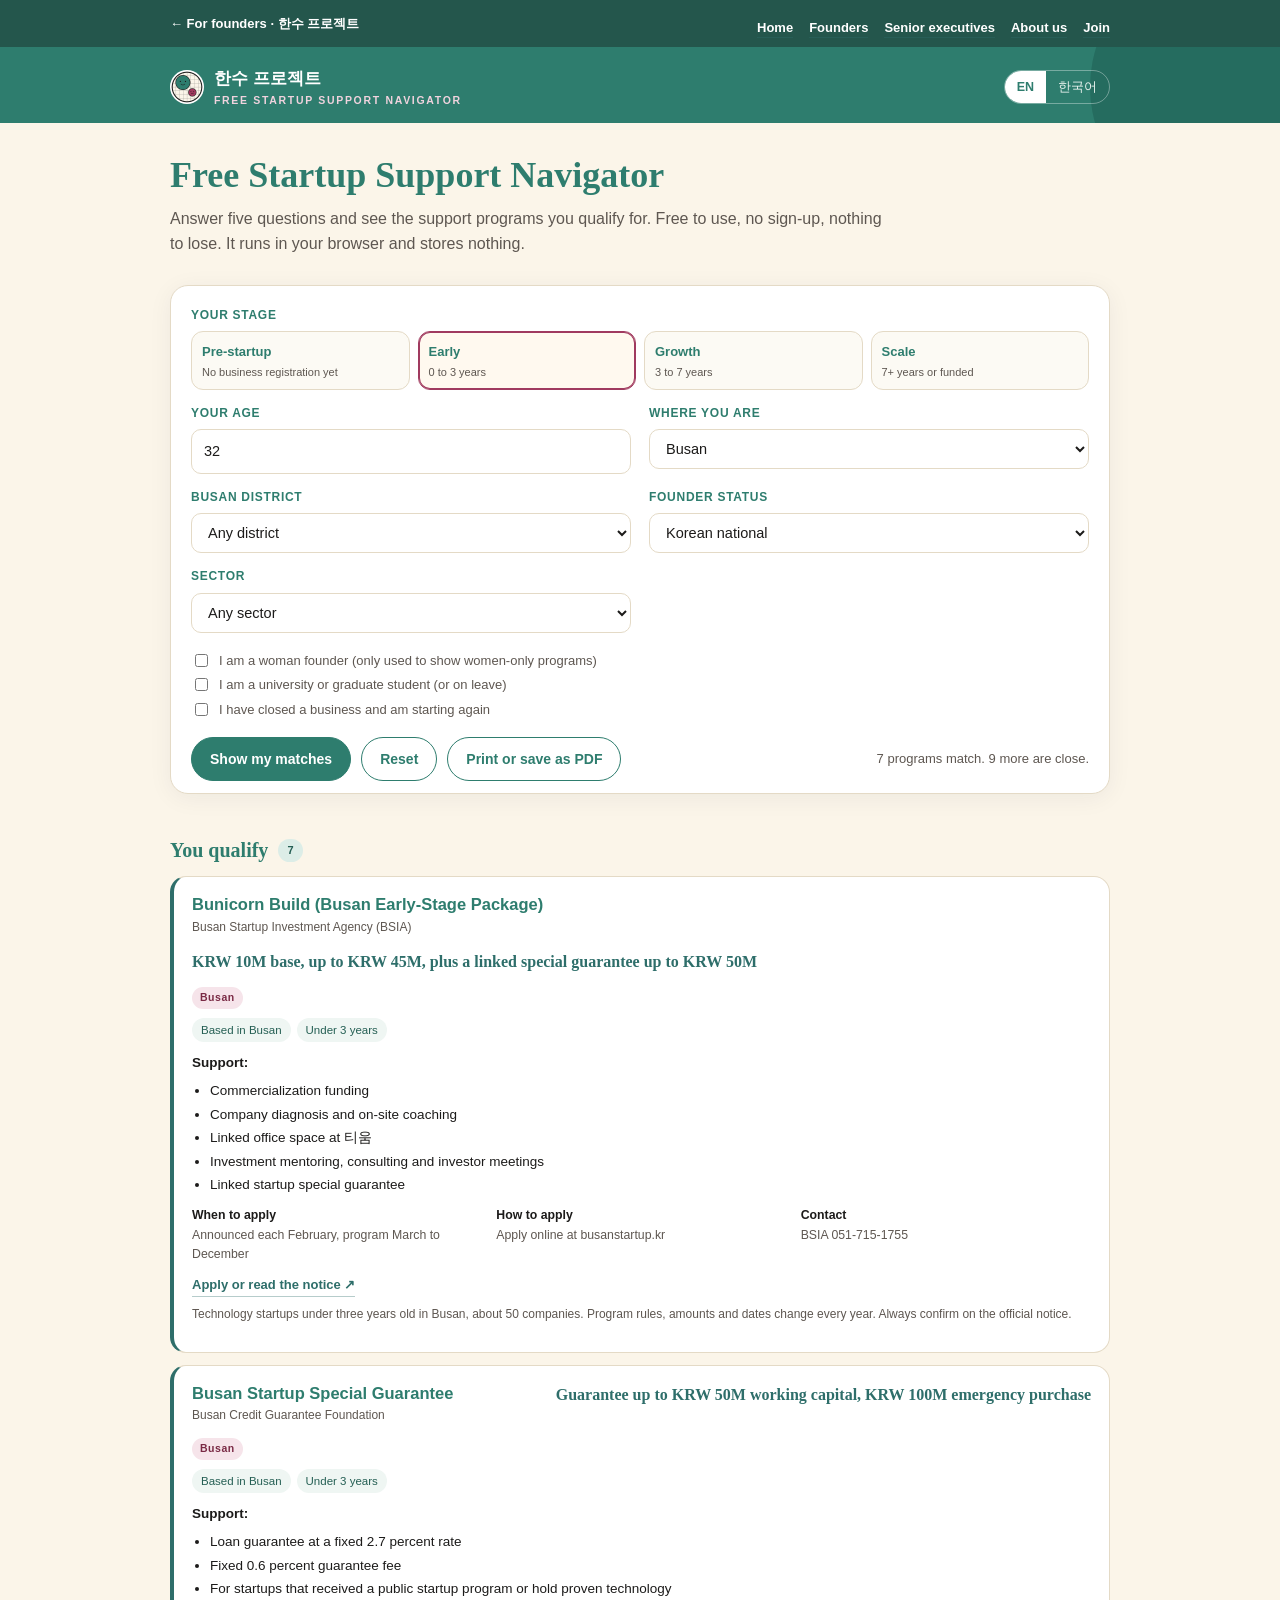
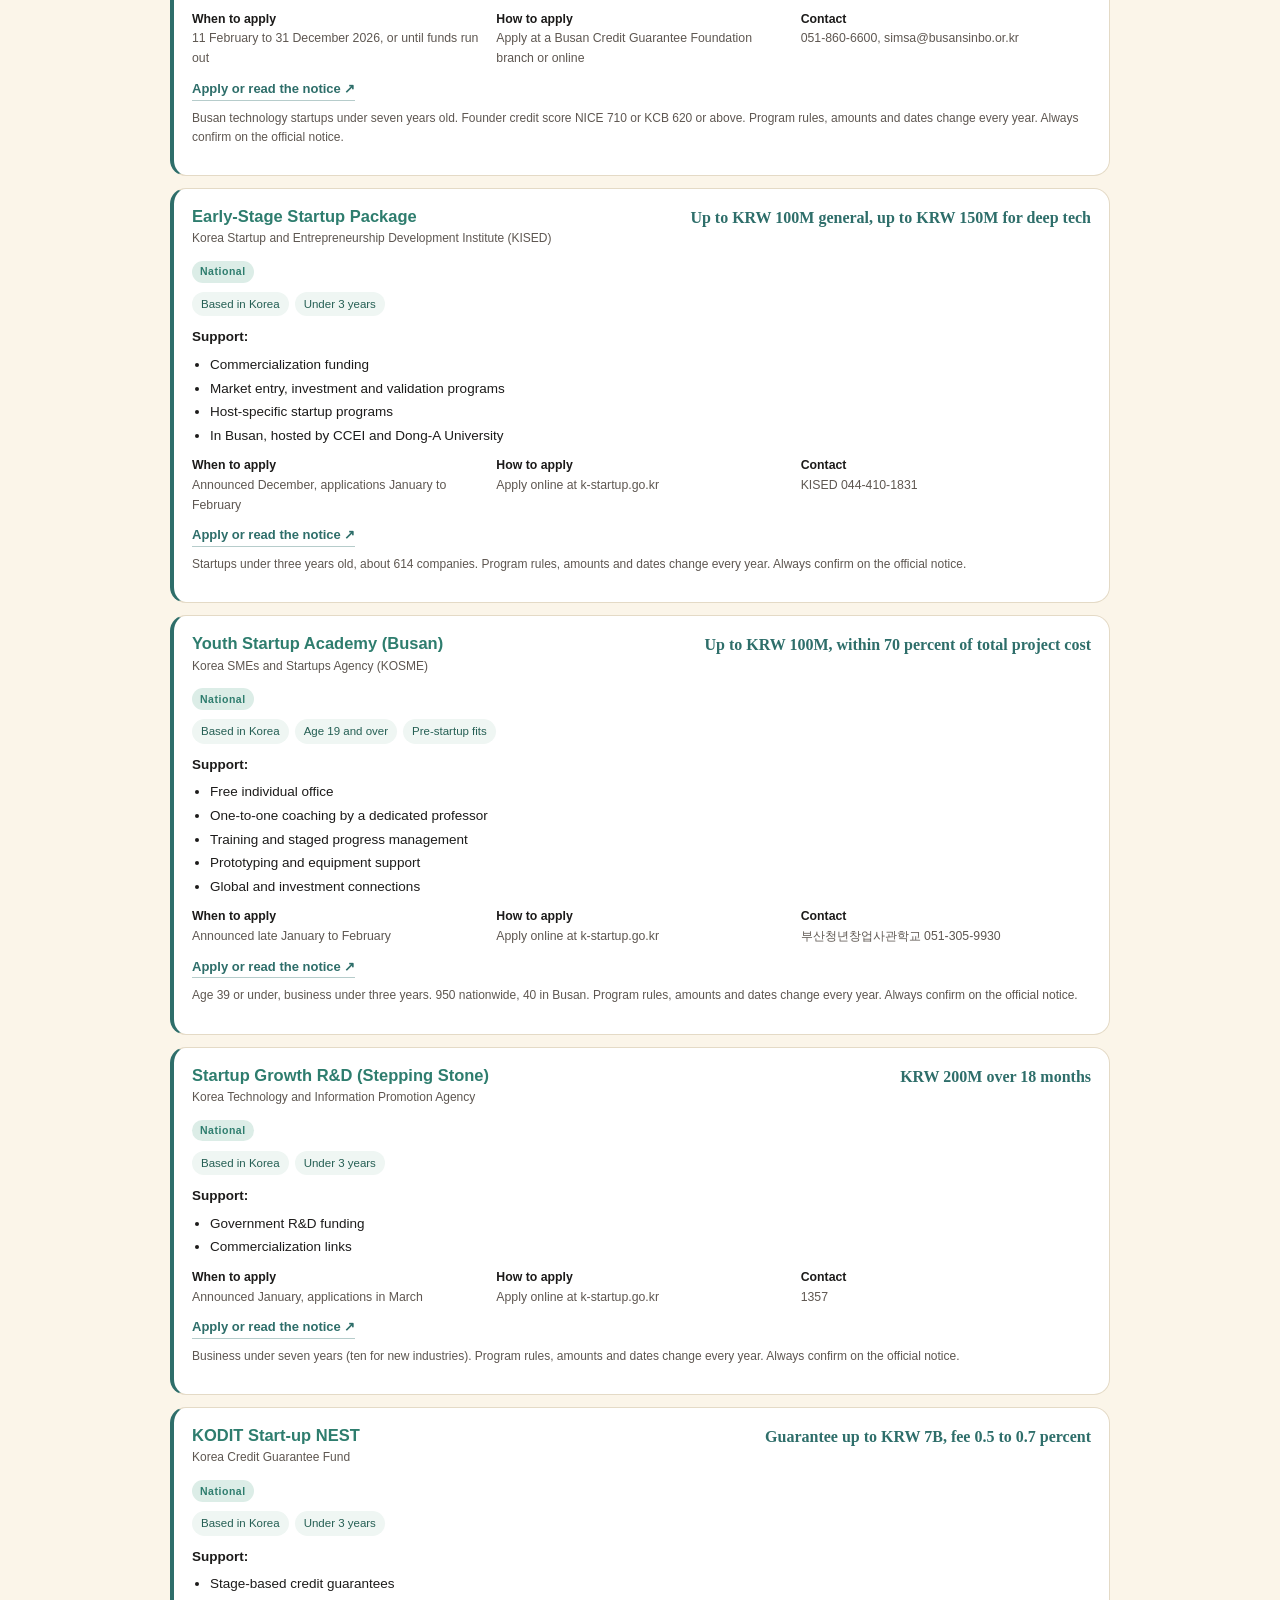
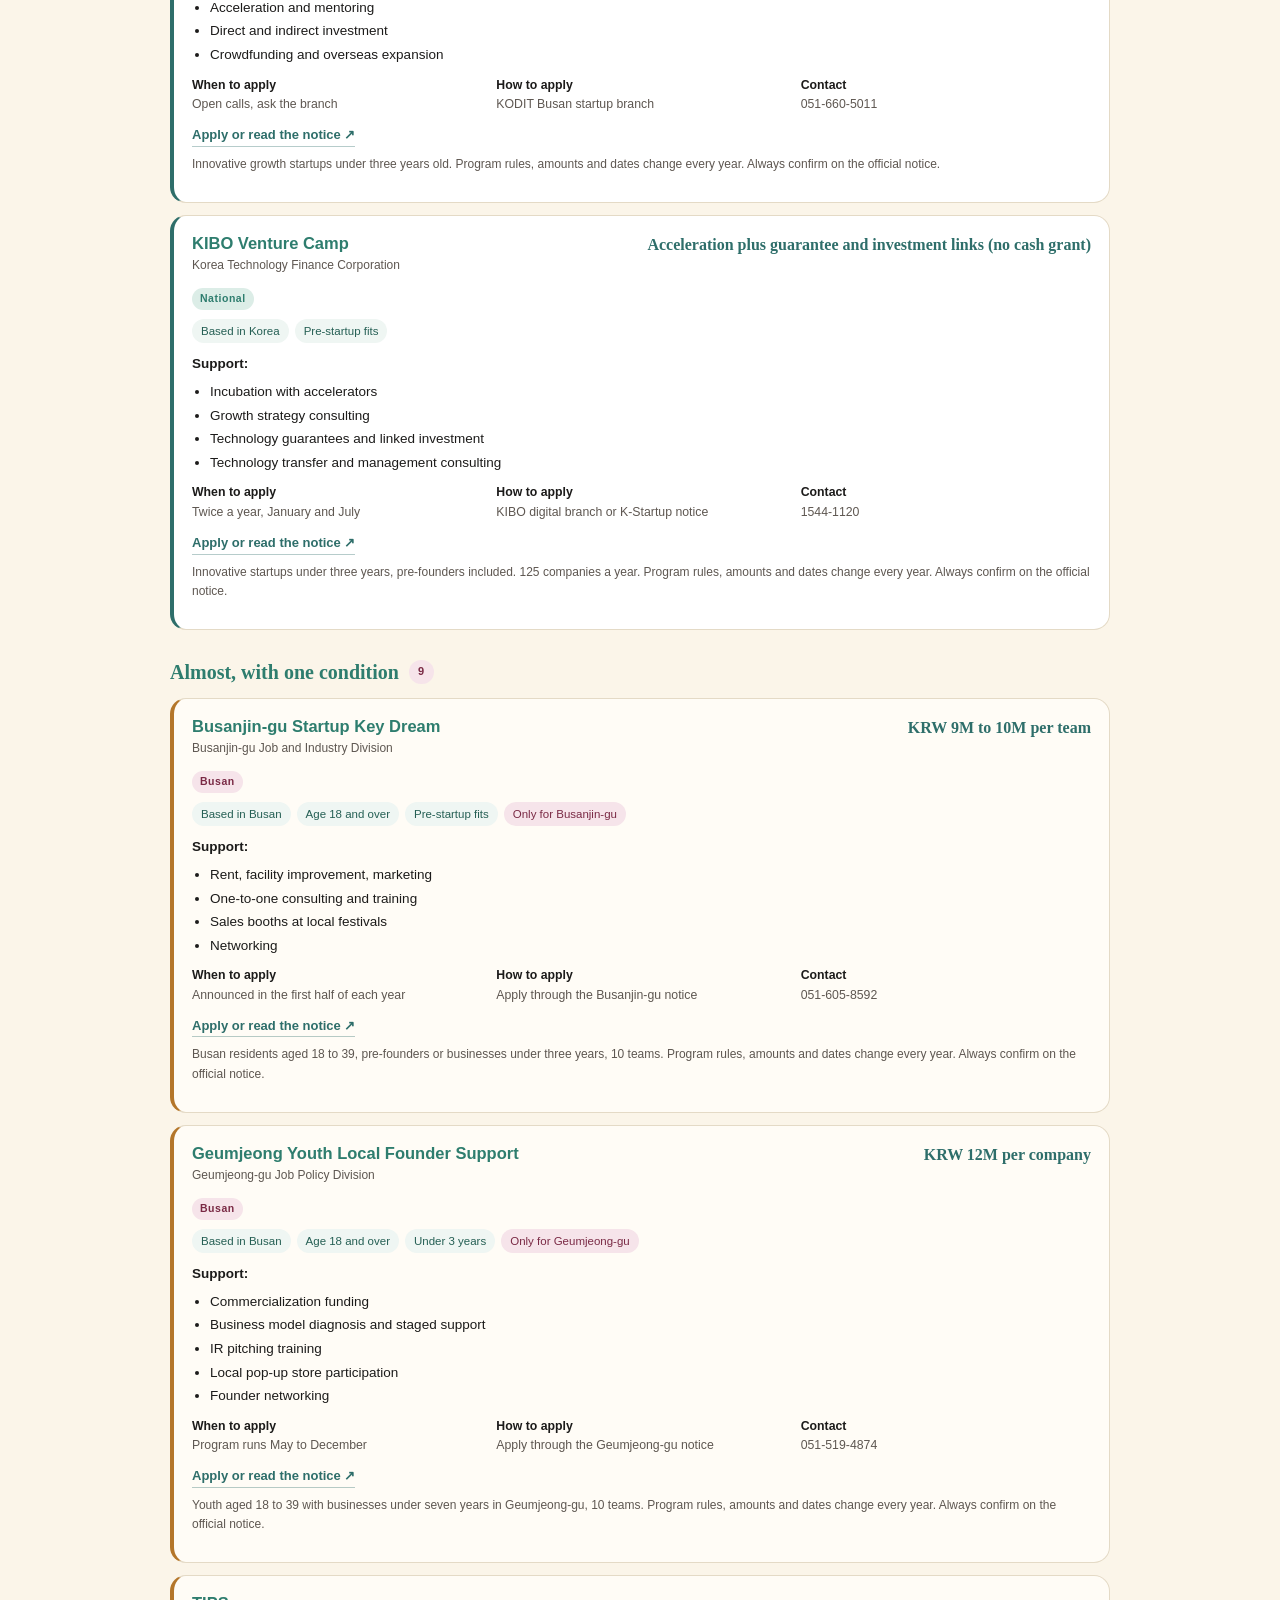
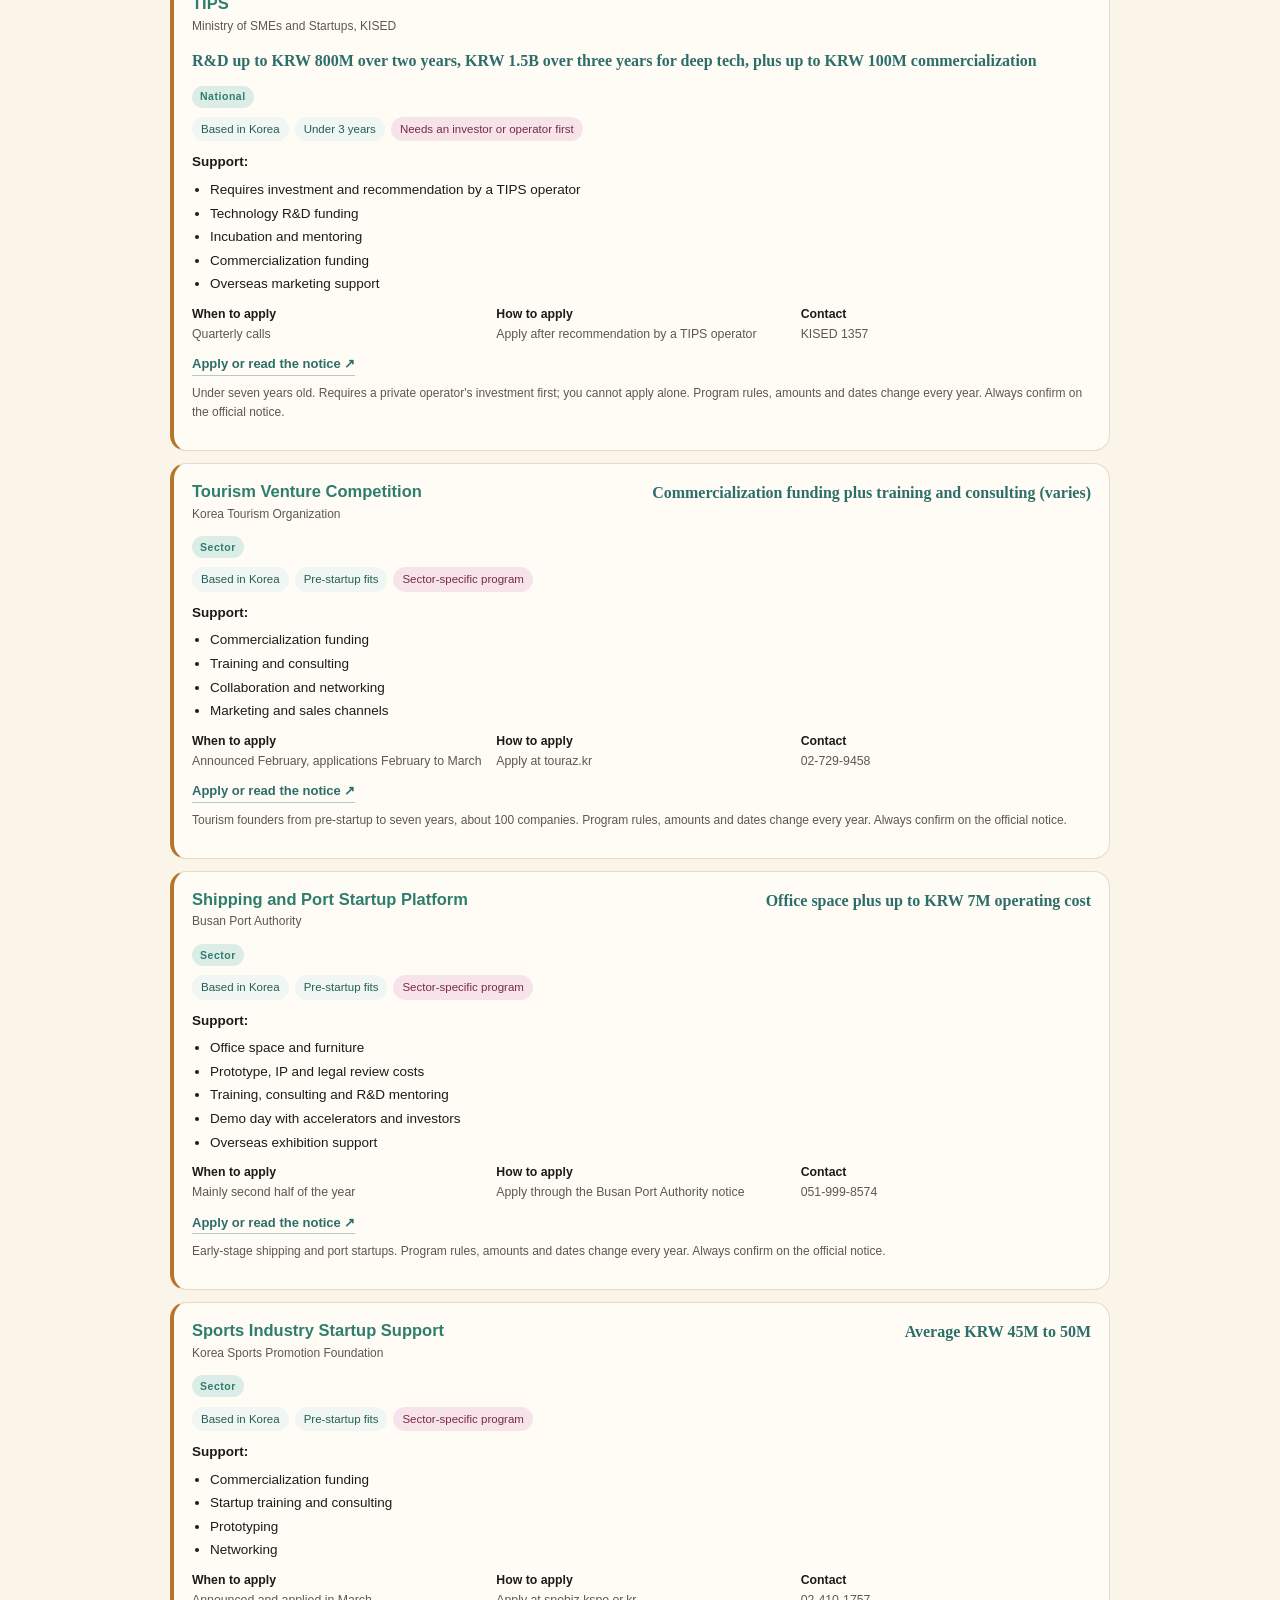
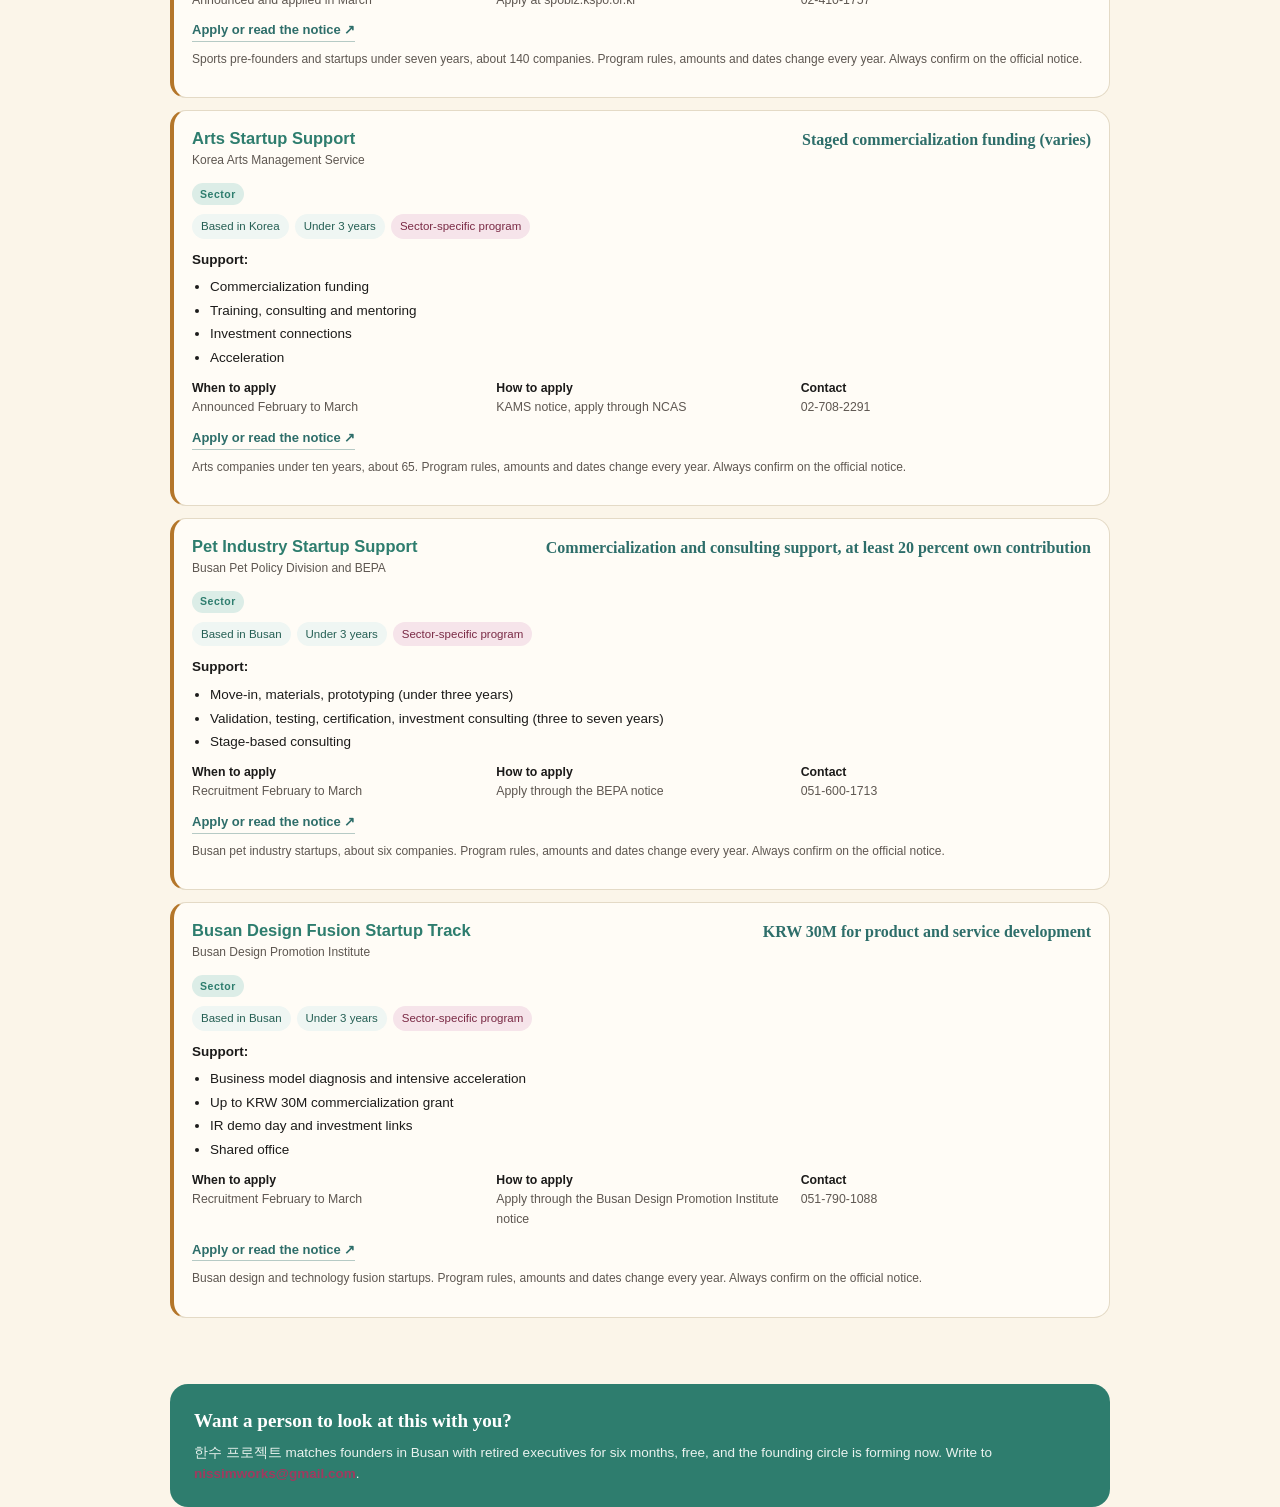
<file: navigator.html>
<!doctype html>
<html lang="en">
<head>
<meta charset="utf-8">
<meta name="viewport" content="width=device-width,initial-scale=1">
<title>Free Startup Support Navigator | 무료 스타트업 지원 내비게이터</title>
<meta name="description" content="Answer five questions and see the Busan and Korean startup programs you qualify for. Free, no sign-up, no data collected.">
<style>
:root{--navy:#2E7D6E;--navy2:#3C8A7B;--amber:#A03A5F;--amber-l:#F6E4EA;--cream:#FBF5E9;--ink:#1C1B1A;
--muted:#5E5751;--teal:#2E6E6A;--line:#E4DAC6;--white:#fff;--ok:#2E6E6A;--soon:#B4762A}
*{box-sizing:border-box}
html{scroll-behavior:smooth}
body{margin:0;background:var(--cream);color:var(--ink);
font-family:"Pretendard","Apple SD Gothic Neo","Noto Sans KR","Malgun Gothic",-apple-system,"Segoe UI",Roboto,sans-serif;
font-size:16px;line-height:1.6;-webkit-font-smoothing:antialiased}
.wrap{max-width:980px;margin:0 auto;padding:0 20px}
header{background:var(--navy);color:#fff;padding:18px 0 14px;position:relative;overflow:hidden}
header:after{content:"";position:absolute;right:-70px;top:-90px;width:260px;height:260px;border-radius:50%;background:#256C5F}
.hrow{display:flex;align-items:center;justify-content:space-between;gap:12px;position:relative;z-index:2}
.brand{display:flex;align-items:center;gap:10px}
.brand img{width:34px;height:34px;border-radius:50%;background:#fff;padding:1px}
.brand b{font-family:"Nanum Myeongjo","Noto Serif KR",Georgia,serif;font-size:17px;font-weight:700;letter-spacing:.01em}
.brand span{display:block;font-size:10.5px;color:#F0D3DE;letter-spacing:.16em;font-weight:700}
.lang{display:flex;border:1px solid rgba(255,255,255,.35);border-radius:999px;overflow:hidden}
.lang button{background:transparent;border:0;color:#EAF3EF;font:inherit;font-size:12.5px;padding:6px 12px;cursor:pointer}
.lang button.on{background:#fff;color:var(--navy);font-weight:700}
.intro{padding:30px 0 8px}
.intro h1{font-family:"Nanum Myeongjo","Noto Serif KR",Georgia,serif;font-size:clamp(25px,4.4vw,36px);line-height:1.24;margin:0 0 8px;color:var(--navy)}
.intro p{margin:0;color:var(--muted);max-width:720px}
.form{background:#fff;border:1px solid var(--line);border-radius:18px;padding:20px 20px 8px;margin:20px 0 8px;
box-shadow:0 4px 24px rgba(14,42,71,.06)}
.fgrid{display:grid;grid-template-columns:repeat(2,1fr);gap:14px 18px}
.field{min-width:0}
.field.full{grid-column:1/-1}
label.lbl{display:block;font-size:12px;font-weight:700;letter-spacing:.06em;text-transform:uppercase;color:var(--navy);margin-bottom:6px}
select,input[type=number]{width:100%;padding:10px 12px;border:1px solid var(--line);border-radius:10px;background:#fff;
font:inherit;font-size:14.5px;color:var(--ink)}
select:focus,input:focus{outline:2px solid var(--amber);outline-offset:1px}
.stages{display:grid;grid-template-columns:repeat(4,1fr);gap:8px}
.stage{border:1px solid var(--line);border-radius:12px;padding:10px 10px 9px;cursor:pointer;background:#FCFAF4;transition:.15s}
.stage:hover{border-color:var(--navy2)}
.stage input{position:absolute;opacity:0;pointer-events:none}
.stage .t{font-weight:700;font-size:13px;color:var(--navy);display:block}
.stage .s{font-size:11px;color:var(--muted);display:block;margin-top:2px;line-height:1.35}
.stage.sel{border-color:var(--amber);background:#FFF9EF;box-shadow:inset 0 0 0 1px var(--amber)}
.check{display:flex;gap:8px;align-items:flex-start;font-size:13px;color:var(--muted);margin-top:4px}
.actions{display:flex;gap:10px;flex-wrap:wrap;align-items:center;margin:16px 0 4px}
.btn{font:inherit;font-weight:700;font-size:14px;border-radius:999px;padding:10px 18px;cursor:pointer;border:1px solid var(--navy);background:var(--navy);color:#fff}
.btn.ghost{background:transparent;color:var(--navy)}
.btn:hover{opacity:.92}
.count{font-size:13px;color:var(--muted);margin-left:auto}
.results{padding:6px 0 40px}
.grouphead{display:flex;align-items:center;gap:10px;margin:26px 0 10px}
.grouphead h2{font-family:"Nanum Myeongjo",Georgia,serif;font-size:20px;color:var(--navy);margin:0}
.pill{font-size:11px;font-weight:700;letter-spacing:.06em;padding:3px 9px;border-radius:999px;background:var(--amber-l);color:#7A2A45}
.pill.green{background:#DCEDE7;color:#255F54}
.cards{display:grid;grid-template-columns:1fr;gap:12px}
.card{background:#fff;border:1px solid var(--line);border-radius:16px;padding:16px 18px;position:relative}
.card.top{border-left:4px solid var(--ok)}
.card.soon{border-left:4px solid var(--soon);background:#FFFCF6}
.chead{display:flex;justify-content:space-between;gap:12px;align-items:flex-start;flex-wrap:wrap}
.chead h3{margin:0;font-size:16.5px;color:var(--navy);line-height:1.35}
.org{font-size:12px;color:var(--muted);margin-top:2px}
.amount{font-family:"Nanum Myeongjo",Georgia,serif;font-size:16px;font-weight:700;color:var(--teal);white-space:nowrap}
.tag{display:inline-block;font-size:10.5px;font-weight:700;letter-spacing:.05em;padding:2.5px 8px;border-radius:999px;background:#DCEDE7;color:var(--navy);margin-right:5px}
.tag.b{background:var(--amber-l);color:#7A2A45}
.chips{margin:9px 0 0}
.why{margin:9px 0 0;padding:0;list-style:none;display:flex;flex-wrap:wrap;gap:6px}
.why li{font-size:11.5px;background:#EFF6F3;border-radius:999px;padding:3px 9px;color:#255F54}
.why li.warn{background:#F6E4EA;color:#7A2A45}
.detail{margin:10px 0 0;font-size:13.5px}
.detail ul{margin:6px 0 0;padding-left:18px}
.detail li{margin:2px 0}
.meta{display:grid;grid-template-columns:repeat(auto-fit,minmax(180px,1fr));gap:8px 14px;margin:10px 0 0;font-size:12.3px;color:var(--muted)}
.meta div b{color:var(--ink);font-weight:700}
.links{margin-top:10px;display:flex;gap:12px;flex-wrap:wrap;font-size:13px}
.links a{color:var(--teal);font-weight:700;text-decoration:none;border-bottom:1px solid rgba(46,110,106,.35)}
.note{font-size:12px;color:var(--muted);margin-top:8px}
.empty{background:#fff;border:1px dashed var(--line);border-radius:16px;padding:26px;text-align:center;color:var(--muted)}
.cta{background:var(--navy);color:#fff;border-radius:18px;padding:22px 24px;margin:26px 0 0}
.cta h3{font-family:"Nanum Myeongjo",Georgia,serif;margin:0 0 6px;font-size:19px}
.cta p{margin:0;color:#EAF3EF;font-size:13.5px}
.cta a{color:var(--amber);font-weight:700;text-decoration:none}
footer{border-top:1px solid var(--line);padding:18px 0 34px;font-size:11.5px;color:var(--muted)}
.hidden{display:none!important}
@media (max-width:760px){
  .fgrid{grid-template-columns:1fr}
  .stages{grid-template-columns:repeat(2,1fr)}
  .count{margin-left:0;width:100%}
  .amount{font-size:15px}
}
@media print{
  header,.form,.cta,.actions{display:none!important}
  body{background:#fff}.card{break-inside:avoid}
}
</style>

<style id="hansu-site-chrome">
.hansu-back{background:#24564C;color:#DCEBE5;font-size:13px;line-height:1.4}
.hansu-back .wrap{display:flex;align-items:center;justify-content:space-between;gap:8px 18px;flex-wrap:wrap;padding-top:9px;padding-bottom:9px}
.hansu-back a{color:#fff;font-weight:600;text-decoration:none}
.hansu-back a:hover{color:#C8D96F}
.hansu-back .home{font-weight:700}
.hansu-back .links{display:flex;align-items:center;gap:6px 16px;flex-wrap:wrap}
.hansu-back .links a[aria-current="page"]{color:#C8D96F}
</style>
<link rel="icon" href="assets/hansu-logo-64.png" sizes="64x64" type="image/png">
<link rel="apple-touch-icon" href="assets/hansu-logo-tile.png">
<link rel="canonical" href="https://nissimworks.github.io/hansu-project/navigator.html">
<meta property="og:image" content="https://nissimworks.github.io/hansu-project/assets/og-cover.jpg">
</head>
<body>
<div class="hansu-back"><div class="wrap">
  <a class="home" href="founders.html">&#8592; For founders · 한수 프로젝트</a>
  <nav class="links" aria-label="Site">
    <a href="index.html">Home</a>
    <a href="founders.html">Founders</a>
    <a href="seniors.html">Senior executives</a>
    <a href="about.html">About us</a>
    <a href="join.html">Join</a>
  </nav>
</div></div>

<header><div class="wrap hrow">
  <div class="brand"><img src="[data-uri]" alt=""><div><b>한수 프로젝트</b><span id="brandSub">STARTUP SUPPORT NAVIGATOR</span></div></div>
  <div class="lang"><button id="enBtn" class="on" onclick="setLang('en')">EN</button><button id="koBtn" onclick="setLang('ko')">한국어</button></div>
</div></header>

<main class="wrap">
  <section class="intro">
    <h1 id="h1"></h1>
    <p id="sub"></p>
  </section>

  <section class="form" id="form">
    <div class="fgrid">
      <div class="field full">
        <label class="lbl" id="lblStage"></label>
        <div class="stages" id="stageBox"></div>
      </div>
      <div class="field">
        <label class="lbl" for="age" id="lblAge"></label>
        <input type="number" id="age" min="16" max="85" value="32" inputmode="numeric">
      </div>
      <div class="field">
        <label class="lbl" for="loc" id="lblLoc"></label>
        <select id="loc"></select>
      </div>
      <div class="field" id="distField">
        <label class="lbl" for="dist" id="lblDist"></label>
        <select id="dist"></select>
      </div>
      <div class="field">
        <label class="lbl" for="status" id="lblStatus"></label>
        <select id="status"></select>
      </div>
      <div class="field">
        <label class="lbl" for="ind" id="lblInd"></label>
        <select id="ind"></select>
      </div>
      <div class="field full">
        <label class="check"><input type="checkbox" id="woman"> <span id="lblWoman"></span></label>
        <label class="check"><input type="checkbox" id="student"> <span id="lblStudent"></span></label>
        <label class="check"><input type="checkbox" id="restart"> <span id="lblRestart"></span></label>
      </div>
    </div>
    <div class="actions">
      <button class="btn" onclick="run()" id="btnRun"></button>
      <button class="btn ghost" onclick="resetAll()" id="btnReset"></button>
      <button class="btn ghost" onclick="window.print()" id="btnPrint"></button>
      <span class="count" id="count"></span>
    </div>
  </section>

  <section class="results" id="results"></section>

  <section class="cta">
    <h3 id="ctaTitle"></h3>
    <p id="ctaText"></p>
  </section>
</main>

<script>
const PROGRAMS = [
 {
  "id": "bunicorn-seed",
  "tier": "busan",
  "name_ko": "부니콘 씨드 육성사업 (부산 예비창업패키지)",
  "name_en": "Bunicorn Seed (Busan Pre-Startup Package)",
  "org_ko": "부산기술창업투자원 (BSIA)",
  "org_en": "Busan Startup Investment Agency (BSIA)",
  "stages": [
   "idea"
  ],
  "min_age": null,
  "max_age": null,
  "regions": [
   "busan"
  ],
  "industries": [
   "any"
  ],
  "foreign": "entity",
  "amount_ko": "기본 500만 원, 최대 2,000만 원",
  "amount_en": "KRW 5M base, up to KRW 20M",
  "support_ko": [
   "사업화 자금 (재료비, 외주 용역비 등)",
   "티움 등 입주 공간",
   "기초·심화 창업 교육",
   "전문가 1대1 컨설팅",
   "AC·투자자 연계 IR"
  ],
  "support_en": [
   "Commercialization funding (materials, outsourced work)",
   "Office space at 티움 and partner centers",
   "Basic and advanced startup training",
   "One-to-one expert consulting",
   "IR support with accelerators and investors"
  ],
  "apply_ko": "부산창업포털(busanstartup.kr) 온라인 접수",
  "apply_en": "Apply online at busanstartup.kr",
  "window_ko": "매년 2월 공고, 3~4월 선정, 4~11월 운영",
  "window_en": "Announced each February, selection March to April, program April to November",
  "url": "https://www.bsia.or.kr/supports/29?mcode=biz013",
  "contact": "BSIA 051-715-1798",
  "note_ko": "부산 소재 기술기반 예비창업자 대상, 50팀 내외.",
  "note_en": "For technology-based pre-founders based in Busan, about 50 teams."
 },
 {
  "id": "bunicorn-build",
  "tier": "busan",
  "name_ko": "부니콘 빌드 육성사업 (부산 초기창업패키지)",
  "name_en": "Bunicorn Build (Busan Early-Stage Package)",
  "org_ko": "부산기술창업투자원 (BSIA)",
  "org_en": "Busan Startup Investment Agency (BSIA)",
  "stages": [
   "early"
  ],
  "min_age": null,
  "max_age": null,
  "regions": [
   "busan"
  ],
  "industries": [
   "any"
  ],
  "foreign": "entity",
  "amount_ko": "기본 1,000만 원, 최대 4,500만 원 (창업특례자금 최대 5,000만 원 연계)",
  "amount_en": "KRW 10M base, up to KRW 45M, plus a linked special guarantee up to KRW 50M",
  "support_ko": [
   "사업화 자금",
   "기업 진단 및 현장 코칭",
   "티움 등 입주 공간 연계",
   "투자 멘토링·컨설팅·투자사 미팅",
   "창업특례자금 연계"
  ],
  "support_en": [
   "Commercialization funding",
   "Company diagnosis and on-site coaching",
   "Linked office space at 티움",
   "Investment mentoring, consulting and investor meetings",
   "Linked startup special guarantee"
  ],
  "apply_ko": "부산창업포털 온라인 접수",
  "apply_en": "Apply online at busanstartup.kr",
  "window_ko": "매년 2월 공고, 3~12월 운영",
  "window_en": "Announced each February, program March to December",
  "url": "https://www.bsia.or.kr/",
  "contact": "BSIA 051-715-1755",
  "note_ko": "부산 소재 업력 3년 미만 기술창업기업, 50개사 내외 (재창업 10개사 포함).",
  "note_en": "Technology startups under three years old in Busan, about 50 companies."
 },
 {
  "id": "bunicorn-boost",
  "tier": "busan",
  "name_ko": "부니콘 부스트 육성사업 (부산 창업도약패키지)",
  "name_en": "Bunicorn Boost (Busan Scale-up Package)",
  "org_ko": "부산기술창업투자원 (BSIA)",
  "org_en": "Busan Startup Investment Agency (BSIA)",
  "stages": [
   "growth"
  ],
  "min_age": null,
  "max_age": null,
  "regions": [
   "busan"
  ],
  "industries": [
   "any"
  ],
  "foreign": "entity",
  "amount_ko": "사업화 자금 최대 5,000만 원",
  "amount_en": "Up to KRW 50M in commercialization funding",
  "support_ko": [
   "1대1 기업 진단과 맞춤 액셀러레이팅",
   "기술이전 및 IP 확보 지원",
   "시제품 제작·사업 고도화 자금",
   "투자 유치 교육·IR 코칭",
   "데모데이"
  ],
  "support_en": [
   "One-to-one diagnosis and tailored acceleration",
   "Technology transfer and IP support",
   "Prototyping and product upgrade funding",
   "Investment training and IR coaching",
   "Demo day"
  ],
  "apply_ko": "부산창업포털 온라인 접수",
  "apply_en": "Apply online at busanstartup.kr",
  "window_ko": "매년 2월 공고, 3~12월 운영",
  "window_en": "Announced each February, program March to December",
  "url": "https://www.bsia.or.kr/",
  "contact": "BSIA 051-715-1743",
  "note_ko": "부산 소재 업력 3년 초과 7년 미만 (신산업은 10년 미만), 20개사 내외.",
  "note_en": "Busan companies from three to seven years old, 20 companies."
 },
 {
  "id": "bunicorn",
  "tier": "busan",
  "name_ko": "부니콘 지원사업 (부산 대표 기술창업기업)",
  "name_en": "Bunicorn Program (Busan Flagship Startup)",
  "org_ko": "부산기술창업투자원 (BSIA)",
  "org_en": "Busan Startup Investment Agency (BSIA)",
  "stages": [
   "scale"
  ],
  "min_age": null,
  "max_age": null,
  "regions": [
   "busan"
  ],
  "industries": [
   "any"
  ],
  "foreign": "entity",
  "needs_investment": true,
  "amount_ko": "스케일업 지원금 최대 1억 원",
  "amount_en": "Up to KRW 100M in scale-up funding",
  "support_ko": [
   "부니콘 인증",
   "스케일업 지원금 (공통 5,000만 원, 우수기업 추가 5,000만 원)",
   "부산창투원 사업 참여 시 가점",
   "밀착 관리"
  ],
  "support_en": [
   "Bunicorn certification",
   "Scale-up grant (KRW 50M common, plus KRW 50M for top companies)",
   "Priority points in BSIA programs",
   "Dedicated account management"
  ],
  "apply_ko": "부산창업포털 온라인 접수",
  "apply_en": "Apply online at busanstartup.kr",
  "window_ko": "매년 2월 모집, 3~4월 선발",
  "window_en": "Recruitment in February, selection March to April",
  "url": "https://www.bsia.or.kr/",
  "contact": "BSIA 051-715-1744",
  "note_ko": "업력 7년 미만이면서 누적 투자 30억 원 이상 또는 기업가치 300억 원 이상, 10개사.",
  "note_en": "Under seven years old, with KRW 3B+ raised or KRW 30B+ valuation, 10 companies."
 },
 {
  "id": "busan-u",
  "tier": "busan",
  "name_ko": "부산 U창업패키지",
  "name_en": "Busan U Startup Package",
  "org_ko": "부산기술창업투자원 (BSIA)",
  "org_en": "Busan Startup Investment Agency (BSIA)",
  "stages": [
   "idea",
   "early"
  ],
  "min_age": 19,
  "max_age": null,
  "regions": [
   "bugyeong"
  ],
  "industries": [
   "any"
  ],
  "foreign": "entity",
  "student_only": true,
  "amount_ko": "팀별 사업화 지원, 최대 1,000만 원 수준 (연도별 공고)",
  "amount_en": "Team-level support, around KRW 10M (varies by year)",
  "support_ko": [
   "실무 중심 창업 교육",
   "BM 고도화 멘토링",
   "시제품(MVP) 설계·검증",
   "IR 피칭 경진대회",
   "투자 연계"
  ],
  "support_en": [
   "Hands-on startup training",
   "Business model mentoring",
   "MVP design and validation",
   "IR pitching competition",
   "Investor connections"
  ],
  "apply_ko": "부산창업포털 온라인 접수",
  "apply_en": "Apply online at busanstartup.kr",
  "window_ko": "매년 2~3월 공고, 4~10월 프로그램",
  "window_en": "Announced February to March, program April to October",
  "url": "https://busanstartup.kr/",
  "contact": "BSIA 051-715-1798",
  "note_ko": "부산·울산·경남 소재 대학(원) 재학·휴학생 창업팀, 50팀 내외.",
  "note_en": "University and graduate students in Busan, Ulsan or Gyeongnam, about 50 teams."
 },
 {
  "id": "busan-guarantee",
  "tier": "busan",
  "name_ko": "부산시 창업 특례보증",
  "name_en": "Busan Startup Special Guarantee",
  "org_ko": "부산신용보증재단",
  "org_en": "Busan Credit Guarantee Foundation",
  "stages": [
   "early",
   "growth"
  ],
  "min_age": null,
  "max_age": null,
  "regions": [
   "busan"
  ],
  "industries": [
   "tech",
   "deep_tech",
   "manufacturing",
   "any"
  ],
  "foreign": "entity",
  "amount_ko": "창업운전자금 5,000만 원 이내, 긴급구매자금 1억 원 이내 보증",
  "amount_en": "Guarantee up to KRW 50M working capital, KRW 100M emergency purchase",
  "support_ko": [
   "고정금리 2.7퍼센트 대출 보증",
   "보증료율 0.6퍼센트 고정",
   "창업지원사업 수혜기업 또는 기술력 인정기업 대상"
  ],
  "support_en": [
   "Loan guarantee at a fixed 2.7 percent rate",
   "Fixed 0.6 percent guarantee fee",
   "For startups that received a public startup program or hold proven technology"
  ],
  "apply_ko": "부산신용보증재단 보증영업점 또는 온라인 신청",
  "apply_en": "Apply at a Busan Credit Guarantee Foundation branch or online",
  "window_ko": "2026년 2월 11일부터 12월 31일까지 (자금 소진 시 종료)",
  "window_en": "11 February to 31 December 2026, or until funds run out",
  "url": "https://busanstartup.kr/biz_sup/1703?mcode=biz02",
  "contact": "051-860-6600, simsa@busansinbo.or.kr",
  "note_ko": "부산 소재 업력 7년 이내 기술창업기업 (신산업 10년). 대표자 신용 NICE 710점 또는 KCB 620점 이상.",
  "note_en": "Busan technology startups under seven years old. Founder credit score NICE 710 or KCB 620 or above."
 },
 {
  "id": "busan-women",
  "tier": "busan",
  "name_ko": "부산 여성 (예비)창업 지원사업",
  "name_en": "Busan Women Startup Support",
  "org_ko": "부산광역시 여성새로일하기센터",
  "org_en": "Busan Women's New Job Center",
  "stages": [
   "idea",
   "early"
  ],
  "min_age": null,
  "max_age": null,
  "regions": [
   "busan"
  ],
  "industries": [
   "any"
  ],
  "foreign": "entity",
  "women_only": true,
  "amount_ko": "현물 지원 (컨설팅 45회, 특강 4회, 멘토링, 판촉전)",
  "amount_en": "In-kind support (consulting, workshops, mentoring, market event)",
  "support_ko": [
   "7개 분야 1대1 전문가 컨설팅",
   "창업 특강 및 직업교육훈련",
   "원스톱 창업 멘토링",
   "여성 창업 페스티벌 판촉전"
  ],
  "support_en": [
   "One-to-one consulting in seven fields",
   "Startup workshops and job training",
   "One-stop startup mentoring",
   "Sales booth at the women founders festival"
  ],
  "apply_ko": "부산여성새로일하기센터 공고 확인 후 신청",
  "apply_en": "Apply through the Busan Women's New Job Center notice",
  "window_ko": "매년 2~11월",
  "window_en": "February to November each year",
  "url": "https://busan.go.kr/wcc",
  "contact": "051-320-8346",
  "note_ko": "부산 주소지 여성 예비창업자 또는 부산 소재 3년 이내 여성 창업자.",
  "note_en": "Women pre-founders living in Busan, or women founders within three years in Busan."
 },
 {
  "id": "busanjin-keydream",
  "tier": "busan",
  "name_ko": "부산진구 창업 키워드림 지원사업",
  "name_en": "Busanjin-gu Startup Key Dream",
  "org_ko": "부산진구 일자리산업과",
  "org_en": "Busanjin-gu Job and Industry Division",
  "stages": [
   "idea",
   "early"
  ],
  "min_age": 18,
  "max_age": 39,
  "regions": [
   "busan"
  ],
  "industries": [
   "any"
  ],
  "foreign": "entity",
  "districts": [
   "busanjin"
  ],
  "amount_ko": "1인 900만 원에서 1,000만 원",
  "amount_en": "KRW 9M to 10M per team",
  "support_ko": [
   "공간임차료, 시설개선비, 홍보·마케팅비",
   "1대1 밀착 컨설팅과 창업교육",
   "축제·행사 판매 부스",
   "네트워크"
  ],
  "support_en": [
   "Rent, facility improvement, marketing",
   "One-to-one consulting and training",
   "Sales booths at local festivals",
   "Networking"
  ],
  "apply_ko": "부산진구 공고 확인 후 신청",
  "apply_en": "Apply through the Busanjin-gu notice",
  "window_ko": "매년 상반기 공고",
  "window_en": "Announced in the first half of each year",
  "url": "https://www.busanjin.go.kr",
  "contact": "051-605-8592",
  "note_ko": "부산시 거주 18~39세, 예비창업자 또는 사업자등록 3년 이하, 10명(팀).",
  "note_en": "Busan residents aged 18 to 39, pre-founders or businesses under three years, 10 teams."
 },
 {
  "id": "geumjeong-local",
  "tier": "busan",
  "name_ko": "금정 청년 로컬 창업가 정착 지원",
  "name_en": "Geumjeong Youth Local Founder Support",
  "org_ko": "부산광역시 금정구 일자리정책과",
  "org_en": "Geumjeong-gu Job Policy Division",
  "stages": [
   "early",
   "growth"
  ],
  "min_age": 18,
  "max_age": 39,
  "regions": [
   "busan"
  ],
  "industries": [
   "any"
  ],
  "foreign": "entity",
  "districts": [
   "geumjeong"
  ],
  "amount_ko": "기업당 사업화 자금 1,200만 원",
  "amount_en": "KRW 12M per company",
  "support_ko": [
   "사업화 자금",
   "BM 진단과 단계별 지원",
   "IR 피칭 교육",
   "로컬 팝업스토어 참여",
   "창업가 네트워킹"
  ],
  "support_en": [
   "Commercialization funding",
   "Business model diagnosis and staged support",
   "IR pitching training",
   "Local pop-up store participation",
   "Founder networking"
  ],
  "apply_ko": "금정구 공고 확인 후 신청",
  "apply_en": "Apply through the Geumjeong-gu notice",
  "window_ko": "매년 5~12월 프로그램",
  "window_en": "Program runs May to December",
  "url": "https://www.geumjeong.go.kr",
  "contact": "051-519-4874",
  "note_ko": "금정구 소재 창업 7년 이하 청년 (18~39세), 10팀.",
  "note_en": "Youth aged 18 to 39 with businesses under seven years in Geumjeong-gu, 10 teams."
 },
 {
  "id": "pre-startup",
  "tier": "national",
  "name_ko": "예비창업패키지",
  "name_en": "Pre-Startup Package",
  "org_ko": "창업진흥원 (KISED)",
  "org_en": "Korea Startup and Entrepreneurship Development Institute (KISED)",
  "stages": [
   "idea"
  ],
  "min_age": null,
  "max_age": null,
  "regions": [
   "korea"
  ],
  "industries": [
   "tech",
   "deep_tech",
   "any"
  ],
  "foreign": "entity",
  "amount_ko": "최대 8,000만 원 (평균 4,000~5,000만 원)",
  "amount_en": "Up to KRW 80M (average KRW 40M to 50M)",
  "support_ko": [
   "사업화 자금 (시제품, 마케팅, 지식재산권)",
   "창업 교육과 멘토링",
   "BM 고도화, 네트워킹",
   "단계별 사업비 차등 지급"
  ],
  "support_en": [
   "Commercialization funding (prototype, marketing, IP)",
   "Startup training and mentoring",
   "Business model development and networking",
   "Staged funding after a mid-term review"
  ],
  "apply_ko": "K-Startup 창업지원포털 온라인 접수",
  "apply_en": "Apply online at k-startup.go.kr",
  "window_ko": "2026년 2월 말 공고, 2~3월 접수, 6월부터 지원",
  "window_en": "Announced late February, applications February to March, funding from June",
  "url": "https://www.kised.or.kr/menu.es?mid=a10205010000",
  "contact": "KISED 044-410-1803",
  "note_ko": "사업자등록 전 예비창업자, 300명 내외. 단순 도소매·카페 등은 지원 불가. 부산에서는 부산창조경제혁신센터가 주관합니다.",
  "note_en": "Pre-founders without a business registration, about 300 people. Retail, cafes and similar are excluded. In Busan, the package is hosted by CCEI."
 },
 {
  "id": "early-startup",
  "tier": "national",
  "name_ko": "초기창업패키지",
  "name_en": "Early-Stage Startup Package",
  "org_ko": "창업진흥원 (KISED)",
  "org_en": "Korea Startup and Entrepreneurship Development Institute (KISED)",
  "stages": [
   "early"
  ],
  "min_age": null,
  "max_age": null,
  "regions": [
   "korea"
  ],
  "industries": [
   "tech",
   "deep_tech",
   "any"
  ],
  "foreign": "entity",
  "amount_ko": "일반·투자연계 최대 1억 원, 딥테크 최대 1억 5,000만 원",
  "amount_en": "Up to KRW 100M general, up to KRW 150M for deep tech",
  "support_ko": [
   "사업화 자금",
   "시장 진입·투자 유치·실증 프로그램",
   "주관기관별 특화 창업 프로그램",
   "부산에서는 CCEI, 동아대 등이 주관"
  ],
  "support_en": [
   "Commercialization funding",
   "Market entry, investment and validation programs",
   "Host-specific startup programs",
   "In Busan, hosted by CCEI and Dong-A University"
  ],
  "apply_ko": "K-Startup 온라인 접수",
  "apply_en": "Apply online at k-startup.go.kr",
  "window_ko": "2025년 12월 공고, 2026년 1~2월 접수",
  "window_en": "Announced December, applications January to February",
  "url": "https://www.kised.or.kr/menu.es?mid=a10205020000",
  "contact": "KISED 044-410-1831",
  "note_ko": "업력 3년 이내 초기창업기업, 614개사 내외.",
  "note_en": "Startups under three years old, about 614 companies."
 },
 {
  "id": "leap-startup",
  "tier": "national",
  "name_ko": "창업도약패키지",
  "name_en": "Scale-up Leap Package",
  "org_ko": "창업진흥원 (KISED)",
  "org_en": "Korea Startup and Entrepreneurship Development Institute (KISED)",
  "stages": [
   "growth"
  ],
  "min_age": null,
  "max_age": null,
  "regions": [
   "korea"
  ],
  "industries": [
   "tech",
   "deep_tech",
   "any"
  ],
  "foreign": "entity",
  "amount_ko": "사업화 자금 최대 3억 원",
  "amount_en": "Up to KRW 300M in commercialization funding",
  "support_ko": [
   "BM·제품·서비스 고도화 자금",
   "후속 투자 연계",
   "글로벌 시장 확대 프로그램"
  ],
  "support_en": [
   "Funding to upgrade the business model, product or service",
   "Follow-on investment connections",
   "Global market expansion programs"
  ],
  "apply_ko": "K-Startup 온라인 접수",
  "apply_en": "Apply online at k-startup.go.kr",
  "window_ko": "2025년 12월 공고, 2026년 1월 접수",
  "window_en": "Announced December, applications in January",
  "url": "https://www.kised.or.kr/menu.es?mid=a10205030000",
  "contact": "KISED 044-410-1860",
  "note_ko": "업력 3년 초과 7년 이내, 460개사 내외.",
  "note_en": "Companies from three to seven years old, about 460 companies."
 },
 {
  "id": "youth-academy",
  "tier": "national",
  "name_ko": "청년창업사관학교 (부산)",
  "name_en": "Youth Startup Academy (Busan)",
  "org_ko": "중소벤처기업진흥공단 (KOSME)",
  "org_en": "Korea SMEs and Startups Agency (KOSME)",
  "stages": [
   "idea",
   "early"
  ],
  "min_age": 19,
  "max_age": 39,
  "regions": [
   "korea"
  ],
  "industries": [
   "any"
  ],
  "foreign": "entity",
  "amount_ko": "최대 1억 원 (총사업비의 70퍼센트 이내)",
  "amount_en": "Up to KRW 100M, within 70 percent of total project cost",
  "support_ko": [
   "개별 사무실 무료 제공",
   "전담 교수 1대1 코칭",
   "창업 교육과 단계별 진도 관리",
   "시제품 제작·장비 지원",
   "글로벌·투자 연계"
  ],
  "support_en": [
   "Free individual office",
   "One-to-one coaching by a dedicated professor",
   "Training and staged progress management",
   "Prototyping and equipment support",
   "Global and investment connections"
  ],
  "apply_ko": "K-Startup 온라인 접수",
  "apply_en": "Apply online at k-startup.go.kr",
  "window_ko": "2026년 1월 말에서 2월 공고",
  "window_en": "Announced late January to February",
  "url": "https://www.kosmes.or.kr/sbc/SH/SBI/SHSBI035M0.do",
  "contact": "부산청년창업사관학교 051-305-9930",
  "note_ko": "만 39세 이하, 창업 3년 이내 (경험창업자 7년 이내). 전국 950명, 부산 40명.",
  "note_en": "Age 39 or under, business under three years. 950 nationwide, 40 in Busan."
 },
 {
  "id": "tips",
  "tier": "national",
  "name_ko": "팁스 (TIPS)",
  "name_en": "TIPS",
  "org_ko": "중소벤처기업부·창업진흥원",
  "org_en": "Ministry of SMEs and Startups, KISED",
  "stages": [
   "early",
   "growth"
  ],
  "min_age": null,
  "max_age": null,
  "regions": [
   "korea"
  ],
  "industries": [
   "tech",
   "deep_tech",
   "manufacturing",
   "bio",
   "content"
  ],
  "foreign": "entity",
  "needs_investment": true,
  "amount_ko": "R&D 일반 2년 8억 원, 딥테크 3년 15억 원 (사업화 자금 별도 최대 1억 원)",
  "amount_en": "R&D up to KRW 800M over two years, KRW 1.5B over three years for deep tech, plus up to KRW 100M commercialization",
  "support_ko": [
   "운영사 투자와 추천이 전제",
   "기술개발 R&D 자금",
   "보육·멘토링",
   "사업화 자금",
   "해외 마케팅 연계"
  ],
  "support_en": [
   "Requires investment and recommendation by a TIPS operator",
   "Technology R&D funding",
   "Incubation and mentoring",
   "Commercialization funding",
   "Overseas marketing support"
  ],
  "apply_ko": "TIPS 운영사를 통한 추천 후 신청",
  "apply_en": "Apply after recommendation by a TIPS operator",
  "window_ko": "분기별 수시 공고",
  "window_en": "Quarterly calls",
  "url": "https://www.kised.or.kr/",
  "contact": "KISED 1357",
  "note_ko": "업력 7년 이내 (신산업 10년). 운영사 선투자가 필요해 혼자 신청할 수 없습니다.",
  "note_en": "Under seven years old. Requires a private operator's investment first; you cannot apply alone."
 },
 {
  "id": "restart",
  "tier": "national",
  "name_ko": "재도전성공패키지",
  "name_en": "Restart Success Package",
  "org_ko": "창업진흥원 (KISED)",
  "org_en": "Korea Startup and Entrepreneurship Development Institute (KISED)",
  "stages": [
   "idea",
   "early"
  ],
  "min_age": null,
  "max_age": null,
  "regions": [
   "korea"
  ],
  "industries": [
   "any"
  ],
  "foreign": "entity",
  "restart_only": true,
  "amount_ko": "사업화 자금과 재창업자금 연계 (공고별)",
  "amount_en": "Commercialization funding plus linked restart loans (varies)",
  "support_ko": [
   "사업화 자금",
   "재창업 특화 교육",
   "법률·세무·회계 멘토링",
   "중진공 재창업자금 연계",
   "힐링 캠프"
  ],
  "support_en": [
   "Commercialization funding",
   "Training for restart founders",
   "Legal, tax and accounting mentoring",
   "Linked KOSME restart loans",
   "Peer support program"
  ],
  "apply_ko": "K-Startup 온라인 접수",
  "apply_en": "Apply online at k-startup.go.kr",
  "window_ko": "매년 1~2월 접수",
  "window_en": "Applications January to February",
  "url": "https://www.kised.or.kr/",
  "contact": "KISED 044-410-1983",
  "note_ko": "예비 또는 재창업 업력 7년 이내 재창업기업 대표, 150명 내외.",
  "note_en": "Founders restarting, within seven years of the new business, about 150 people."
 },
 {
  "id": "ultra-gap",
  "tier": "national",
  "name_ko": "초격차 스타트업 프로젝트",
  "name_en": "Ultra-Gap Startup Project",
  "org_ko": "창업진흥원 (KISED)",
  "org_en": "Korea Startup and Entrepreneurship Development Institute (KISED)",
  "stages": [
   "growth",
   "scale"
  ],
  "min_age": null,
  "max_age": null,
  "regions": [
   "korea"
  ],
  "industries": [
   "tech",
   "deep_tech",
   "manufacturing",
   "bio"
  ],
  "foreign": "entity",
  "amount_ko": "3년간 최대 6억 원",
  "amount_en": "Up to KRW 600M over three years",
  "support_ko": [
   "사업화 자금",
   "기술협업과 투자 연계",
   "기술보증 우대"
  ],
  "support_en": [
   "Commercialization funding",
   "Technology collaboration and investment links",
   "Preferential technology guarantees"
  ],
  "apply_ko": "K-Startup 온라인 접수",
  "apply_en": "Apply online at k-startup.go.kr",
  "window_ko": "2025년 12월 공고, 2026년 1월 접수",
  "window_en": "Announced December, applications in January",
  "url": "https://www.kised.or.kr/",
  "contact": "KISED 044-410-1681",
  "note_ko": "6대 전략산업 12대 기술 분야, 업력 10년 이내, 629개사.",
  "note_en": "Twelve strategic technology fields, under ten years old, 629 companies."
 },
 {
  "id": "rnd-stepping",
  "tier": "national",
  "name_ko": "창업성장기술개발 (디딤돌)",
  "name_en": "Startup Growth R&D (Stepping Stone)",
  "org_ko": "중소기업기술정보진흥원",
  "org_en": "Korea Technology and Information Promotion Agency",
  "stages": [
   "early",
   "growth"
  ],
  "min_age": null,
  "max_age": null,
  "regions": [
   "korea"
  ],
  "industries": [
   "tech",
   "deep_tech",
   "manufacturing",
   "bio"
  ],
  "foreign": "entity",
  "amount_ko": "1.5년, 2억 원",
  "amount_en": "KRW 200M over 18 months",
  "support_ko": [
   "기술개발 R&D 자금 (정부출연)",
   "사업화 연계"
  ],
  "support_en": [
   "Government R&D funding",
   "Commercialization links"
  ],
  "apply_ko": "K-Startup 온라인 접수",
  "apply_en": "Apply online at k-startup.go.kr",
  "window_ko": "매년 1월 공고, 3월 접수",
  "window_en": "Announced January, applications in March",
  "url": "https://www.kised.or.kr/",
  "contact": "1357",
  "note_ko": "업력 7년 이하 (신산업 10년).",
  "note_en": "Business under seven years (ten for new industries)."
 },
 {
  "id": "midcareer-center",
  "tier": "national",
  "name_ko": "중장년 기술창업센터 (부산)",
  "name_en": "Mid-Career Technology Startup Center (Busan)",
  "org_ko": "창업진흥원·부산광역시 50+센터",
  "org_en": "KISED and the Busan 50+ Center",
  "stages": [
   "idea",
   "early"
  ],
  "min_age": 40,
  "max_age": null,
  "regions": [
   "korea"
  ],
  "industries": [
   "any"
  ],
  "foreign": "entity",
  "amount_ko": "공간·교육·멘토링 현물 지원 (현금 지원 없음)",
  "amount_en": "Space, training and mentoring in kind (no cash grant)",
  "support_ko": [
   "입주 및 코워킹 공간",
   "창업 교육과 사업계획서 구체화",
   "네트워킹, 멘토링, 사업화 연계",
   "대기업·공공기관 퇴직자 대상 발굴 프로그램"
  ],
  "support_en": [
   "Move-in and co-working space",
   "Startup training and business plan development",
   "Networking, mentoring and commercialization links",
   "Discovery programs for retirees from large companies and public institutions"
  ],
  "apply_ko": "K-Startup 공고 확인 후 센터 방문 또는 온라인 신청",
  "apply_en": "Check K-Startup notices, then apply online or visit the center",
  "window_ko": "연중 수시 (센터별 일정 상이)",
  "window_en": "Year-round, schedule varies by center",
  "url": "https://www.kised.or.kr/menu.es?mid=a10203060000",
  "contact": "KISED 042-480-4412, 부산 50+센터 051-864-6300",
  "note_ko": "만 40세 이상 (예비)창업자. 부산중장년기술창업센터는 50+센터와 함께 운영됩니다.",
  "note_en": "Founders aged 40 and over. The Busan center operates with the 50+ Center."
 },
 {
  "id": "shinbo-nest",
  "tier": "national",
  "name_ko": "신용보증기금 Start-up NEST",
  "name_en": "KODIT Start-up NEST",
  "org_ko": "신용보증기금",
  "org_en": "Korea Credit Guarantee Fund",
  "stages": [
   "early"
  ],
  "min_age": null,
  "max_age": null,
  "regions": [
   "korea"
  ],
  "industries": [
   "tech",
   "deep_tech",
   "any"
  ],
  "foreign": "entity",
  "amount_ko": "보증 한도 최대 70억 원, 보증료 0.5~0.7퍼센트",
  "amount_en": "Guarantee up to KRW 7B, fee 0.5 to 0.7 percent",
  "support_ko": [
   "성장 단계별 신용보증",
   "액셀러레이팅과 멘토링",
   "직접·간접 투자",
   "크라우드펀딩, 해외 진출"
  ],
  "support_en": [
   "Stage-based credit guarantees",
   "Acceleration and mentoring",
   "Direct and indirect investment",
   "Crowdfunding and overseas expansion"
  ],
  "apply_ko": "신용보증기금 부산스타트업지점",
  "apply_en": "KODIT Busan startup branch",
  "window_ko": "공개 모집 (지점 문의)",
  "window_en": "Open calls, ask the branch",
  "url": "https://www.kodit.co.kr",
  "contact": "051-660-5011",
  "note_ko": "혁신성장분야 3년 이내 창업기업.",
  "note_en": "Innovative growth startups under three years old."
 },
 {
  "id": "kibo-camp",
  "tier": "national",
  "name_ko": "기보벤처캠프",
  "name_en": "KIBO Venture Camp",
  "org_ko": "기술보증기금",
  "org_en": "Korea Technology Finance Corporation",
  "stages": [
   "idea",
   "early"
  ],
  "min_age": null,
  "max_age": null,
  "regions": [
   "korea"
  ],
  "industries": [
   "tech",
   "deep_tech",
   "manufacturing"
  ],
  "foreign": "entity",
  "amount_ko": "액셀러레이팅과 보증·투자 연계 (현금 지원 없음)",
  "amount_en": "Acceleration plus guarantee and investment links (no cash grant)",
  "support_ko": [
   "액셀러레이터 협업 보육",
   "성장전략 컨설팅",
   "기술보증과 보증연계 투자",
   "기술이전·경영 컨설팅"
  ],
  "support_en": [
   "Incubation with accelerators",
   "Growth strategy consulting",
   "Technology guarantees and linked investment",
   "Technology transfer and management consulting"
  ],
  "apply_ko": "기보 디지털지점 또는 K-Startup 공고",
  "apply_en": "KIBO digital branch or K-Startup notice",
  "window_ko": "연 2회, 1월과 7월 모집",
  "window_en": "Twice a year, January and July",
  "url": "https://www.kibo.or.kr",
  "contact": "1544-1120",
  "note_ko": "창업 후 3년 이내 혁신창업기업, 예비창업자 포함. 연 125개사.",
  "note_en": "Innovative startups under three years, pre-founders included. 125 companies a year."
 },
 {
  "id": "tourism-venture",
  "tier": "sector",
  "name_ko": "관광벤처사업 공모전",
  "name_en": "Tourism Venture Competition",
  "org_ko": "한국관광공사",
  "org_en": "Korea Tourism Organization",
  "stages": [
   "idea",
   "early",
   "growth"
  ],
  "min_age": null,
  "max_age": null,
  "regions": [
   "korea"
  ],
  "industries": [
   "tourism"
  ],
  "foreign": "entity",
  "amount_ko": "사업화 자금과 교육·컨설팅 (공고별)",
  "amount_en": "Commercialization funding plus training and consulting (varies)",
  "support_ko": [
   "사업화 자금",
   "교육·컨설팅",
   "협업과 네트워크",
   "홍보·판로 개척"
  ],
  "support_en": [
   "Commercialization funding",
   "Training and consulting",
   "Collaboration and networking",
   "Marketing and sales channels"
  ],
  "apply_ko": "투어라즈(touraz.kr) 접수",
  "apply_en": "Apply at touraz.kr",
  "window_ko": "매년 2월 공고, 2~3월 접수",
  "window_en": "Announced February, applications February to March",
  "url": "https://touraz.kr",
  "contact": "02-729-9458",
  "note_ko": "관광 분야 예비창업자부터 업력 7년 이내, 100여 개 기업.",
  "note_en": "Tourism founders from pre-startup to seven years, about 100 companies."
 },
 {
  "id": "maritime-platform",
  "tier": "sector",
  "name_ko": "해운항만산업 기술창업 지원플랫폼",
  "name_en": "Shipping and Port Startup Platform",
  "org_ko": "부산항만공사",
  "org_en": "Busan Port Authority",
  "stages": [
   "idea",
   "early"
  ],
  "min_age": null,
  "max_age": null,
  "regions": [
   "korea"
  ],
  "industries": [
   "maritime"
  ],
  "foreign": "entity",
  "amount_ko": "입주 공간과 운영비 최대 700만 원",
  "amount_en": "Office space plus up to KRW 7M operating cost",
  "support_ko": [
   "창업기업 사무공간과 사무집기",
   "시제품·지식재산·법률 검토 비용",
   "교육·컨설팅·R&D 멘토링",
   "AC·VC 연계 데모데이",
   "해외 전시 홍보"
  ],
  "support_en": [
   "Office space and furniture",
   "Prototype, IP and legal review costs",
   "Training, consulting and R&D mentoring",
   "Demo day with accelerators and investors",
   "Overseas exhibition support"
  ],
  "apply_ko": "부산항만공사 공고 확인 후 신청",
  "apply_en": "Apply through the Busan Port Authority notice",
  "window_ko": "하반기 프로그램 중심 (공고별)",
  "window_en": "Mainly second half of the year",
  "url": "https://www.busanpa.com",
  "contact": "051-999-8574",
  "note_ko": "해운항만산업 (초기) 창업기업.",
  "note_en": "Early-stage shipping and port startups."
 },
 {
  "id": "sports-industry",
  "tier": "sector",
  "name_ko": "스포츠산업 예비초기창업·창업도약 지원",
  "name_en": "Sports Industry Startup Support",
  "org_ko": "국민체육진흥공단",
  "org_en": "Korea Sports Promotion Foundation",
  "stages": [
   "idea",
   "early",
   "growth"
  ],
  "min_age": null,
  "max_age": null,
  "regions": [
   "korea"
  ],
  "industries": [
   "sports"
  ],
  "foreign": "entity",
  "amount_ko": "사업화 자금 평균 4,500만~5,000만 원",
  "amount_en": "Average KRW 45M to 50M",
  "support_ko": [
   "사업화 자금",
   "창업 교육과 컨설팅",
   "시제품 제작",
   "기업 간 네트워킹"
  ],
  "support_en": [
   "Commercialization funding",
   "Startup training and consulting",
   "Prototyping",
   "Networking"
  ],
  "apply_ko": "스포츠산업지원 홈페이지(spobiz.kspo.or.kr)",
  "apply_en": "Apply at spobiz.kspo.or.kr",
  "window_ko": "매년 3월 공고·접수",
  "window_en": "Announced and applied in March",
  "url": "https://spobiz.kspo.or.kr",
  "contact": "02-410-1757",
  "note_ko": "스포츠산업 예비창업자 및 업력 7년 이내, 140개사 내외.",
  "note_en": "Sports pre-founders and startups under seven years, about 140 companies."
 },
 {
  "id": "art-venture",
  "tier": "sector",
  "name_ko": "예술분야 창업기업 지원",
  "name_en": "Arts Startup Support",
  "org_ko": "예술경영지원센터",
  "org_en": "Korea Arts Management Service",
  "stages": [
   "early",
   "growth",
   "scale"
  ],
  "min_age": null,
  "max_age": null,
  "regions": [
   "korea"
  ],
  "industries": [
   "art_design",
   "content"
  ],
  "foreign": "entity",
  "amount_ko": "단계별 사업화 자금 (공고별)",
  "amount_en": "Staged commercialization funding (varies)",
  "support_ko": [
   "사업화 자금",
   "교육·컨설팅·멘토링",
   "투자 유치 연계",
   "액셀러레이팅"
  ],
  "support_en": [
   "Commercialization funding",
   "Training, consulting and mentoring",
   "Investment connections",
   "Acceleration"
  ],
  "apply_ko": "예술경영지원센터 공고, NCAS 접수",
  "apply_en": "KAMS notice, apply through NCAS",
  "window_ko": "매년 2~3월 공고",
  "window_en": "Announced February to March",
  "url": "https://www.gokams.or.kr",
  "contact": "02-708-2291",
  "note_ko": "예술기업, 업력 10년 이내 65개 내외.",
  "note_en": "Arts companies under ten years, about 65."
 },
 {
  "id": "pet-industry",
  "tier": "sector",
  "name_ko": "반려동물 연관분야 창업기업 지원",
  "name_en": "Pet Industry Startup Support",
  "org_ko": "부산광역시 반려동물과·부산경제진흥원",
  "org_en": "Busan Pet Policy Division and BEPA",
  "stages": [
   "early",
   "growth"
  ],
  "min_age": null,
  "max_age": null,
  "regions": [
   "busan"
  ],
  "industries": [
   "pet"
  ],
  "foreign": "entity",
  "amount_ko": "사업화·컨설팅 지원, 자부담 20퍼센트 이상",
  "amount_en": "Commercialization and consulting support, at least 20 percent own contribution",
  "support_ko": [
   "입주, 재료비, 시제품 제작 (3년 이내)",
   "실증, 시험분석, 인증, 투자 컨설팅 (3~7년)",
   "성장 단계별 컨설팅"
  ],
  "support_en": [
   "Move-in, materials, prototyping (under three years)",
   "Validation, testing, certification, investment consulting (three to seven years)",
   "Stage-based consulting"
  ],
  "apply_ko": "부산경제진흥원 공고 확인 후 신청",
  "apply_en": "Apply through the BEPA notice",
  "window_ko": "매년 2~3월 모집",
  "window_en": "Recruitment February to March",
  "url": "https://www.bepa.kr",
  "contact": "051-600-1713",
  "note_ko": "부산 반려동물 연관 분야 창업기업, 6개사 내외.",
  "note_en": "Busan pet industry startups, about six companies."
 },
 {
  "id": "design-fusion",
  "tier": "sector",
  "name_ko": "차세대 부산 디자인 융합 산업육성 (디자인창업 트랙)",
  "name_en": "Busan Design Fusion Startup Track",
  "org_ko": "부산디자인진흥원",
  "org_en": "Busan Design Promotion Institute",
  "stages": [
   "early",
   "growth"
  ],
  "min_age": null,
  "max_age": null,
  "regions": [
   "busan"
  ],
  "industries": [
   "art_design",
   "manufacturing"
  ],
  "foreign": "entity",
  "amount_ko": "제품·서비스 고도화 자금 3,000만 원",
  "amount_en": "KRW 30M for product and service development",
  "support_ko": [
   "BM 진단과 집중 액셀러레이팅",
   "사업화 지원금 최대 3,000만 원",
   "IR 데모데이와 투자 연계",
   "공유오피스"
  ],
  "support_en": [
   "Business model diagnosis and intensive acceleration",
   "Up to KRW 30M commercialization grant",
   "IR demo day and investment links",
   "Shared office"
  ],
  "apply_ko": "부산디자인진흥원 공고 확인 후 신청",
  "apply_en": "Apply through the Busan Design Promotion Institute notice",
  "window_ko": "매년 2~3월 모집",
  "window_en": "Recruitment February to March",
  "url": "https://www.dcb.or.kr",
  "contact": "051-790-1088",
  "note_ko": "부산 소재 디자인·기술융합 창업기업.",
  "note_en": "Busan design and technology fusion startups."
 },
 {
  "id": "oasis",
  "tier": "national",
  "name_ko": "OASIS 창업이민 인재양성 프로그램 (부산)",
  "name_en": "OASIS Startup Immigration Program (Busan)",
  "org_ko": "부산 글로벌창업이민센터 (BSIA 운영)",
  "org_en": "Busan Global Startup Immigration Center (operated by BSIA)",
  "stages": [
   "idea",
   "early"
  ],
  "min_age": null,
  "max_age": null,
  "regions": [
   "korea"
  ],
  "industries": [
   "any"
  ],
  "foreign": "yes",
  "foreign_only": true,
  "abroad_ok": true,
  "amount_ko": "교육·컨설팅 무료, 기술창업비자(D-8-4) 점수 확보",
  "amount_en": "Free training and consulting, points toward the D-8-4 startup visa",
  "support_ko": [
   "창업 교육과 멘토링 (OASIS 1~9 과정)",
   "법인 설립과 비자 상담",
   "D-8-4 비자 점수 (과정별 10~30점)",
   "부산 정착 지원"
  ],
  "support_en": [
   "Startup training and mentoring (OASIS courses 1 to 9)",
   "Company setup and visa consulting",
   "D-8-4 visa points (10 to 30 per course)",
   "Settlement support in Busan"
  ],
  "apply_ko": "부산 글로벌창업이민센터 또는 oasis-kipa.kr",
  "apply_en": "Busan Global Startup Immigration Center or oasis-kipa.kr",
  "window_ko": "연중 여러 차례 모집",
  "window_en": "Several intakes a year",
  "url": "https://www.oasis-kipa.kr/kor/",
  "contact": "BSIA 051-715-1790",
  "note_ko": "외국인 (예비)창업자. D-8-4 비자는 300점 만점에 60점 이상과 법인 설립이 필요합니다.",
  "note_en": "Foreign pre-founders. The D-8-4 visa needs 60 of 300 points and a Korean company."
 }
];
const INDUSTRIES = [{"id": "any", "en": "Any sector", "ko": "업종 무관"}, {"id": "tech", "en": "Software and technology", "ko": "소프트웨어·기술"}, {"id": "deep_tech", "en": "Deep tech, AI, hardware", "ko": "딥테크·인공지능·하드웨어"}, {"id": "manufacturing", "en": "Manufacturing", "ko": "제조"}, {"id": "bio", "en": "Bio and healthcare", "ko": "바이오·헬스케어"}, {"id": "content", "en": "Content and media", "ko": "콘텐츠·미디어"}, {"id": "tourism", "en": "Tourism and travel", "ko": "관광·여행"}, {"id": "maritime", "en": "Shipping, port, ocean", "ko": "해운·항만·해양"}, {"id": "sports", "en": "Sports", "ko": "스포츠"}, {"id": "art_design", "en": "Art and design", "ko": "예술·디자인"}, {"id": "pet", "en": "Pet industry", "ko": "반려동물"}, {"id": "food", "en": "Food and agriculture", "ko": "식품·농업"}];

const T = {
 en: {
  brandSub:"FREE STARTUP SUPPORT NAVIGATOR",
  h1:"Free Startup Support Navigator",
  sub:"Answer five questions and see the support programs you qualify for. Free to use, no sign-up, nothing to lose. It runs in your browser and stores nothing.",
  lblStage:"Your stage",
  lblAge:"Your age",
  lblLoc:"Where you are",
  lblStatus:"Founder status",
  lblInd:"Sector",
  lblWoman:"I am a woman founder (only used to show women-only programs)",
  lblStudent:"I am a university or graduate student (or on leave)",
  lblRestart:"I have closed a business and am starting again",
  lblDist:"Busan district", distAny:"Any district",
  btnRun:"Show my matches", btnReset:"Reset", btnPrint:"Print or save as PDF",
  count:(n,m)=> n + " programs match. " + m + " more are close.",
  stages:[
    {id:"idea",t:"Pre-startup",s:"No business registration yet"},
    {id:"early",t:"Early",s:"0 to 3 years"},
    {id:"growth",t:"Growth",s:"3 to 7 years"},
    {id:"scale",t:"Scale",s:"7+ years or funded"}
  ],
  locs:[["busan","Busan"],["bugyeong","Ulsan or Gyeongnam"],["korea","Elsewhere in Korea"],["abroad","Outside Korea"]],
  statuses:[["korean","Korean national"],["foreign_resident","Foreign founder in Korea"],["foreign_abroad","Foreign founder abroad"]],
  gQualify:"You qualify", gAlmost:"Almost, with one condition", pQualify:"READY", pAlmost:"CONDITION",
  whyStage:{"idea":"Pre-startup fits","early":"Under 3 years","growth":"3 to 7 years","scale":"7+ years or funded"},
  whyBusan:"Based in Busan", whyBugyeong:"Busan, Ulsan or Gyeongnam", whyKorea:"Based in Korea",
  whyAgeMin:(a)=>"Age "+a+" and over", whyAgeMax:(a)=>"Age "+a+" or under",
  whyInd:"Sector fits", whyForeign:"Open to foreign founders", whyForeignEntity:"Open to foreign founders with a Korean company", whyWoman:"Women-only program",
  warnAge:(a)=>"Opens at age "+a,
  warnDistrict:(n)=>"Only for "+n,
  warnSector:"Sector-specific program",
  warnInvest:"Needs an investor or operator first",
  warnEntity:"Needs a Korean company",
  warnMove:"Needs a Korean address or entity",
  districts:[["jung","Jung-gu"],["seo","Seo-gu"],["dong","Dong-gu"],["yeongdo","Yeongdo-gu"],["busanjin","Busanjin-gu"],["dongnae","Dongnae-gu"],["nam","Nam-gu"],["buk","Buk-gu"],["haeundae","Haeundae-gu"],["gijang","Gijang-gun"],["saha","Saha-gu"],["geumjeong","Geumjeong-gu"],["gangseo","Gangseo-gu"],["yeonje","Yeonje-gu"],["suyeong","Suyeong-gu"],["sasang","Sasang-gu"]],
  lblAmount:"What you get", lblWindow:"When to apply", lblApply:"How to apply", lblContact:"Contact", lblSource:"Official source",
  openLink:"Official page", applyLink:"Apply or read the notice",
  support:"Support", empty:"No program matches these answers yet. Try a different stage or sector, or write to us and we will look with you.",
  ctaTitle:"Want a person to look at this with you?",
  ctaText:"한수 프로젝트 matches founders in Busan with retired executives for six months, free, and the founding circle is forming now. Write to nissimworks@gmail.com.",
  note:"Program rules, amounts and dates change every year. Always confirm on the official notice."
 },
 ko: {
  brandSub:"무료 스타트업 지원 내비게이터",
  h1:"무료 스타트업 지원 내비게이터",
  sub:"다섯 가지만 고르면 신청 가능한 지원사업이 나옵니다. 무료이고, 가입도 필요 없으며, 잃을 것도 없습니다. 브라우저 안에서만 작동하고 아무것도 저장하지 않습니다.",
  lblStage:"현재 단계",
  lblAge:"연령",
  lblLoc:"소재지",
  lblStatus:"창업자 신분",
  lblInd:"업종",
  lblWoman:"여성 창업자입니다 (여성 전용 사업 표시에만 사용)",
  lblStudent:"대학(원) 재학 또는 휴학 중입니다",
  lblRestart:"폐업 후 다시 창업하거나 재창업을 준비하고 있습니다",
  lblDist:"부산 구·군", distAny:"전체",
  btnRun:"내게 맞는 사업 보기", btnReset:"초기화", btnPrint:"인쇄 또는 PDF 저장",
  count:(n,m)=> n + "개 사업이 해당됩니다. 조건이 하나 남은 사업이 " + m + "개 있습니다.",
  stages:[
    {id:"idea",t:"예비창업",s:"사업자등록 전"},
    {id:"early",t:"초기",s:"업력 3년 이내"},
    {id:"growth",t:"도약",s:"업력 3~7년"},
    {id:"scale",t:"스케일업",s:"7년 이상 또는 투자 유치"}
  ],
  locs:[["busan","부산"],["bugyeong","울산·경남"],["korea","국내 다른 지역"],["abroad","해외"]],
  statuses:[["korean","내국인"],["foreign_resident","국내 체류 외국인 창업자"],["foreign_abroad","해외 거주 외국인 창업자"]],
  gQualify:"신청 가능", gAlmost:"조건 하나 남음", pQualify:"가능", pAlmost:"조건",
  whyStage:{"idea":"예비창업자 해당","early":"업력 3년 이내","growth":"업력 3~7년","scale":"7년 이상 또는 투자 유치"},
  whyBusan:"부산 소재", whyBugyeong:"부산·울산·경남 소재", whyKorea:"국내 소재",
  whyAgeMin:(a)=>"만 "+a+"세 이상", whyAgeMax:(a)=>"만 "+a+"세 이하",
  whyInd:"업종 해당", whyForeign:"외국인 신청 가능", whyForeignEntity:"국내 법인을 둔 외국인 창업자 신청 가능", whyWoman:"여성 전용 사업",
  warnAge:(a)=>"만 "+a+"세부터 신청 가능",
  warnDistrict:(n)=>n+" 소재 사업",
  warnSector:"분야별 사업",
  warnInvest:"투자자·운영사 선투자 또는 추천 필요",
  warnEntity:"국내 법인 설립 필요",
  warnMove:"국내 주소 또는 법인 필요",
  districts:[["jung","중구"],["seo","서구"],["dong","동구"],["yeongdo","영도구"],["busanjin","부산진구"],["dongnae","동래구"],["nam","남구"],["buk","북구"],["haeundae","해운대구"],["gijang","기장군"],["saha","사하구"],["geumjeong","금정구"],["gangseo","강서구"],["yeonje","연제구"],["suyeong","수영구"],["sasang","사상구"]],
  lblAmount:"지원 내용", lblWindow:"신청 시기", lblApply:"신청 방법", lblContact:"문의", lblSource:"공식 출처",
  openLink:"공식 페이지", applyLink:"공고 확인 및 신청",
  support:"지원 내용", empty:"입력하신 조건에 맞는 사업이 아직 없습니다. 단계나 업종을 바꿔 보시거나, 저희에게 연락 주시면 함께 찾아보겠습니다.",
  ctaTitle:"이 결과를 사람과 함께 보고 싶으신가요?",
  ctaText:"한수 프로젝트는 부산의 창업자를 은퇴한 선배 경영인과 6개월 동안 무료로 연결하는 사업을 준비하고 있습니다. 창립 서클을 지금 만들고 있습니다. nissimworks@gmail.com 으로 연락 주십시오.",
  note:"사업 규칙과 금액, 일정은 매년 바뀝니다. 신청 전 공고문을 반드시 확인하십시오."
 }
};

let lang = "en";
let stage = "early";
let hasRun = false;

function fmt(n){ return n.toLocaleString("en-US"); }

function buildForm(){
  const t = T[lang];
  document.getElementById("h1").textContent = t.h1;
  document.getElementById("sub").textContent = t.sub;
  document.getElementById("brandSub").textContent = t.brandSub;
  document.getElementById("lblStage").textContent = t.lblStage;
  document.getElementById("lblAge").textContent = t.lblAge;
  document.getElementById("lblLoc").textContent = t.lblLoc;
  document.getElementById("lblStatus").textContent = t.lblStatus;
  document.getElementById("lblInd").textContent = t.lblInd;
  document.getElementById("lblWoman").textContent = t.lblWoman;
  document.getElementById("lblStudent").textContent = t.lblStudent;
  document.getElementById("lblRestart").textContent = t.lblRestart;
  document.getElementById("lblDist").textContent = t.lblDist;
  document.getElementById("btnRun").textContent = t.btnRun;
  document.getElementById("btnReset").textContent = t.btnReset;
  document.getElementById("btnPrint").textContent = t.btnPrint;
  document.getElementById("ctaTitle").textContent = t.ctaTitle;
  document.getElementById("ctaText").innerHTML = t.ctaText.replace(/(nissimworks@gmail\.com)/g, "<a href=\"mailto:nissimworks@gmail.com\">$1</a>");

  document.getElementById("stageBox").innerHTML = t.stages.map(s=>
    `<label class="stage ${stage===s.id?'sel':''}" data-id="${s.id}">
      <input type="radio" name="stage" value="${s.id}" ${stage===s.id?'checked':''}>
      <span class="t">${s.t}</span><span class="s">${s.s}</span></label>`).join("");
  document.querySelectorAll(".stage").forEach(el=>el.addEventListener("click",()=>{
    stage = el.dataset.id;
    document.querySelectorAll(".stage").forEach(x=>x.classList.toggle("sel", x.dataset.id===stage));
  }));

  const loc = document.getElementById("loc");
  const prevLoc = loc.value || "busan";
  loc.innerHTML = t.locs.map(([v,l])=>`<option value="${v}">${l}</option>`).join("");
  loc.value = prevLoc;
  const dist = document.getElementById("dist");
  const prevDist = dist.value || "any";
  dist.innerHTML = `<option value="any">${t.distAny}</option>` + t.districts.map(([v,l])=>`<option value="${v}">${l}</option>`).join("");
  dist.value = prevDist;
  const df = document.getElementById("distField");
  const toggleDist = ()=>{ df.style.display = (loc.value==="busan") ? "" : "none"; };
  loc.onchange = toggleDist; toggleDist();

  const st = document.getElementById("status");
  const prevSt = st.value || "korean";
  st.innerHTML = t.statuses.map(([v,l])=>`<option value="${v}">${l}</option>`).join("");
  st.value = prevSt;
  const ind = document.getElementById("ind");
  const prevInd = ind.value || "any";
  ind.innerHTML = INDUSTRIES.map(i=>`<option value="${i.id}">${lang==='en'?i.en:i.ko}</option>`).join("");
  ind.value = prevInd;
  if(hasRun) run();
}

function setLang(l){
  lang = l;
  document.getElementById("enBtn").classList.toggle("on", l==="en");
  document.getElementById("koBtn").classList.toggle("on", l==="ko");
  document.documentElement.lang = l;
  buildForm();
}

function evaluate(p, u){
  const reasons = [], warns = [];
  if(!p.stages.includes(u.stage)) return null;
  if(u.age < 16 || u.age > 90) return null;

  if(p.min_age && u.age < p.min_age){
    if(p.min_age - u.age <= 6) warns.push({k:"age", v:p.min_age});
    else return null;
  }
  if(p.max_age && u.age > p.max_age) return null;

  const inKorea = u.loc !== "abroad";
  let regionOk = false;
  if(p.abroad_ok) regionOk = true;
  else if(p.regions.includes("korea")) regionOk = inKorea;
  else if(p.regions.includes("bugyeong")) regionOk = (u.loc==="busan" || u.loc==="bugyeong");
  else if(p.regions.includes("busan")) regionOk = u.loc==="busan";

  if(!regionOk){
    if(u.loc==="abroad" && p.regions.includes("korea")) warns.push({k:"move"});
    else return null;
  }

  if(p.student_only && !u.student) return null;
  if(p.restart_only && !u.restart) return null;
  if(p.foreign_only && u.status === "korean") return null;
  if(p.needs_investment) warns.push({k:"invest"});
  if(p.districts){
    if(u.district === "any") warns.push({k:"district", v:p.districts});
    else if(!p.districts.includes(u.district)) return null;
  }
  if(!(p.industries.includes("any") || p.industries.includes(u.industry) || u.industry==="any")) return null;
  if(p.women_only && !u.woman) return null;
  if(p.tier === "sector" && u.industry === "any") warns.push({k:"sector"});

  if(u.status !== "korean"){
    if(p.foreign === "no") return null;
    if(p.foreign === "entity"){
      if(u.status === "foreign_abroad") warns.push({k:"entity"});
      else reasons.push("foreignEntity");
    } else if(p.foreign === "yes") reasons.push("foreign");
  }
  if(p.women_only) reasons.push("woman");
  if(p.regions.includes("busan") && u.loc==="busan") reasons.push("busan");
  if(p.regions.includes("bugyeong")) reasons.push("bugyeong");
  if(p.regions.includes("korea") && inKorea) reasons.push("korea");
  if(p.min_age && u.age >= p.min_age) reasons.push("ageMin");
  if(!p.industries.includes("any") && u.industry !== "any") reasons.push("ind");
  reasons.push("stage");

  return {p, reasons, warns, status: warns.length ? "almost" : "qualify"};
}

function labelFor(p){
  const q = lang==="en" ? (p.name_en + "@@" + p.org_en) : (p.name_ko + "@@" + p.org_ko);
  return q.split("@@");
}

function cardHtml(r){
  const t = T[lang], p = r.p;
  const [name, org] = labelFor(p);
  const amount = lang==="en" ? p.amount_en : p.amount_ko;
  const support = lang==="en" ? p.support_en : p.support_ko;
  const win = lang==="en" ? p.window_en : p.window_ko;
  const apply = lang==="en" ? p.apply_en : p.apply_ko;
  const note = lang==="en" ? p.note_en : p.note_ko;
  const tierTag = p.tier==="busan" ? (lang==="en"?"Busan":"부산") : (p.tier==="sector"?(lang==="en"?"Sector":"분야별"):(lang==="en"?"National":"국가"));
  const why = r.reasons.map(k=>{
    if(k==="stage") return `<li>${t.whyStage[p.stages[0]]||t.whyStage.early}</li>`;
    if(k==="busan") return `<li>${t.whyBusan}</li>`;
    if(k==="bugyeong") return `<li>${t.whyBugyeong}</li>`;
    if(k==="korea") return `<li>${t.whyKorea}</li>`;
    if(k==="ageMin") return `<li>${t.whyAgeMin(p.min_age)}</li>`;
    if(k==="foreign") return `<li>${t.whyForeign}</li>`;
    if(k==="foreignEntity") return `<li>${t.whyForeignEntity}</li>`;
    if(k==="woman") return `<li>${t.whyWoman}</li>`;
    if(k==="ind") return `<li>${t.whyInd}</li>`;
    return "";
  }).join("");
  const warns = r.warns.map(w=>{
    if(w.k==="age") return `<li class="warn">${t.warnAge(w.v)}</li>`;
    if(w.k==="entity") return `<li class="warn">${t.warnEntity}</li>`;
    if(w.k==="move") return `<li class="warn">${t.warnMove}</li>`;
    if(w.k==="sector") return `<li class="warn">${t.warnSector}</li>`;
    if(w.k==="invest") return `<li class="warn">${t.warnInvest}</li>`;
    if(w.k==="district"){
      const names = (w.v||[]).map(d=>{const f=t.districts.find(x=>x[0]===d); return f?f[1]:d;}).join(", ");
      return `<li class="warn">${t.warnDistrict(names)}</li>`;
    }
    return "";
  }).join("");
  return `<article class="card ${r.status==='qualify'?'top':'soon'}">
    <div class="chead">
      <div><h3>${name}</h3><div class="org">${org}</div></div>
      <div class="amount">${amount}</div>
    </div>
    <div class="chips"><span class="tag ${p.tier==='busan'?'b':''}">${tierTag}</span></div>
    <ul class="why">${why}${warns}</ul>
    <div class="detail"><b>${t.support}:</b><ul>${support.map(s=>`<li>${s}</li>`).join("")}</ul></div>
    <div class="meta">
      <div><b>${t.lblWindow}</b><br>${win}</div>
      <div><b>${t.lblApply}</b><br>${apply}</div>
      <div><b>${t.lblContact}</b><br>${p.contact}</div>
    </div>
    <div class="links"><a href="${p.url}" target="_blank" rel="noopener">${t.applyLink} &#8599;</a></div>
    <p class="note">${note} ${t.note}</p>
  </article>`;
}

function run(initial){
  hasRun = true;
  const u = {
    stage: stage,
    age: parseInt(document.getElementById("age").value||"32",10),
    loc: document.getElementById("loc").value,
    status: document.getElementById("status").value,
    industry: document.getElementById("ind").value,
    woman: document.getElementById("woman").checked,
    student: document.getElementById("student").checked,
    restart: document.getElementById("restart").checked,
    district: document.getElementById("dist").value
  };
  const out = [];
  PROGRAMS.forEach(p=>{
    const r = evaluate(p,u);
    if(r) out.push(r);
  });
  const order = {busan:0, national:1, sector:2};
  out.sort((a,b)=>{
    if(a.status!==b.status) return a.status==="qualify"?-1:1;
    if(order[a.p.tier]!==order[b.p.tier]) return order[a.p.tier]-order[b.p.tier];
    return 0;
  });
  const qual = out.filter(r=>r.status==="qualify");
  const almost = out.filter(r=>r.status==="almost");
  const t = T[lang];
  document.getElementById("count").textContent = out.length ? t.count(qual.length, almost.length) : "";

  let html = "";
  if(!out.length){
    html = `<div class="empty">${t.empty}</div>`;
  } else {
    if(qual.length){
      html += `<div class="grouphead"><h2>${t.gQualify}</h2><span class="pill green">${qual.length}</span></div><div class="cards">${qual.map(cardHtml).join("")}</div>`;
    }
    if(almost.length){
      html += `<div class="grouphead"><h2>${t.gAlmost}</h2><span class="pill">${almost.length}</span></div><div class="cards">${almost.map(cardHtml).join("")}</div>`;
    }
  }
  document.getElementById("results").innerHTML = html;
  if(!initial) document.getElementById("results").scrollIntoView({behavior:"smooth", block:"start"});
}

function resetAll(){
  stage = "early";
  document.getElementById("age").value = 32;
  document.getElementById("loc").value = "busan";
  document.getElementById("status").value = "korean";
  document.getElementById("ind").value = "any";
  document.getElementById("woman").checked = false;
  document.getElementById("student").checked = false;
  document.getElementById("restart").checked = false;
  document.getElementById("dist").value = "any";
  document.querySelectorAll(".stage").forEach(x=>x.classList.toggle("sel", x.dataset.id===stage));
  document.getElementById("results").innerHTML = "";
  document.getElementById("count").textContent = "";
  hasRun = false;
  window.scrollTo({top:0, behavior:"smooth"});
}

buildForm();
setTimeout(()=>run(true), 250);
</script>
</body>
</html>
</file>
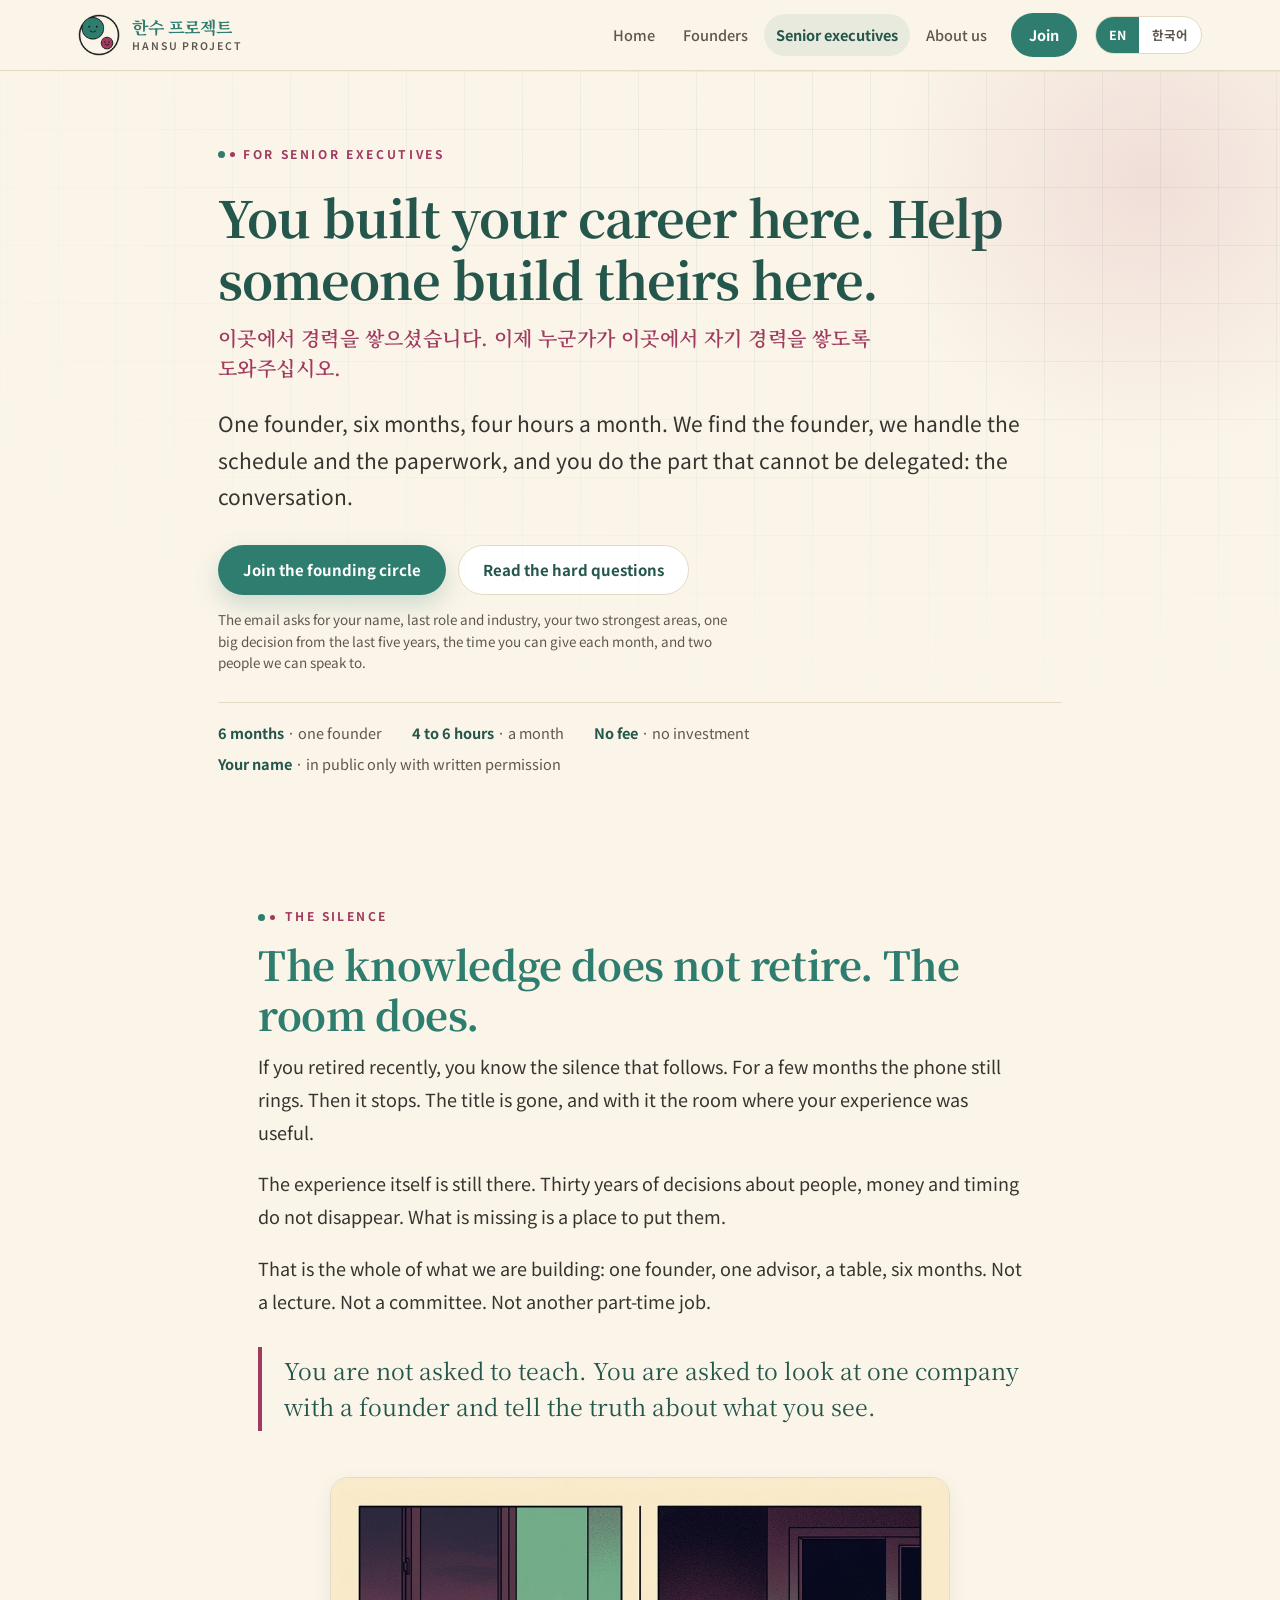
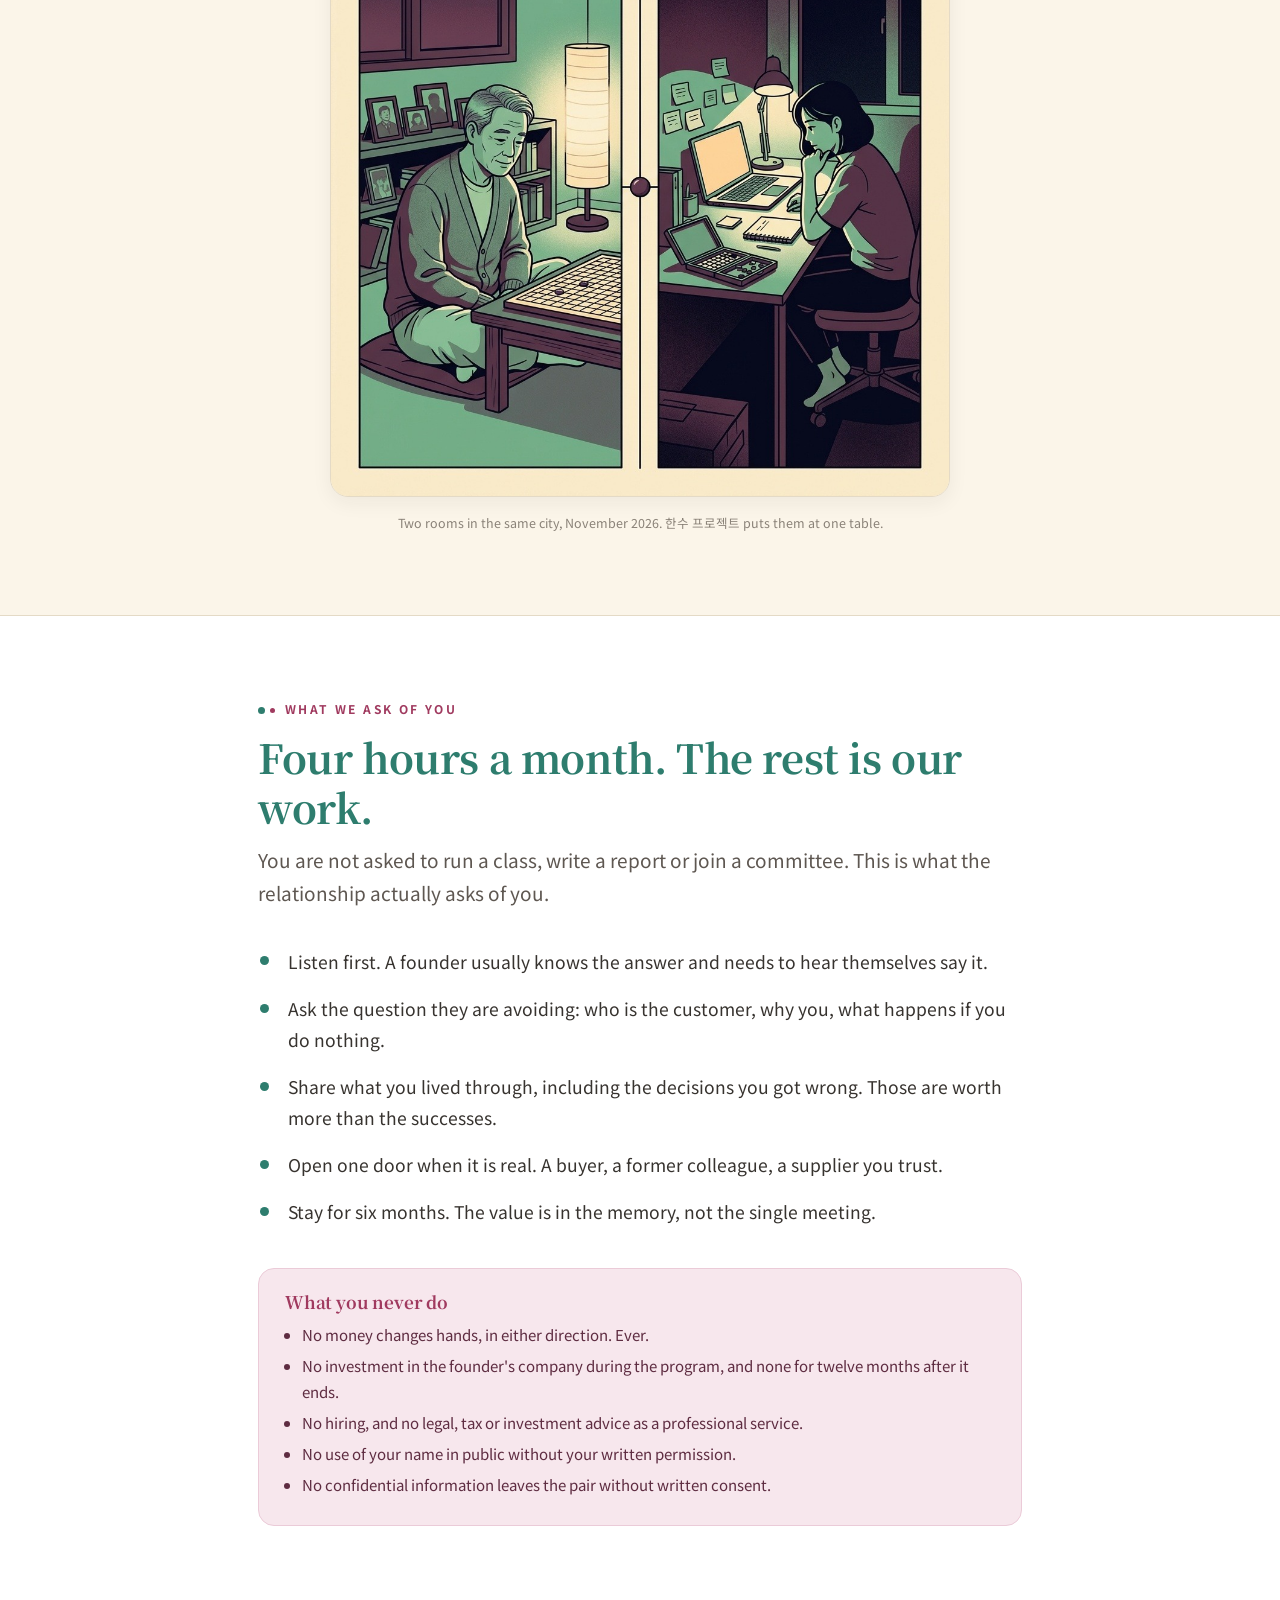
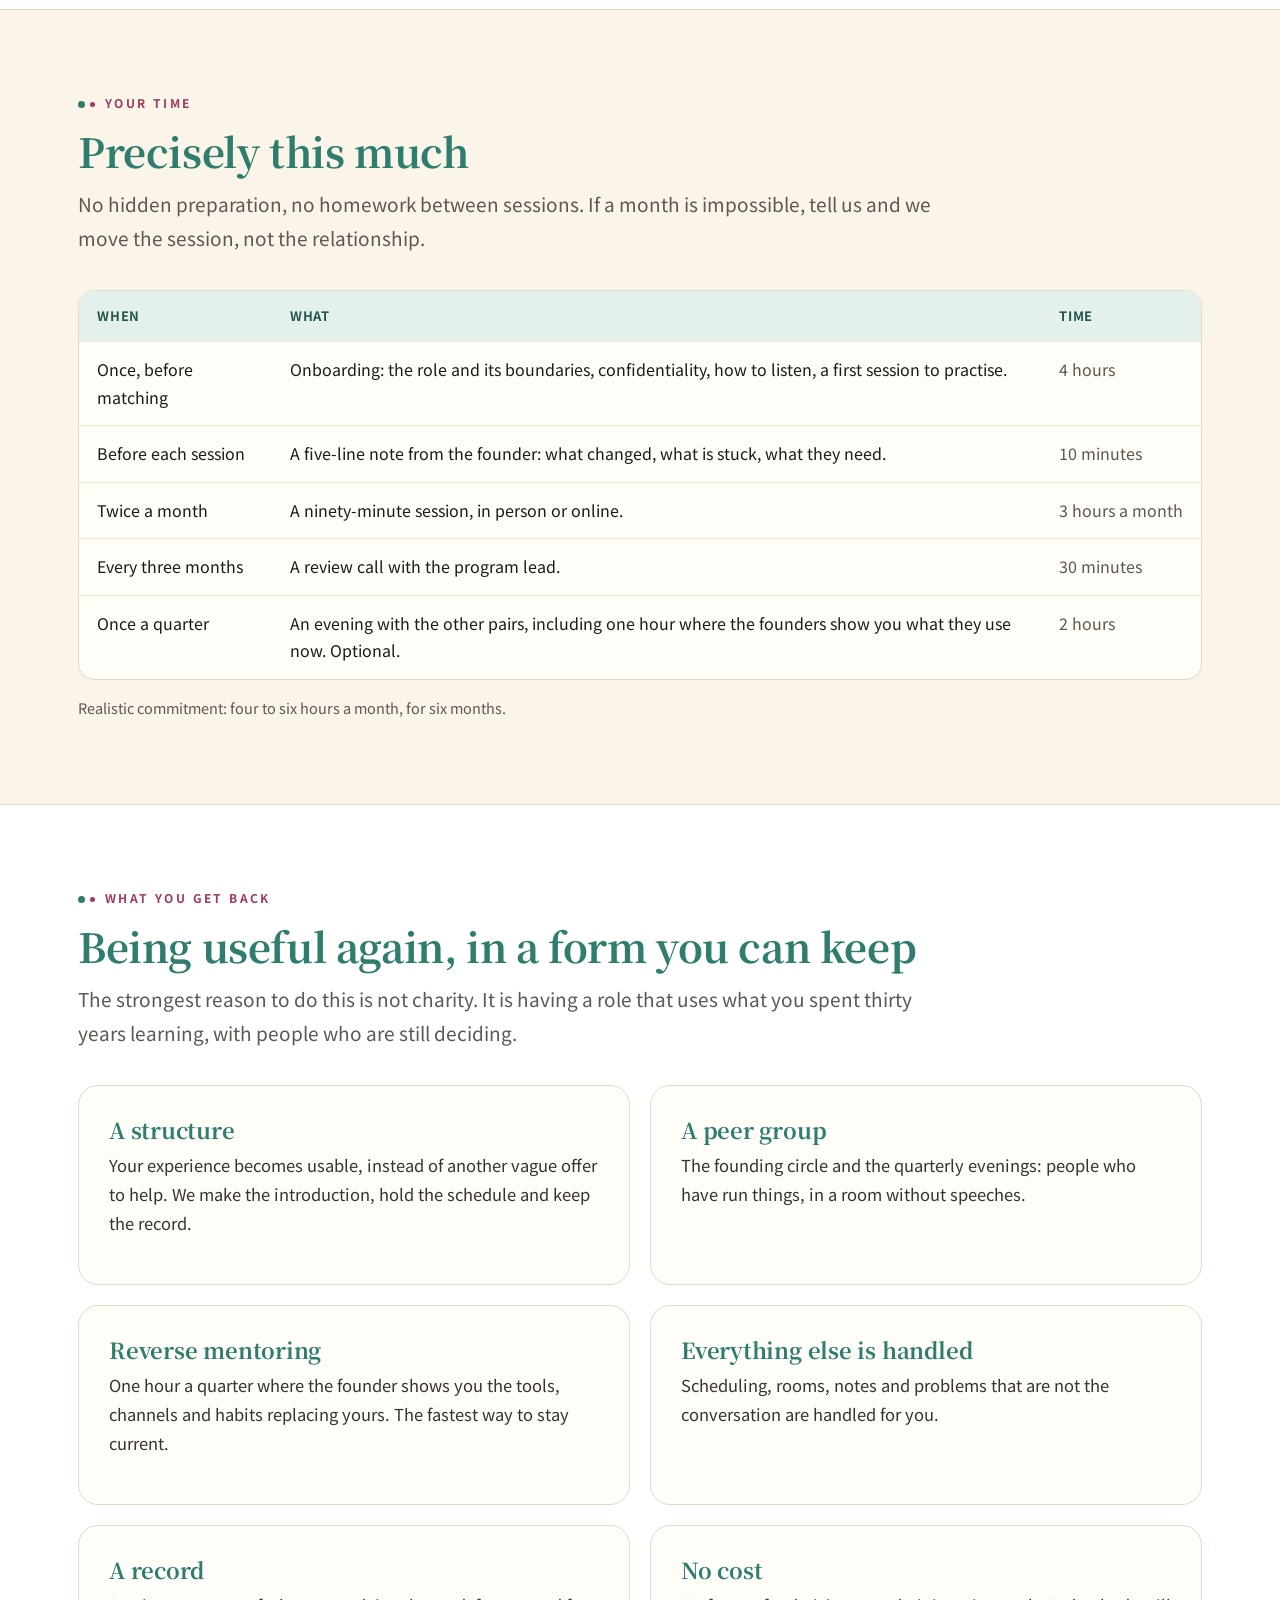
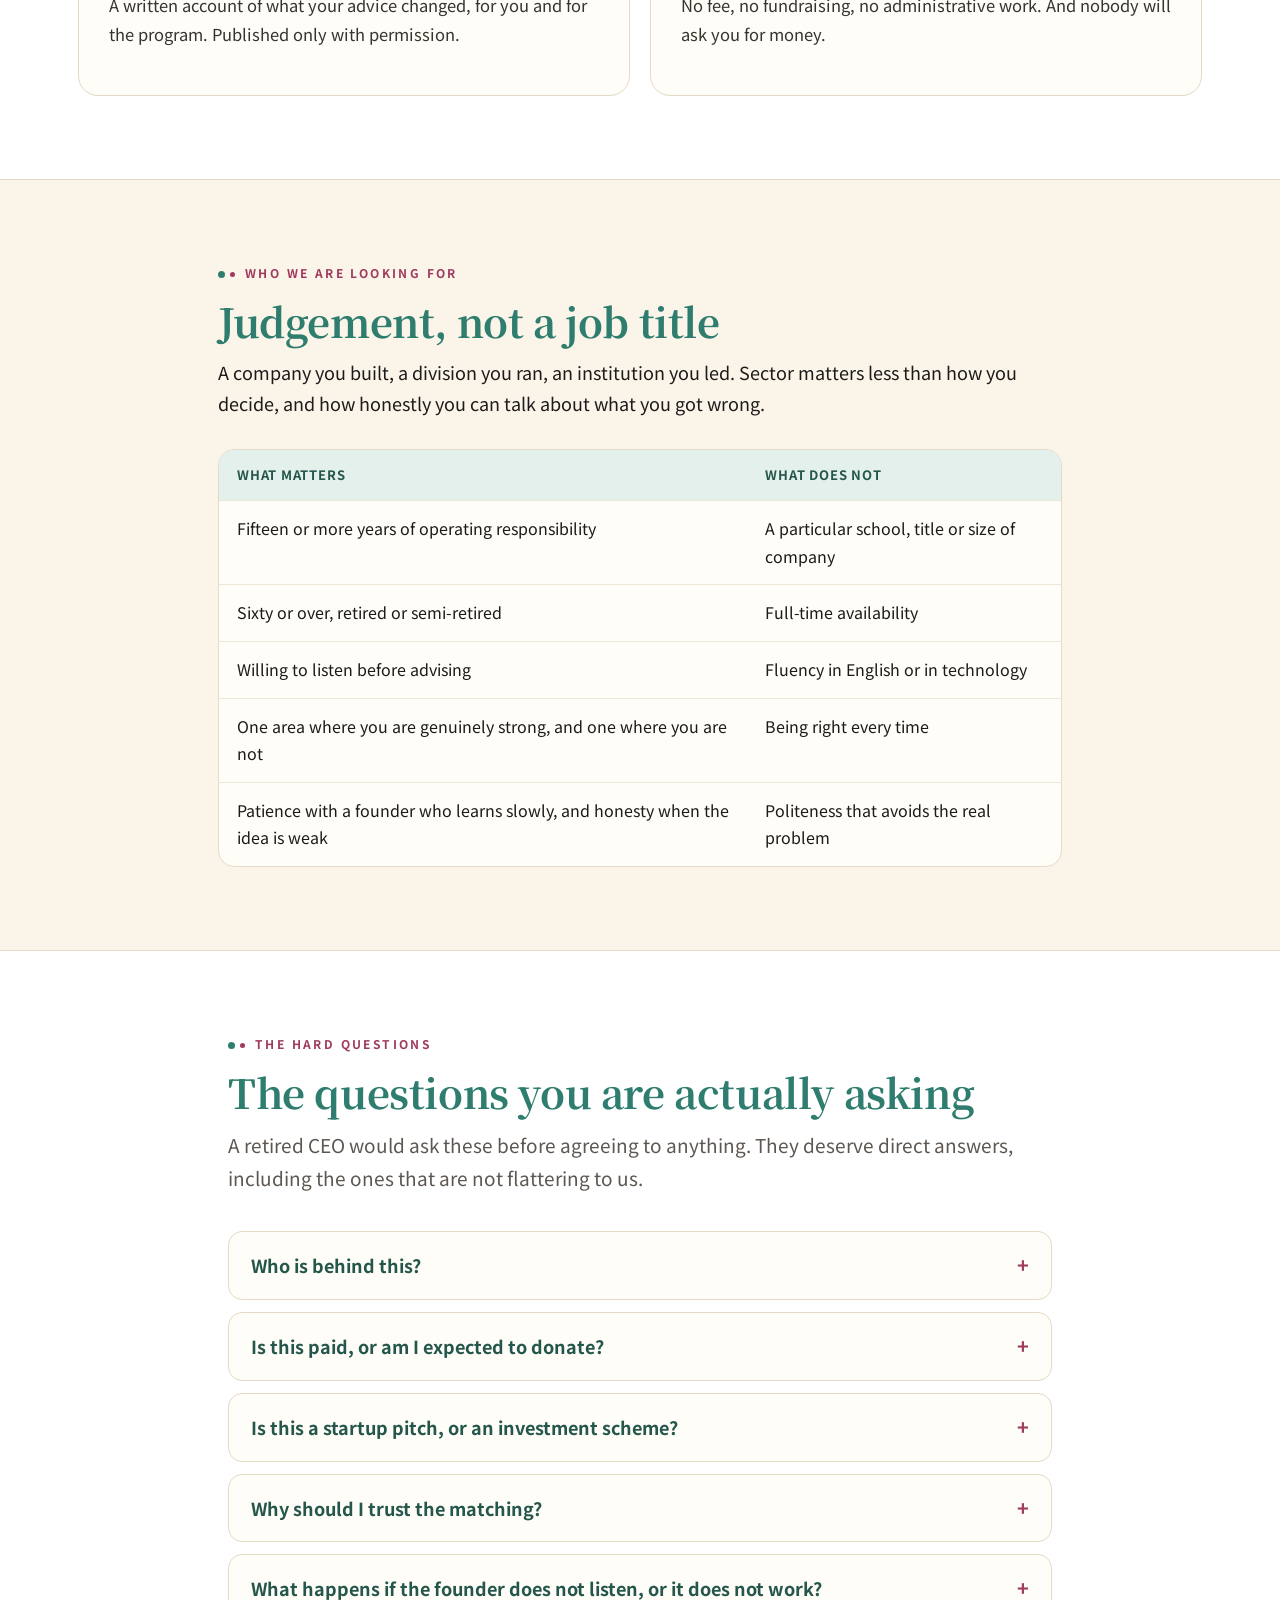
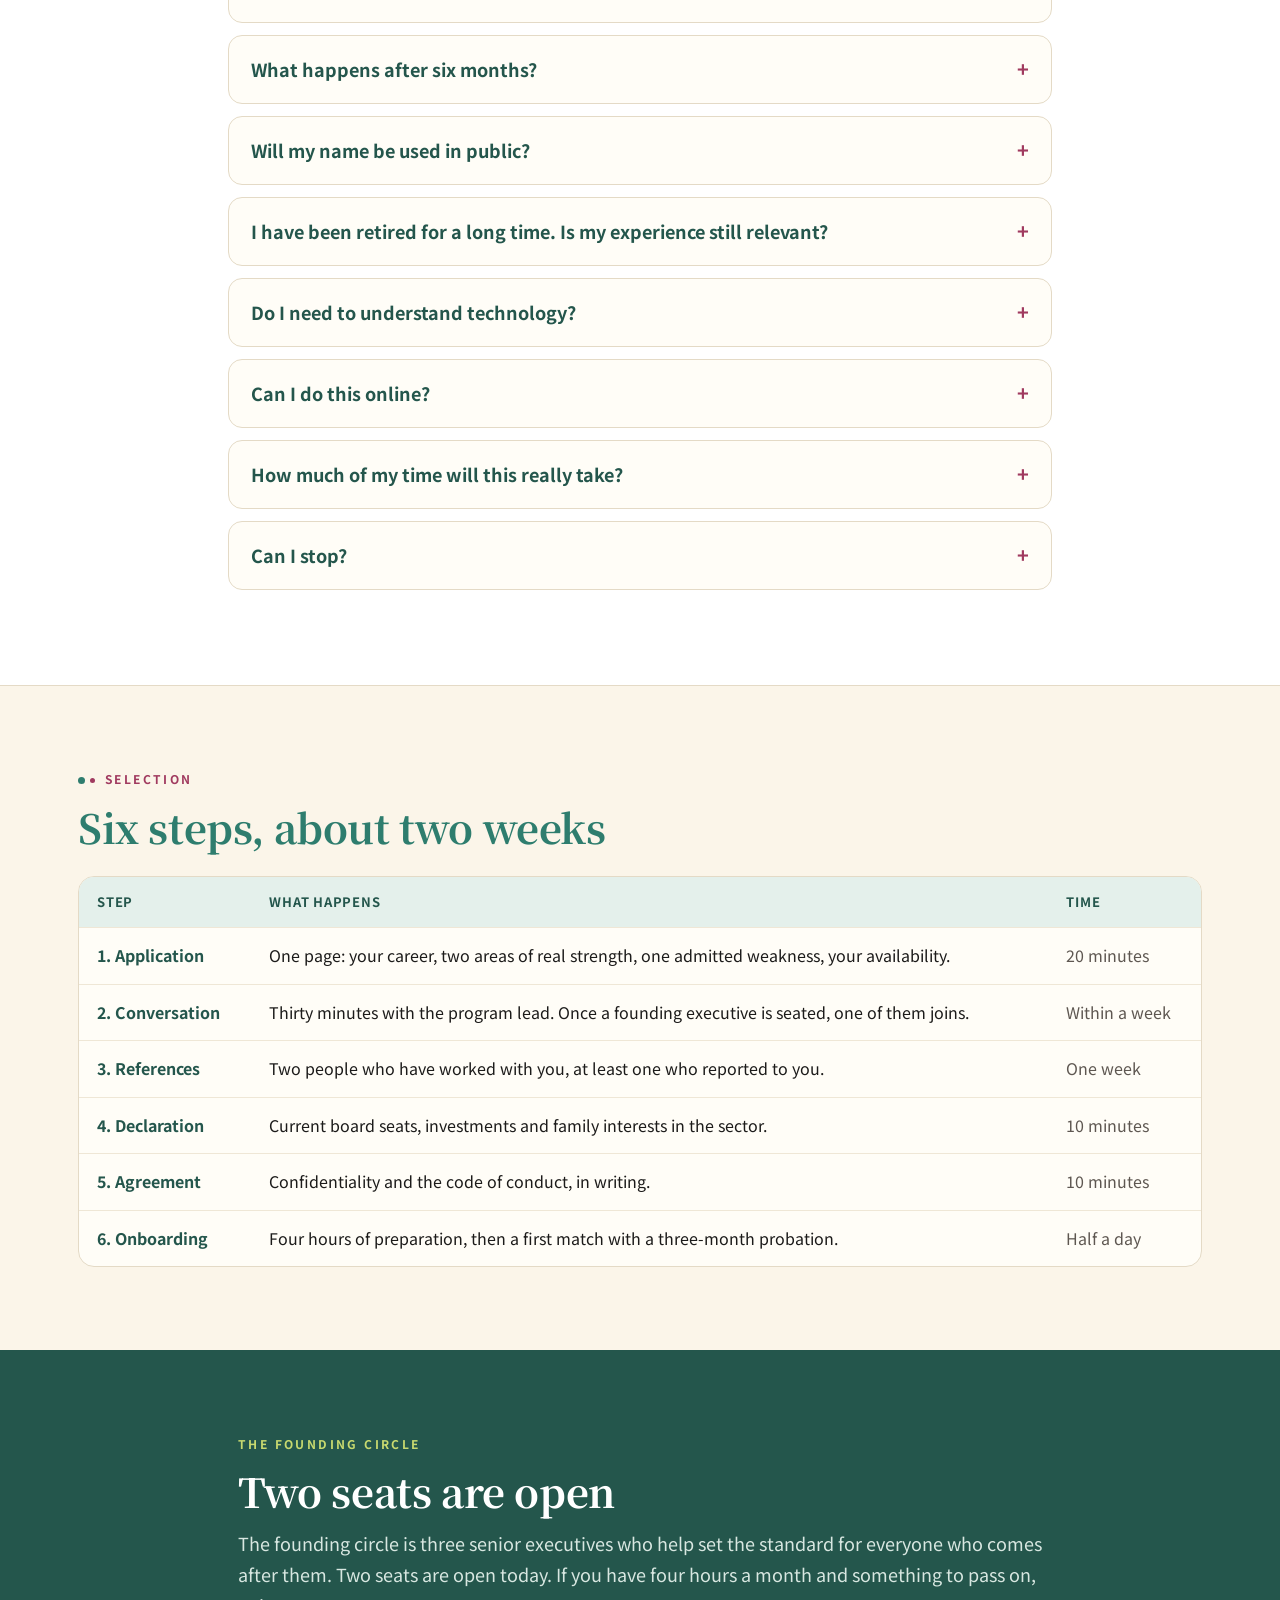
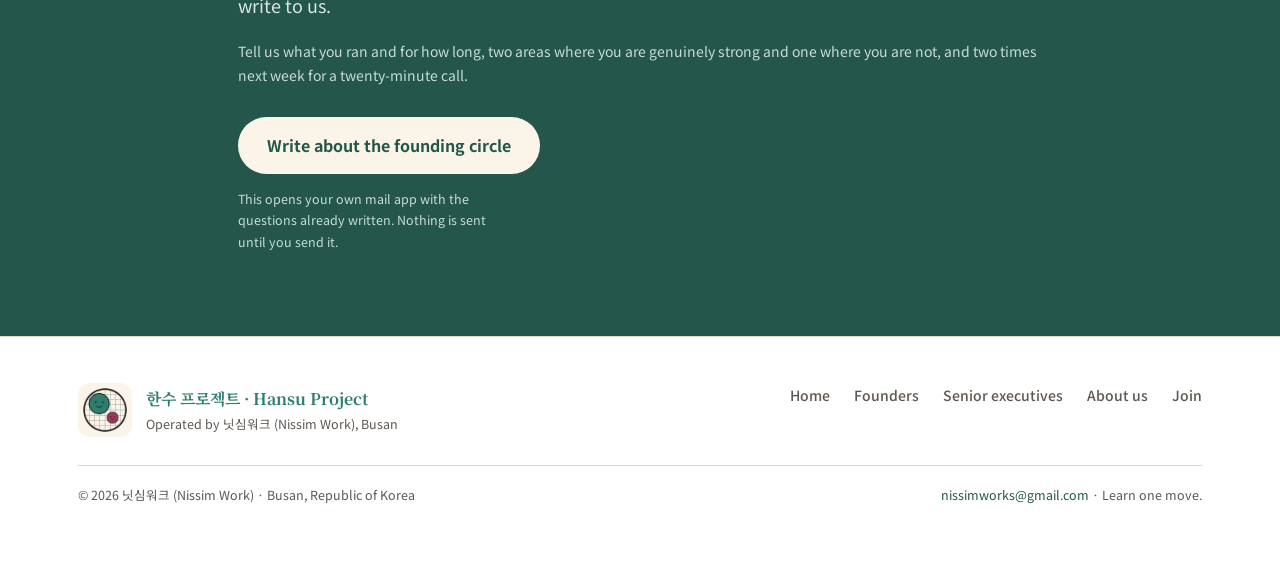
<file: seniors.html>
<!doctype html>
<html lang="en" data-title-en="For senior executives · 한수 프로젝트 Hansu Project" data-title-ko="선배 경영인을 위하여 · 한수 프로젝트">
<head>
<meta charset="utf-8">
<meta name="viewport" content="width=device-width,initial-scale=1">
<title>For senior executives · 한수 프로젝트 Hansu Project</title>
<meta name="description" content="One founder, six months, four hours a month. 한수 프로젝트 connects retired executives in Busan with early-stage founders. No fee, no investment, no name in public without permission.">
<meta name="theme-color" content="#2E7D6E">
<link rel="canonical" href="https://nissimworks.github.io/hansu-project/seniors.html">
<meta property="og:type" content="website">
<meta property="og:site_name" content="한수 프로젝트 · Hansu Project">
<meta property="og:title" content="For senior executives · 한수 프로젝트 Hansu Project">
<meta property="og:description" content="You built your career here. Help someone build theirs here. One founder, six months, four hours a month.">
<meta property="og:url" content="https://nissimworks.github.io/hansu-project/seniors.html">
<meta property="og:image" content="https://nissimworks.github.io/hansu-project/assets/og-cover.jpg">
<meta property="og:locale" content="en_US">
<meta property="og:locale:alternate" content="ko_KR">
<meta name="twitter:card" content="summary_large_image">
<link rel="icon" href="assets/hansu-logo-64.png" sizes="64x64" type="image/png">
<link rel="apple-touch-icon" href="assets/hansu-logo-tile.png">
<link rel="preconnect" href="https://fonts.googleapis.com">
<link rel="preconnect" href="https://fonts.gstatic.com" crossorigin>
<link href="https://fonts.googleapis.com/css2?family=Noto+Sans+KR:wght@400;500;700&amp;family=Noto+Serif+KR:wght@500;600;700&amp;display=swap" rel="stylesheet">
<link rel="stylesheet" href="assets/site.css?v=5">
</head>
<body class="seniors">
<a class="skip" href="#main" data-en="Skip to content" data-ko="본문으로 건너뛰기">Skip to content</a>

<header class="site">
  <div class="wrap hrow">
    <a class="brand" href="index.html" aria-label="한수 프로젝트 Hansu Project">
      <img src="assets/hansu-logo-64.png" alt="한수 프로젝트 circular emblem" width="42" height="42">
      <span class="nm">한수 프로젝트<small>Hansu Project</small></span>
    </a>
    <nav class="main" aria-label="Main">
      <a href="index.html" data-en="Home" data-ko="홈">Home</a>
      <a href="founders.html" data-en="Founders" data-ko="창업가">Founders</a>
      <a href="seniors.html" aria-current="page" data-en="Senior executives" data-ko="선배 경영인">Senior executives</a>
      <a href="about.html" data-en="About us" data-ko="소개">About us</a>
      <a class="join-link" href="join.html" data-en="Join" data-ko="참여">Join</a>
    </nav>
    <div class="lang" role="group" aria-label="Language">
      <button type="button" data-lang="en" class="on" aria-pressed="true">EN</button>
      <button type="button" data-lang="ko" aria-pressed="false">한국어</button>
    </div>
  </div>
</header>

<main id="main">

<section class="page-hero board-bg">
  <div class="wrap" style="max-width:900px">
      <p class="kicker"><span class="stones"><i></i><i></i></span><span data-en="For senior executives" data-ko="선배 경영인을 위하여">For senior executives</span></p>
      <h1 data-en="You built your career here. Help someone build theirs here." data-ko="이곳에서 경력을 쌓으셨습니다. 이제 누군가가 이곳에서 자기 경력을 쌓도록 도와주십시오.">You built your career here. Help someone build theirs here.</h1>
      <span class="h1-ko" aria-hidden="true">이곳에서 경력을 쌓으셨습니다. 이제 누군가가 이곳에서 자기 경력을 쌓도록 도와주십시오.</span>
      <p class="lede" data-en="One founder, six months, four hours a month. We find the founder, we handle the schedule and the paperwork, and you do the part that cannot be delegated: the conversation." data-ko="창업자 한 사람, 6개월, 한 달 네 시간. 창업자를 찾고 일정과 서류를 맡습니다. 선배님은 위임할 수 없는 단 하나의 일, 대화를 하십니다.">One founder, six months, four hours a month. We find the founder, we handle the schedule and the paperwork, and you do the part that cannot be delegated: the conversation.</p>
      <div class="cta">
        <a class="btn primary" data-form="senior" href="mailto:nissimworks@gmail.com?subject=%ED%95%9C%EC%88%98%20%ED%94%84%EB%A1%9C%EC%A0%9D%ED%8A%B8%20%C2%B7%20%EC%B0%BD%EB%A6%BD%20%EC%84%9C%ED%81%B4%20%EB%AC%B8%EC%9D%98%20%28Hansu%20Project%20founding%20circle%29&body=%ED%95%9C%EC%88%98%20%ED%94%84%EB%A1%9C%EC%A0%9D%ED%8A%B8%20%C2%B7%20%EC%B0%BD%EB%A6%BD%20%EC%84%9C%ED%81%B4%20%EB%AC%B8%EC%9D%98%0AHansu%20Project%20%C2%B7%20Founding%20circle%0A%0A%5BAbout%20you%5D%0A%EC%84%B1%ED%95%A8%3A%0A%EB%A7%88%EC%A7%80%EB%A7%89%20%EC%A7%81%EC%B1%85%EA%B3%BC%20%EC%97%85%EC%A2%85%3A%0A%0A%5BExperience%5D%0A%EA%B0%80%EC%9E%A5%20%EC%9E%90%EC%8B%A0%20%EC%9E%88%EB%8A%94%20%EB%91%90%20%EC%98%81%EC%97%AD%3A%0A%EC%B5%9C%EA%B7%BC%205%EB%85%84%20%EC%95%88%EC%97%90%20%EC%8B%A4%EC%A0%9C%EB%A1%9C%20%EB%82%B4%EB%A6%B0%20%ED%81%B0%20%EA%B2%B0%EC%A0%95%20%ED%95%98%EB%82%98%3A%0A%0A%5BTime%20and%20people%5D%0A%ED%95%9C%20%EB%8B%AC%EC%97%90%20%EA%B0%80%EB%8A%A5%ED%95%9C%20%EC%8B%9C%EA%B0%84%3A%0A%EC%86%8C%EA%B0%9C%ED%95%B4%20%EC%A3%BC%EC%8B%A4%20%EC%88%98%20%EC%9E%88%EB%8A%94%20%EB%B6%84%20%EB%91%90%20%EB%B6%84%20%28%ED%95%9C%20%EB%B6%84%EC%9D%80%20%EC%A7%81%EC%A0%91%20%EC%9D%B4%EB%81%84%EC%8B%A0%20%EB%B6%84%29%3A%0A%0A%EA%B0%90%EC%82%AC%ED%95%A9%EB%8B%88%EB%8B%A4.%0A" data-en="Join the founding circle" data-ko="창립 서클에 참여하기">Join the founding circle</a>
        <a class="btn ghost" href="#questions" data-en="Read the hard questions" data-ko="어려운 질문부터 보기">Read the hard questions</a>
      </div>
      <p class="cta-note" data-en="The email asks for your name, last role and industry, your two strongest areas, one big decision from the last five years, the time you can give each month, and two people we can speak to." data-ko="메일에는 성함, 마지막 직책과 업종, 가장 자신 있는 두 영역, 최근 5년 안에 내린 큰 결정 하나, 한 달에 가능한 시간, 그리고 소개해 주실 두 분을 적으시면 됩니다.">The email asks for your name, last role and industry, your two strongest areas, one big decision from the last five years, the time you can give each month, and two people we can speak to.</p>
    <div class="quickline">
      <span><b data-en="6 months" data-ko="6개월">6 months</b> · <span data-en="one founder" data-ko="창업자 한 사람">one founder</span></span>
      <span><b data-en="4 to 6 hours" data-ko="한 달 4~6시간">4 to 6 hours</b> · <span data-en="a month" data-ko="6개월 동안">a month</span></span>
      <span><b data-en="No fee" data-ko="회비 없음">No fee</b> · <span data-en="no investment" data-ko="투자 없음">no investment</span></span>
      <span><b data-en="Your name" data-ko="성함과 사진">Your name</b> · <span data-en="in public only with written permission" data-ko="은 서면 허락 없이 공개하지 않음">in public only with written permission</span></span>
    </div>
  </div>
</section>

<section>
  <div class="wrap" style="max-width:820px">
      <div class="prose">
        <span class="eyebrow"><span class="stones"><i></i><i></i></span><span data-en="The silence" data-ko="은퇴 뒤의 시간">The silence</span></span>
        <h2 data-en="The knowledge does not retire. The room does." data-ko="지식은 은퇴하지 않습니다. 그 지식이 쓰이던 자리가 사라질 뿐입니다.">The knowledge does not retire. The room does.</h2>
        <p data-en="If you retired recently, you know the silence that follows. For a few months the phone still rings. Then it stops. The title is gone, and with it the room where your experience was useful." data-ko="은퇴하신 지 얼마 되지 않으셨다면, 그 뒤에 찾아오는 조용한 시간을 이미 알고 계실 것입니다. 몇 달은 전화가 울립니다. 그러다 그칩니다. 직함이 사라지고, 그 직함과 함께 경험이 쓰이던 자리도 사라집니다.">If you retired recently, you know the silence that follows. For a few months the phone still rings. Then it stops. The title is gone, and with it the room where your experience was useful.</p>
        <p data-en="The experience itself is still there. Thirty years of decisions about people, money and timing do not disappear. What is missing is a place to put them." data-ko="경험 자체는 그대로 남아 있습니다. 사람과 돈과 시기에 대한 서른 해의 판단은 사라지지 않습니다. 사라진 것은 그것을 쓸 자리입니다.">The experience itself is still there. Thirty years of decisions about people, money and timing do not disappear. What is missing is a place to put them.</p>
        <p data-en="That is the whole of what we are building: one founder, one advisor, a table, six months. Not a lecture. Not a committee. Not another part-time job." data-ko="저희가 만들고 있는 것은 그것 하나입니다. 창업자 한 사람, 선배 경영인 한 분, 테이블 하나, 6개월. 강의가 아닙니다. 위원회가 아닙니다. 또 하나의 단기 일자리도 아닙니다.">That is the whole of what we are building: one founder, one advisor, a table, six months. Not a lecture. Not a committee. Not another part-time job.</p>
        <blockquote class="pull">
          <span data-en="You are not asked to teach. You are asked to look at one company with a founder and tell the truth about what you see." data-ko="가르치라는 부탁이 아닙니다. 창업자와 함께 회사 하나를 들여다보고, 보이는 것을 솔직하게 말씀해 달라는 부탁입니다.">You are not asked to teach. You are asked to look at one company with a founder and tell the truth about what you see.</span>
        </blockquote>
      </div>
      <figure class="figure-center">
        <img src="assets/story-two-panels.jpg" alt="A retired executive alone with a baduk board at home, and a founder alone at a laptop late at night" width="1024" height="1024">
        <figcaption data-en="Two rooms in the same city, November 2026. 한수 프로젝트 puts them at one table." data-ko="같은 도시의 두 방, 2026년 11월. 한수 프로젝트는 두 사람을 한 바둑판에 앉힙니다.">Two rooms in the same city, November 2026. 한수 프로젝트 puts them at one table.</figcaption>
      </figure>
  </div>
</section>

<section class="alt">
  <div class="wrap" style="max-width:820px">
        <span class="eyebrow"><span class="stones"><i></i><i></i></span><span data-en="What we ask of you" data-ko="부탁드리는 일">What we ask of you</span></span>
        <h2 data-en="Four hours a month. The rest is our work." data-ko="한 달 네 시간. 나머지는 저희가 합니다.">Four hours a month. The rest is our work.</h2>
        <p class="sub" data-en="You are not asked to run a class, write a report or join a committee. This is what the relationship actually asks of you." data-ko="강의를 하시거나 보고서를 쓰시거나 위원회에 참여하실 필요는 없습니다. 관계가 실제로 부탁드리는 것은 다음 다섯 가지입니다.">You are not asked to run a class, write a report or join a committee. This is what the relationship actually asks of you.</p>
        <ul class="checks">
          <li data-en="Listen first. A founder usually knows the answer and needs to hear themselves say it." data-ko="먼저 들으십시오. 창업자는 대개 답을 알고 있고, 자신의 입으로 말할 기회가 필요합니다.">Listen first. A founder usually knows the answer and needs to hear themselves say it.</li>
          <li data-en="Ask the question they are avoiding: who is the customer, why you, what happens if you do nothing." data-ko="피하고 있는 질문을 던지십시오. 고객이 누구인지, 왜 당신인지, 아무것도 하지 않으면 어떻게 되는지.">Ask the question they are avoiding: who is the customer, why you, what happens if you do nothing.</li>
          <li data-en="Share what you lived through, including the decisions you got wrong. Those are worth more than the successes." data-ko="직접 겪으신 일을 나누십시오. 잘된 결정보다 잘못된 결정이 더 값집니다.">Share what you lived through, including the decisions you got wrong. Those are worth more than the successes.</li>
          <li data-en="Open one door when it is real. A buyer, a former colleague, a supplier you trust." data-ko="실제로 열 수 있는 문 하나를 열어 주십시오. 구매 담당자, 오래 아는 동료, 신뢰하는 공급사.">Open one door when it is real. A buyer, a former colleague, a supplier you trust.</li>
          <li data-en="Stay for six months. The value is in the memory, not the single meeting." data-ko="6개월을 지켜 주십시오. 가치는 한 번의 만남이 아니라 기억에 있습니다.">Stay for six months. The value is in the memory, not the single meeting.</li>
        </ul>
      <div class="stop" style="margin-top:40px">
        <h4 data-en="What you never do" data-ko="하지 않으시는 일">What you never do</h4>
        <ul>
          <li data-en="No money changes hands, in either direction. Ever." data-ko="어떤 방향으로도 금전 거래가 없습니다.">No money changes hands, in either direction. Ever.</li>
          <li data-en="No investment in the founder's company during the program, and none for twelve months after it ends." data-ko="프로그램 기간과 종료 후 12개월 동안 창업자 회사에 투자하지 않습니다.">No investment in the founder's company during the program, and none for twelve months after it ends.</li>
          <li data-en="No hiring, and no legal, tax or investment advice as a professional service." data-ko="채용도, 법률, 세무, 투자 자문을 전문 서비스로 제공하는 일도 없습니다.">No hiring, and no legal, tax or investment advice as a professional service.</li>
          <li data-en="No use of your name in public without your written permission." data-ko="서면 허락 없이 성함을 공개하지 않습니다.">No use of your name in public without your written permission.</li>
          <li data-en="No confidential information leaves the pair without written consent." data-ko="서면 동의 없이 두 사람 사이의 정보가 밖으로 나가지 않습니다.">No confidential information leaves the pair without written consent.</li>
        </ul>
      </div>
  </div>
</section>

<section>
  <div class="wrap">
    <span class="eyebrow"><span class="stones"><i></i><i></i></span><span data-en="Your time" data-ko="시간">Your time</span></span>
    <h2 data-en="Precisely this much" data-ko="정확히 이만큼입니다">Precisely this much</h2>
    <p class="sub" data-en="No hidden preparation, no homework between sessions. If a month is impossible, tell us and we move the session, not the relationship." data-ko="숨은 준비도, 회기 사이의 과제도 없습니다. 한 달이 도저히 어려우시면 말씀해 주십시오. 관계를 끊는 대신 일정을 옮기겠습니다.">No hidden preparation, no homework between sessions. If a month is impossible, tell us and we move the session, not the relationship.</p>
    <div class="tablewrap">
      <table>
        <thead>
          <tr><th data-en="When" data-ko="시점">When</th><th data-en="What" data-ko="내용">What</th><th data-en="Time" data-ko="시간">Time</th></tr>
        </thead>
        <tbody>
          <tr><td data-en="Once, before matching" data-ko="매칭 전 1회">Once, before matching</td><td data-en="Onboarding: the role and its boundaries, confidentiality, how to listen, a first session to practise." data-ko="온보딩: 역할과 경계, 비밀유지, 경청 방법, 첫 회기 실습.">Onboarding: the role and its boundaries, confidentiality, how to listen, a first session to practise.</td><td class="nowrap" data-en="4 hours" data-ko="4시간">4 hours</td></tr>
          <tr><td data-en="Before each session" data-ko="매 회기 전">Before each session</td><td data-en="A five-line note from the founder: what changed, what is stuck, what they need." data-ko="창업자의 다섯 줄 메모: 무엇이 바뀌었는지, 무엇이 막혔는지, 무엇이 필요한지.">A five-line note from the founder: what changed, what is stuck, what they need.</td><td class="nowrap" data-en="10 minutes" data-ko="10분">10 minutes</td></tr>
          <tr><td data-en="Twice a month" data-ko="한 달 2회">Twice a month</td><td data-en="A ninety-minute session, in person or online." data-ko="90분 면담, 대면 또는 비대면.">A ninety-minute session, in person or online.</td><td class="nowrap" data-en="3 hours a month" data-ko="월 3시간">3 hours a month</td></tr>
          <tr><td data-en="Every three months" data-ko="3개월마다">Every three months</td><td data-en="A review call with the program lead." data-ko="프로그램 리드와 점검 통화.">A review call with the program lead.</td><td class="nowrap" data-en="30 minutes" data-ko="30분">30 minutes</td></tr>
          <tr><td data-en="Once a quarter" data-ko="분기 1회">Once a quarter</td><td data-en="An evening with the other pairs, including one hour where the founders show you what they use now. Optional." data-ko="다른 짝들과의 저녁 모임. 창업자들이 요즘 쓰는 도구를 보여 주는 한 시간이 포함됩니다. 선택 사항입니다.">An evening with the other pairs, including one hour where the founders show you what they use now. Optional.</td><td class="nowrap" data-en="2 hours" data-ko="2시간">2 hours</td></tr>
        </tbody>
      </table>
    </div>
    <p style="margin-top:16px;font-size:14.5px;color:var(--muted)" data-en="Realistic commitment: four to six hours a month, for six months." data-ko="실제 부담은 6개월 동안 한 달 네 시간에서 여섯 시간입니다.">Realistic commitment: four to six hours a month, for six months.</p>
  </div>
</section>

<section class="alt">
  <div class="wrap">
    <span class="eyebrow"><span class="stones"><i></i><i></i></span><span data-en="What you get back" data-ko="돌아오는 것">What you get back</span></span>
    <h2 data-en="Being useful again, in a form you can keep" data-ko="다시 쓸모 있는 사람이 되는 일, 오래 갈 수 있는 형태로">Being useful again, in a form you can keep</h2>
    <p class="sub" data-en="The strongest reason to do this is not charity. It is having a role that uses what you spent thirty years learning, with people who are still deciding." data-ko="이 일을 하시는 가장 큰 이유는 자선이 아닙니다. 서른 해 동안 익히신 것을 쓰는 자리가 생기고, 그 자리에 아직 결정을 내리는 사람들이 있다는 것입니다.">The strongest reason to do this is not charity. It is having a role that uses what you spent thirty years learning, with people who are still deciding.</p>
    <div class="cards two">
      <div class="card">
        <h3 data-en="A structure" data-ko="구조">A structure</h3>
        <p data-en="Your experience becomes usable, instead of another vague offer to help. We make the introduction, hold the schedule and keep the record." data-ko="막연한 도움 제안이 아니라, 경험을 실제로 쓸 수 있게 만드는 구조입니다. 소개하고, 일정을 잡고, 기록을 남깁니다.">Your experience becomes usable, instead of another vague offer to help. We make the introduction, hold the schedule and keep the record.</p>
      </div>
      <div class="card">
        <h3 data-en="A peer group" data-ko="동료 모임">A peer group</h3>
        <p data-en="The founding circle and the quarterly evenings: people who have run things, in a room without speeches." data-ko="창립 서클과 분기 모임: 무언가를 운영해 보신 분들이 연설 없이 만나는 자리입니다.">The founding circle and the quarterly evenings: people who have run things, in a room without speeches.</p>
      </div>
      <div class="card">
        <h3 data-en="Reverse mentoring" data-ko="리버스 멘토링">Reverse mentoring</h3>
        <p data-en="One hour a quarter where the founder shows you the tools, channels and habits replacing yours. The fastest way to stay current." data-ko="분기마다 한 시간, 창업자가 요즘의 도구와 채널과 습관을 보여 드립니다. 현업 감각을 유지하는 가장 빠른 방법입니다.">One hour a quarter where the founder shows you the tools, channels and habits replacing yours. The fastest way to stay current.</p>
      </div>
      <div class="card">
        <h3 data-en="Everything else is handled" data-ko="나머지는 저희가 맡습니다">Everything else is handled</h3>
        <p data-en="Scheduling, rooms, notes and problems that are not the conversation are handled for you." data-ko="일정, 공간, 기록, 그리고 대화가 아닌 문제들은 저희가 맡습니다.">Scheduling, rooms, notes and problems that are not the conversation are handled for you.</p>
      </div>
      <div class="card">
        <h3 data-en="A record" data-ko="기록">A record</h3>
        <p data-en="A written account of what your advice changed, for you and for the program. Published only with permission." data-ko="선배님의 조언이 무엇을 바꾸었는지에 대한 서면 기록입니다. 허락이 있을 때만 공개합니다.">A written account of what your advice changed, for you and for the program. Published only with permission.</p>
      </div>
      <div class="card">
        <h3 data-en="No cost" data-ko="비용 없음">No cost</h3>
        <p data-en="No fee, no fundraising, no administrative work. And nobody will ask you for money." data-ko="회비도, 모금도, 행정 업무도 없습니다. 누구도 선배님께 후원을 부탁하지 않습니다.">No fee, no fundraising, no administrative work. And nobody will ask you for money.</p>
      </div>
    </div>
  </div>
</section>

<section>
  <div class="wrap" style="max-width:900px">
        <span class="eyebrow"><span class="stones"><i></i><i></i></span><span data-en="Who we are looking for" data-ko="찾고 있는 분">Who we are looking for</span></span>
        <h2 data-en="Judgement, not a job title" data-ko="직함이 아니라 판단력">Judgement, not a job title</h2>
        <p data-en="A company you built, a division you ran, an institution you led. Sector matters less than how you decide, and how honestly you can talk about what you got wrong." data-ko="직접 세운 회사, 맡았던 사업부, 이끌었던 기관. 업종보다 중요한 것은 어떻게 판단하는지, 그리고 잘못한 일을 얼마나 솔직하게 말씀하실 수 있는지입니다.">A company you built, a division you ran, an institution you led. Sector matters less than how you decide, and how honestly you can talk about what you got wrong.</p>
      <div class="tablewrap" style="margin-top:30px">
        <table>
          <thead>
            <tr><th data-en="What matters" data-ko="중요하게 보는 것">What matters</th><th data-en="What does not" data-ko="중요하지 않은 것">What does not</th></tr>
          </thead>
          <tbody>
            <tr><td data-en="Fifteen or more years of operating responsibility" data-ko="15년 이상 경영 책임">Fifteen or more years of operating responsibility</td><td data-en="A particular school, title or size of company" data-ko="출신 학교, 직함, 회사의 규모">A particular school, title or size of company</td></tr>
            <tr><td data-en="Sixty or over, retired or semi-retired" data-ko="만 60세 이상, 은퇴 또는 반은퇴">Sixty or over, retired or semi-retired</td><td data-en="Full-time availability" data-ko="상시 근무 가능 여부">Full-time availability</td></tr>
            <tr><td data-en="Willing to listen before advising" data-ko="조언하기 전에 먼저 들으실 수 있는 분">Willing to listen before advising</td><td data-en="Fluency in English or in technology" data-ko="영어 능력이나 기술 이해도">Fluency in English or in technology</td></tr>
            <tr><td data-en="One area where you are genuinely strong, and one where you are not" data-ko="확실히 강한 분야 하나와 솔직히 약한 분야 하나">One area where you are genuinely strong, and one where you are not</td><td data-en="Being right every time" data-ko="항상 정답이어야 한다는 부담">Being right every time</td></tr>
            <tr><td data-en="Patience with a founder who learns slowly, and honesty when the idea is weak" data-ko="더디게 배우는 창업자를 기다려 주시고, 아이디어가 약할 때 그렇다고 말씀하실 수 있는 분">Patience with a founder who learns slowly, and honesty when the idea is weak</td><td data-en="Politeness that avoids the real problem" data-ko="문제를 피해 가는 정중함">Politeness that avoids the real problem</td></tr>
          </tbody>
        </table>
      </div>
  </div>
</section>

<section class="alt" id="questions">
  <div class="wrap narrow">
    <span class="eyebrow"><span class="stones"><i></i><i></i></span><span data-en="The hard questions" data-ko="어려운 질문">The hard questions</span></span>
    <h2 data-en="The questions you are actually asking" data-ko="정말로 궁금하신 것들">The questions you are actually asking</h2>
    <p class="sub" data-en="A retired CEO would ask these before agreeing to anything. They deserve direct answers, including the ones that are not flattering to us." data-ko="은퇴하신 대표님이 무엇이든 결정하시기 전에 물으실 질문들입니다. 저희에게 유리하지 않은 답도 그대로 적었습니다.">A retired CEO would ask these before agreeing to anything. They deserve direct answers, including the ones that are not flattering to us.</p>
    <div style="margin-top:26px">
      <details>
        <summary data-en="Who is behind this?" data-ko="이 일은 누가 하고 있습니까?">Who is behind this?</summary>
        <p data-en="닛심워크 (Nissim Work), a consulting company in Busan, designs and runs the program. It is led by Nofar Lupo, who founded Nissim Work and works with founders and young professionals in this city. What she brings is the structure: how an executive is prepared, how the match is made, how the relationship is kept honest. The judgement comes from the senior executives themselves." data-ko="부산의 컨설팅 회사인 닛심워크(Nissim Work)가 사업을 설계하고 운영합니다. 닛심워크를 세운 루포 노파르가 이끌며, 그분은 이 도시에서 창업자와 젊은 전문가들과 일해 왔습니다. 그분이 가져오는 것은 구조입니다. 선배 경영인을 어떻게 준비시키고, 매칭을 어떻게 하며, 관계를 어떻게 솔직하게 유지하는지입니다. 판단은 선배 경영인들이 합니다.">닛심워크 (Nissim Work), a consulting company in Busan, designs and runs the program. It is led by Nofar Lupo, who founded Nissim Work and works with founders and young professionals in this city. What she brings is the structure: how an executive is prepared, how the match is made, how the relationship is kept honest. The judgement comes from the senior executives themselves.</p>
        <p data-en="The founding circle has three seats, and two of them are open. If you want to read the structure, the rules and the code of conduct before you decide, ask, and we will send them." data-ko="창립 서클은 자리 세 개로 시작하며 두 자리가 비어 있습니다. 결정하시기 전에 구조와 원칙, 행동강령을 읽고 싶으시면 말씀해 주십시오. 보내 드리겠습니다.">The founding circle has three seats, and two of them are open. If you want to read the structure, the rules and the code of conduct before you decide, ask, and we will send them.</p>
      </details>
      <details>
        <summary data-en="Is this paid, or am I expected to donate?" data-ko="유급입니까, 아니면 기부를 부탁합니까?">Is this paid, or am I expected to donate?</summary>
        <p data-en="Neither. Advising is unpaid, and we never ask senior executives for money. At the founding stage the program is paid for by Nissim Work itself, and before you decide we will tell you exactly who pays for what." data-ko="둘 다 아닙니다. 조언은 무급이며, 선배 경영인께 후원을 부탁하지 않습니다. 창립 단계인 지금은 닛심워크가 직접 부담하며, 결정하시기 전에 누가 무엇을 부담하는지 정확히 말씀드립니다.">Neither. Advising is unpaid, and we never ask senior executives for money. At the founding stage the program is paid for by Nissim Work itself, and before you decide we will tell you exactly who pays for what.</p>
      </details>
      <details>
        <summary data-en="Is this a startup pitch, or an investment scheme?" data-ko="스타트업 투자 제안입니까?">Is this a startup pitch, or an investment scheme?</summary>
        <p data-en="No. No money passes between you and the founder, no equity is involved, and you do not invest during the program or for twelve months after it ends. It is advice, not a deal. If anyone asks you for money in our name, tell us." data-ko="아닙니다. 선배님과 창업자 사이에 금전이 오가지 않고, 지분도 없으며, 프로그램 기간과 종료 후 12개월 동안 투자하지 않습니다. 거래가 아니라 조언입니다. 저희 이름으로 누군가 돈을 요구하면 알려 주십시오.">No. No money passes between you and the founder, no equity is involved, and you do not invest during the program or for twelve months after it ends. It is advice, not a deal. If anyone asks you for money in our name, tell us.</p>
      </details>
      <details>
        <summary data-en="Why should I trust the matching?" data-ko="매칭을 어떻게 믿습니까?">Why should I trust the matching?</summary>
        <p data-en="You are not handed a name. Every senior executive goes through an application, a thirty-minute conversation, two references including at least one person who reported to you, and a written declaration of current board seats and investments. The founder applies in writing and meets you before either side commits. Both can end it at the three-month review, without an awkward conversation." data-ko="이름 하나를 통보받는 방식이 아닙니다. 선배 경영인은 지원서, 30분 면담, 함께 일한 분 두 분의 추천(그중 최소 한 분은 선배님 아래에서 일한 분), 현재 이사직과 투자에 대한 서면 신고를 거칩니다. 창업자도 서면으로 신청하고, 양쪽이 결정하기 전에 직접 만납니다. 3개월 차 점검에서 어느 쪽이든 어색한 대화 없이 마칠 수 있습니다.">You are not handed a name. Every senior executive goes through an application, a thirty-minute conversation, two references including at least one person who reported to you, and a written declaration of current board seats and investments. The founder applies in writing and meets you before either side commits. Both can end it at the three-month review, without an awkward conversation.</p>
      </details>
      <details>
        <summary data-en="What happens if the founder does not listen, or it does not work?" data-ko="창업자가 조언을 듣지 않거나, 잘 되지 않으면 어떻게 합니까?">What happens if the founder does not listen, or it does not work?</summary>
        <p data-en="Tell us. A founder who ignores advice is information, not a failure. We change the match, and you keep your relationship with the program. You will not have to manage the awkward part yourself." data-ko="저희에게 말씀해 주십시오. 조언을 무시하는 것은 실패가 아니라 정보입니다. 매칭을 바꾸고, 선배님은 프로그램과의 관계를 그대로 유지하십니다. 어색한 부분을 선배님이 감당하실 필요는 없습니다.">Tell us. A founder who ignores advice is information, not a failure. We change the match, and you keep your relationship with the program. You will not have to manage the awkward part yourself.</p>
      </details>
      <details>
        <summary data-en="What happens after six months?" data-ko="6개월 뒤에는 어떻게 됩니까?">What happens after six months?</summary>
        <p data-en="The match ends on schedule. You decide whether to take another founder, join the founding circle if a seat is open, or step back. We will not promise you a permanent role before the program has proved it can keep one." data-ko="매칭은 예정대로 끝납니다. 다른 창업자를 맡으실지, 자리가 비어 있다면 창립 서클에 함께하실지, 물러나실지 선배님이 정하십니다. 사업이 지속될 수 있다는 것을 증명하기 전에 상시 역할을 약속하지는 않겠습니다.">The match ends on schedule. You decide whether to take another founder, join the founding circle if a seat is open, or step back. We will not promise you a permanent role before the program has proved it can keep one.</p>
      </details>
      <details>
        <summary data-en="Will my name be used in public?" data-ko="제 이름이 공개됩니까?">Will my name be used in public?</summary>
        <p data-en="Not without your written permission. We do not publish a list of advisors, a testimonial or a photograph without asking you first, and a no is a complete answer." data-ko="서면 허락 없이는 공개하지 않습니다. 조언자 명단도, 추천사도, 사진도 먼저 여쭙지 않고는 올리지 않으며, 거절하시면 그것으로 끝입니다.">Not without your written permission. We do not publish a list of advisors, a testimonial or a photograph without asking you first, and a no is a complete answer.</p>
      </details>
      <details>
        <summary data-en="I have been retired for a long time. Is my experience still relevant?" data-ko="은퇴한 지 오래되었는데 지금도 통할까요?">I have been retired for a long time. Is my experience still relevant?</summary>
        <p data-en="The tools have changed. Judgement about people, money and timing has not. That is what founders ask for, and it is the part that cannot be looked up." data-ko="도구는 바뀌었습니다. 사람과 돈과 시기에 대한 판단은 바뀌지 않았습니다. 창업자가 찾는 것은 그 판단이며, 그것은 검색으로 얻을 수 없는 것입니다.">The tools have changed. Judgement about people, money and timing has not. That is what founders ask for, and it is the part that cannot be looked up.</p>
      </details>
      <details>
        <summary data-en="Do I need to understand technology?" data-ko="기술을 이해해야 합니까?">Do I need to understand technology?</summary>
        <p data-en="No. Half of what a founder needs is not technical: pricing, hiring, a customer who will not pay, a partner who will not sign. When the question is technical, we find a second advisor for that session." data-ko="아닙니다. 창업자가 필요한 것의 절반은 기술이 아닙니다. 가격, 채용, 돈을 내지 않는 고객, 계약하지 않는 파트너입니다. 기술적인 질문에는 그 회기에 두 번째 조언자를 붙입니다.">No. Half of what a founder needs is not technical: pricing, hiring, a customer who will not pay, a partner who will not sign. When the question is technical, we find a second advisor for that session.</p>
      </details>
      <details>
        <summary data-en="Can I do this online?" data-ko="비대면으로도 가능합니까?">Can I do this online?</summary>
        <p data-en="Yes. The first meeting works better in person. After that, video or phone is fine." data-ko="가능합니다. 첫 만남은 대면이 좋습니다. 그 이후에는 화상이나 전화로 하셔도 됩니다.">Yes. The first meeting works better in person. After that, video or phone is fine.</p>
      </details>
      <details>
        <summary data-en="How much of my time will this really take?" data-ko="시간이 실제로 얼마나 듭니까?">How much of my time will this really take?</summary>
        <p data-en="Four to six hours a month, including the note before each session, for six months. A four-hour onboarding comes once, before matching. There is no homework and no report to write." data-ko="6개월 동안 한 달 네 시간에서 여섯 시간입니다. 회기 전 메모를 포함한 시간입니다. 매칭 전에 4시간 온보딩이 한 번 있습니다. 과제도, 써야 할 보고서도 없습니다.">Four to six hours a month, including the note before each session, for six months. A four-hour onboarding comes once, before matching. There is no homework and no report to write.</p>
      </details>
      <details>
        <summary data-en="Can I stop?" data-ko="중간에 그만둘 수 있습니까?">Can I stop?</summary>
        <p data-en="At any time, without explaining why. We will ask once whether something can be fixed, and then we will respect the answer." data-ko="언제든, 이유를 밝히지 않고 그만두실 수 있습니다. 무엇을 고칠 수 있는지 한 번 여쭙고, 그 답을 존중하겠습니다.">At any time, without explaining why. We will ask once whether something can be fixed, and then we will respect the answer.</p>
      </details>
    </div>
  </div>
</section>

<section>
  <div class="wrap">
    <span class="eyebrow"><span class="stones"><i></i><i></i></span><span data-en="Selection" data-ko="선발 절차">Selection</span></span>
    <h2 data-en="Six steps, about two weeks" data-ko="여섯 단계, 약 2주">Six steps, about two weeks</h2>
    <div class="tablewrap" style="margin-top:24px">
      <table>
        <thead>
          <tr><th data-en="Step" data-ko="단계">Step</th><th data-en="What happens" data-ko="내용">What happens</th><th data-en="Time" data-ko="소요">Time</th></tr>
        </thead>
        <tbody>
          <tr><td><b data-en="1. Application" data-ko="1. 지원">1. Application</b></td><td data-en="One page: your career, two areas of real strength, one admitted weakness, your availability." data-ko="한 장: 경력, 실제로 강한 두 분야, 인정하는 약점 하나, 가능한 시간.">One page: your career, two areas of real strength, one admitted weakness, your availability.</td><td class="nowrap" data-en="20 minutes" data-ko="20분">20 minutes</td></tr>
          <tr><td><b data-en="2. Conversation" data-ko="2. 면담">2. Conversation</b></td><td data-en="Thirty minutes with the program lead. Once a founding executive is seated, one of them joins." data-ko="프로그램 리드와 30분. 창립 선배 경영인이 자리를 잡으면 그분이 함께합니다.">Thirty minutes with the program lead. Once a founding executive is seated, one of them joins.</td><td class="nowrap" data-en="Within a week" data-ko="1주일 이내">Within a week</td></tr>
          <tr><td><b data-en="3. References" data-ko="3. 추천인">3. References</b></td><td data-en="Two people who have worked with you, at least one who reported to you." data-ko="함께 일하신 분 두 분. 최소 한 분은 선배님 아래에서 일한 분.">Two people who have worked with you, at least one who reported to you.</td><td class="nowrap" data-en="One week" data-ko="1주일">One week</td></tr>
          <tr><td><b data-en="4. Declaration" data-ko="4. 신고">4. Declaration</b></td><td data-en="Current board seats, investments and family interests in the sector." data-ko="현재 이사직, 투자, 해당 업종의 가족 이해관계.">Current board seats, investments and family interests in the sector.</td><td class="nowrap" data-en="10 minutes" data-ko="10분">10 minutes</td></tr>
          <tr><td><b data-en="5. Agreement" data-ko="5. 서약">5. Agreement</b></td><td data-en="Confidentiality and the code of conduct, in writing." data-ko="비밀유지와 행동강령에 서면으로 동의.">Confidentiality and the code of conduct, in writing.</td><td class="nowrap" data-en="10 minutes" data-ko="10분">10 minutes</td></tr>
          <tr><td><b data-en="6. Onboarding" data-ko="6. 온보딩">6. Onboarding</b></td><td data-en="Four hours of preparation, then a first match with a three-month probation." data-ko="4시간 교육 후 첫 매칭. 3개월 수습 기간.">Four hours of preparation, then a first match with a three-month probation.</td><td class="nowrap" data-en="Half a day" data-ko="반나절">Half a day</td></tr>
        </tbody>
      </table>
    </div>
  </div>
</section>

<section class="deep">
  <div class="wrap" style="max-width:860px">
      <span class="eyebrow"><span data-en="The founding circle" data-ko="창립 서클">The founding circle</span></span>
      <h2 data-en="Two seats are open" data-ko="두 자리가 비어 있습니다">Two seats are open</h2>
      <p data-en="The founding circle is three senior executives who help set the standard for everyone who comes after them. Two seats are open today. If you have four hours a month and something to pass on, write to us." data-ko="창립 서클은 이후에 오는 모든 분들의 기준을 함께 세우는 선배 경영인 세 분입니다. 지금 두 자리가 비어 있습니다. 한 달 네 시간을 내실 수 있고 물려주실 것이 있다면 편지를 주십시오.">The founding circle is three senior executives who help set the standard for everyone who comes after them. Two seats are open today. If you have four hours a month and something to pass on, write to us.</p>
      <p style="color:#C7DDD5;font-size:14px" data-en="Tell us what you ran and for how long, two areas where you are genuinely strong and one where you are not, and two times next week for a twenty-minute call." data-ko="무엇을 얼마 동안 운영하셨는지, 실제로 강한 두 분야와 솔직히 약한 한 분야, 그리고 다음 주 20분 통화가 가능한 시간 두 가지를 알려 주십시오.">Tell us what you ran and for how long, two areas where you are genuinely strong and one where you are not, and two times next week for a twenty-minute call.</p>
    <div style="margin-top:30px">
      <a class="btn" style="background:var(--cream);color:var(--jade-deep);font-size:16px;padding:18px 28px" data-form="senior" href="mailto:nissimworks@gmail.com?subject=%ED%95%9C%EC%88%98%20%ED%94%84%EB%A1%9C%EC%A0%9D%ED%8A%B8%20%C2%B7%20%EC%B0%BD%EB%A6%BD%20%EC%84%9C%ED%81%B4%20%EB%AC%B8%EC%9D%98%20%28Hansu%20Project%20founding%20circle%29&body=%ED%95%9C%EC%88%98%20%ED%94%84%EB%A1%9C%EC%A0%9D%ED%8A%B8%20%C2%B7%20%EC%B0%BD%EB%A6%BD%20%EC%84%9C%ED%81%B4%20%EB%AC%B8%EC%9D%98%0AHansu%20Project%20%C2%B7%20Founding%20circle%0A%0A%5BAbout%20you%5D%0A%EC%84%B1%ED%95%A8%3A%0A%EB%A7%88%EC%A7%80%EB%A7%89%20%EC%A7%81%EC%B1%85%EA%B3%BC%20%EC%97%85%EC%A2%85%3A%0A%0A%5BExperience%5D%0A%EA%B0%80%EC%9E%A5%20%EC%9E%90%EC%8B%A0%20%EC%9E%88%EB%8A%94%20%EB%91%90%20%EC%98%81%EC%97%AD%3A%0A%EC%B5%9C%EA%B7%BC%205%EB%85%84%20%EC%95%88%EC%97%90%20%EC%8B%A4%EC%A0%9C%EB%A1%9C%20%EB%82%B4%EB%A6%B0%20%ED%81%B0%20%EA%B2%B0%EC%A0%95%20%ED%95%98%EB%82%98%3A%0A%0A%5BTime%20and%20people%5D%0A%ED%95%9C%20%EB%8B%AC%EC%97%90%20%EA%B0%80%EB%8A%A5%ED%95%9C%20%EC%8B%9C%EA%B0%84%3A%0A%EC%86%8C%EA%B0%9C%ED%95%B4%20%EC%A3%BC%EC%8B%A4%20%EC%88%98%20%EC%9E%88%EB%8A%94%20%EB%B6%84%20%EB%91%90%20%EB%B6%84%20%28%ED%95%9C%20%EB%B6%84%EC%9D%80%20%EC%A7%81%EC%A0%91%20%EC%9D%B4%EB%81%84%EC%8B%A0%20%EB%B6%84%29%3A%0A%0A%EA%B0%90%EC%82%AC%ED%95%A9%EB%8B%88%EB%8B%A4.%0A" data-en="Write about the founding circle" data-ko="창립 서클 문의하기">Write about the founding circle</a>
      <p style="color:#C7DDD5;font-size:12.5px;margin-top:14px;max-width:20em" data-en="This opens your own mail app with the questions already written. Nothing is sent until you send it." data-ko="메일 앱에 질문이 미리 채워집니다. 보내기 전까지는 아무것도 전송되지 않습니다.">This opens your own mail app with the questions already written. Nothing is sent until you send it.</p>
    </div>
  </div>
</section>

</main>

<footer class="site">
  <div class="wrap">
    <div class="fgrid">
      <div class="fbrand">
        <img src="assets/hansu-logo-tile.png" alt="" width="54" height="54">
        <div>
          <b>한수 프로젝트 · Hansu Project</b>
          <span data-en="Operated by 닛심워크 (Nissim Work), Busan" data-ko="운영: 닛심워크 (Nissim Work), 부산">Operated by 닛심워크 (Nissim Work), Busan</span>
        </div>
      </div>
      <div class="flinks">
        <a href="index.html" data-en="Home" data-ko="홈">Home</a>
        <a href="founders.html" data-en="Founders" data-ko="창업가">Founders</a>
        <a href="seniors.html" data-en="Senior executives" data-ko="선배 경영인">Senior executives</a>
        <a href="about.html" data-en="About us" data-ko="소개">About us</a>
          <a href="join.html" data-en="Join" data-ko="참여">Join</a>
      </div>
    </div>
    <div class="legal">
      <span>© <span class="year">2026</span> 닛심워크 (Nissim Work) · Busan, Republic of Korea</span>
      <span><a href="mailto:nissimworks@gmail.com">nissimworks@gmail.com</a> · <span data-en="Learn one move." data-ko="한 수 배우다.">Learn one move.</span></span>
    </div>
  </div>
</footer>

<script src="assets/site.js?v=5"></script>
</body>
</html>
</file>
<file: assets/site.css>
/* 한수 프로젝트 · Hansu Project
   Shared stylesheet for the four pages and the navigator frame.
   Teal and cream editorial palette, board-like geometry, laptop first. */

:root{
  --jade:#2E7D6E; --jade-soft:#3C8A7B; --jade-deep:#24564C; --jade-tint:#E4F0EB;
  --plum:#A03A5F; --plum-deep:#88304F; --plum-tint:#F7E7ED;
  --ink:#1C1B1A; --body:#37332F; --muted:#5E5751; --faint:#8A8278;
  --cream:#FBF5E9; --card:#FFFDF7; --line:#E4DAC6; --line-soft:#EFE7D6; --lime:#C8D96F;
  --radius:20px; --radius-sm:14px;
  --shadow:0 18px 50px rgba(28,27,26,.09);
  --shadow-sm:0 6px 20px rgba(28,27,26,.06);
  --sans:"Noto Sans KR",Pretendard,"Apple SD Gothic Neo","Malgun Gothic",system-ui,-apple-system,"Segoe UI",Roboto,sans-serif;
  --serif:"Noto Serif KR","Nanum Myeongjo",Georgia,"Times New Roman",serif;
  --max:1180px;
}
*{box-sizing:border-box}
html{scroll-behavior:smooth;-webkit-text-size-adjust:100%;scroll-padding-top:86px}
body{margin:0;background:var(--cream);color:var(--ink);font-family:var(--sans);font-size:17px;line-height:1.72;word-break:keep-all;overflow-wrap:break-word;-webkit-font-smoothing:antialiased}
img,video{max-width:100%;height:auto;display:block}
a{color:var(--jade-deep);text-decoration:none}
a:hover{color:var(--plum)}
h1,h2,h3,h4,.serif{font-family:var(--serif);font-weight:700;line-height:1.24;letter-spacing:-.01em}
p{margin:0 0 1em}
p:last-child{margin-bottom:0}
ul,ol{margin:0 0 1em;padding-left:1.2em}
li{margin:.4em 0}
.wrap{max-width:var(--max);margin:0 auto;padding:0 28px}
.narrow{max-width:880px}
.skip{position:absolute;left:-9999px;top:0;background:var(--jade);color:#fff;padding:10px 16px;z-index:100}
.skip:focus{left:12px;top:12px;border-radius:8px}
:focus-visible{outline:3px solid var(--plum);outline-offset:3px;border-radius:4px}
.sr{position:absolute;width:1px;height:1px;padding:0;margin:-1px;overflow:hidden;clip:rect(0 0 0 0);white-space:nowrap;border:0}

/* ---------- header ---------- */
header.site{position:sticky;top:0;z-index:50;background:rgba(251,245,233,.94);backdrop-filter:blur(12px);border-bottom:1px solid var(--line)}
.hrow{display:flex;align-items:center;gap:18px;min-height:70px}
.brand{display:flex;align-items:center;gap:12px;flex:none}
.brand img{width:42px;height:42px}
.brand .nm{font-family:var(--serif);font-weight:700;color:var(--jade);font-size:17px;line-height:1.1}
.brand .nm small{display:block;font-family:var(--sans);font-weight:600;font-size:10.5px;letter-spacing:.18em;text-transform:uppercase;color:var(--muted);margin-top:3px}
nav.main{display:flex;align-items:center;gap:4px;margin-left:auto}
nav.main a{font-size:14.5px;font-weight:500;color:var(--muted);white-space:nowrap;padding:9px 12px;border-radius:999px}
nav.main a:hover{color:var(--jade);background:rgba(46,125,110,.07)}
nav.main a[aria-current="page"]{color:var(--jade-deep);font-weight:700;background:rgba(46,125,110,.09)}
nav.main a.join-link{background:var(--jade);color:#fff;font-weight:700;padding:10px 18px;margin-left:8px}
nav.main a.join-link:hover{background:var(--jade-deep);color:#fff}
.lang{display:flex;border:1px solid var(--line);border-radius:999px;overflow:hidden;flex:none;background:#fff}
.lang button{background:none;border:0;font:inherit;font-size:12.5px;font-weight:700;padding:7px 13px;color:var(--muted);cursor:pointer}
.lang button.on{background:var(--jade);color:#fff}
.menu-note{display:none}

/* ---------- board geometry ---------- */
.board-bg{position:relative;overflow:hidden}
.board-bg:before{content:"";position:absolute;inset:0;pointer-events:none;
  background-image:linear-gradient(rgba(46,125,110,.075) 1px,transparent 1px),linear-gradient(90deg,rgba(46,125,110,.075) 1px,transparent 1px);
  background-size:58px 58px;
  mask-image:radial-gradient(115% 90% at 72% 18%,#000 18%,transparent 76%);
  -webkit-mask-image:radial-gradient(115% 90% at 72% 18%,#000 18%,transparent 76%)}
.board-bg:after{content:"";position:absolute;right:-150px;top:-170px;width:560px;height:560px;border-radius:50%;
  background:radial-gradient(circle at center,rgba(160,58,95,.12),rgba(160,58,95,0) 70%);pointer-events:none}
.stones{display:inline-flex;align-items:center;gap:5px;margin-right:8px}
.stones i{width:7px;height:7px;border-radius:50%;display:inline-block;background:var(--jade)}
.stones i:last-child{background:var(--plum);width:5px;height:5px}
.kicker{display:inline-flex;align-items:center;font-size:12px;font-weight:700;letter-spacing:.22em;text-transform:uppercase;color:var(--plum);margin:0 0 20px}
.eyebrow{display:block;font-size:12px;font-weight:700;letter-spacing:.2em;text-transform:uppercase;color:var(--plum);margin:0 0 12px}
.eyebrow .stones{margin-right:10px}

/* ---------- hero ---------- */
.hero{padding:clamp(40px,6vw,80px) 0 clamp(36px,5vw,64px)}
.hgrid{position:relative;display:grid;grid-template-columns:1.12fr .88fr;gap:clamp(30px,5vw,64px);align-items:center}
h1{margin:0;font-size:clamp(40px,5.6vw,72px);color:var(--jade-deep);letter-spacing:-.02em}
.h1-ko{display:block;font-family:var(--serif);font-size:clamp(18px,2.2vw,24px);font-weight:600;color:var(--plum);margin-top:14px;letter-spacing:.02em}
html[lang="ko"] .h1-ko{display:none}
.page-hero .h1-ko{font-size:clamp(16px,1.7vw,20px);line-height:1.5;max-width:34em}
.lede{font-size:clamp(17px,1.7vw,19.5px);color:var(--body);max-width:40em;margin:26px 0 0}
.story{margin:26px 0 0;max-width:40em}
.story p{font-size:clamp(16.5px,1.6vw,18.5px);line-height:1.8;color:var(--body);margin:0 0 1.05em}
.story p strong{color:var(--jade-deep);font-weight:700}
.ko-block{display:none;border-top:1px solid var(--line);margin-top:26px;padding-top:22px;max-width:40em}
.ko-block .lab{display:block;font-size:11px;font-weight:700;letter-spacing:.2em;text-transform:uppercase;color:var(--faint);margin-bottom:12px}
.ko-block p{font-size:15.5px;line-height:1.85;color:var(--muted);margin:0 0 .9em}
html[lang="en"] .ko-block{display:block}
.cta{display:flex;flex-wrap:wrap;gap:12px;margin:30px 0 0}
.btn{display:inline-flex;align-items:center;justify-content:center;gap:9px;padding:15px 24px;border-radius:999px;font-weight:700;font-size:15px;line-height:1.2;border:1.5px solid transparent;transition:transform .15s ease,background .15s ease,color .15s ease,border-color .15s ease,box-shadow .15s ease;cursor:pointer;font-family:inherit}
.btn:hover{transform:translateY(-1px)}
.btn.primary{background:var(--jade);color:#fff;box-shadow:0 10px 24px rgba(46,125,110,.22)}
.btn.primary:hover{background:var(--jade-deep);color:#fff}
.btn.plum{background:var(--plum);color:#fff}
.btn.plum:hover{background:var(--plum-deep);color:#fff}
.btn.ghost{background:#fff;color:var(--jade-deep);border-color:var(--line)}
.btn.ghost:hover{border-color:var(--jade);color:var(--jade-deep)}
.btn.small{padding:11px 18px;font-size:14px}
.arrow{font-weight:700}

.hero-art{justify-self:center;width:100%;max-width:480px;align-self:start;position:sticky;top:96px}
.hero-art .frame{border-radius:26px;overflow:hidden;border:1px solid var(--line);box-shadow:var(--shadow);background:#fff}
.hero-art .frame img{width:100%;height:auto}
.hero-art .badge{position:absolute;left:-16px;bottom:-18px;width:106px;height:106px;border-radius:50%;background:var(--cream);
  border:1px solid var(--line);box-shadow:0 12px 30px rgba(28,27,26,.14);display:grid;place-items:center}
.hero-art .badge img{width:86px;height:86px}
.hero-art figcaption{margin-top:30px;padding-left:104px;font-size:12.5px;color:var(--faint);line-height:1.5;max-width:34em}

/* compact hero for inner pages */
.page-hero{padding:clamp(38px,5vw,68px) 0 clamp(28px,4vw,48px)}
.page-hero .hgrid{grid-template-columns:1.35fr .65fr;align-items:end}
.page-hero h1{font-size:clamp(32px,4vw,50px)}
.page-hero .lede{margin-top:22px}
.page-hero .side{justify-self:end;align-self:end;text-align:left;color:var(--muted);font-size:14.5px;line-height:1.75;max-width:21em;border-left:2px solid var(--line);padding-left:20px}
.page-hero .side b{display:block;font-family:var(--serif);color:var(--jade);font-size:19px;margin-bottom:4px}

/* ---------- sections ---------- */
section{padding:clamp(48px,6.5vw,86px) 0}
section.tight{padding:clamp(34px,4vw,54px) 0}
section.alt{background:#fff;border-top:1px solid var(--line);border-bottom:1px solid var(--line)}
section.deep{background:var(--jade-deep);color:#EAF3EF}
section.deep h2,section.deep h3{color:#fff}
section.deep .sub,section.deep p{color:#D8E7E1}
section.deep .eyebrow{color:var(--lime)}
h2{font-size:clamp(27px,3.4vw,40px);color:var(--jade);margin:0 0 12px}
h3{color:var(--jade);font-size:clamp(19px,2.1vw,23px);margin:0 0 8px}
h4{font-size:17px;margin:0 0 6px;color:var(--jade-deep)}
.sub{font-size:clamp(16.5px,1.7vw,18.5px);color:var(--muted);max-width:46em;margin:0 0 36px;line-height:1.7}
.split{display:grid;grid-template-columns:1fr 1fr;gap:clamp(30px,4.5vw,60px);align-items:start}
.split.wide-left{grid-template-columns:1.15fr .85fr}
.prose p{color:var(--body);margin:0 0 1.05em}
.prose p:last-child{margin-bottom:0}
.prose strong{color:var(--jade-deep)}
.prose .small{font-size:15px;color:var(--muted)}
.pull{border-left:4px solid var(--plum);padding:6px 0 6px 22px;margin:30px 0;font-family:var(--serif);font-size:clamp(19px,2.1vw,23px);line-height:1.55;color:var(--jade-deep)}
.pull small{display:block;font-family:var(--sans);font-size:12.5px;color:var(--faint);letter-spacing:.04em;margin-top:10px;font-weight:500}
figure{margin:0}
figure img{border-radius:18px;border:1px solid var(--line);box-shadow:var(--shadow-sm)}
figcaption{font-size:12.5px;color:var(--faint);margin-top:12px;line-height:1.55}

/* stat strip */
.stats{display:grid;grid-template-columns:repeat(4,1fr);gap:1px;background:var(--line);border:1px solid var(--line);border-radius:16px;overflow:hidden;margin:34px 0 0}
.stats div{background:var(--card);padding:18px 20px}
.stats b{display:block;font-family:var(--serif);font-size:clamp(21px,2.4vw,27px);color:var(--jade);line-height:1.2}
.stats span{display:block;font-size:13px;color:var(--muted);margin-top:6px;line-height:1.5}

/* cards */
.cards{display:grid;gap:20px}
.cards.two{grid-template-columns:1fr 1fr}
.cards.three{grid-template-columns:repeat(3,1fr)}
.card{background:var(--card);border:1px solid var(--line);border-radius:var(--radius);padding:clamp(22px,2.6vw,30px);display:flex;flex-direction:column;position:relative}
.card .num{font-family:var(--serif);font-size:13px;font-weight:700;letter-spacing:.18em;color:var(--plum);text-transform:uppercase;margin-bottom:10px}
.card h3{font-size:clamp(19px,2vw,22px);margin-bottom:8px}
.card p{font-size:15.5px;color:var(--body);margin:0 0 16px;flex:1}
.card .btn{align-self:flex-start}
.card.link:hover{border-color:var(--jade-soft);box-shadow:var(--shadow-sm);transform:translateY(-2px);transition:.18s}
.card.link{transition:.18s}
.card .kr{font-size:13px;color:var(--plum);font-weight:700;letter-spacing:.05em;margin:-2px 0 12px}

/* path cards */
.paths{display:grid;grid-template-columns:1fr 1fr;gap:22px;margin-top:8px}
.path{display:block;background:var(--card);border:1px solid var(--line);border-radius:24px;padding:clamp(26px,3.4vw,40px);position:relative;overflow:hidden;transition:.2s;color:inherit}
.path:before{content:"";position:absolute;inset:0 auto 0 0;width:6px;background:var(--jade)}
.path.p2:before{background:var(--plum)}
.path:hover{border-color:var(--jade-soft);box-shadow:var(--shadow);transform:translateY(-3px);color:inherit}
.path .lab{font-size:11.5px;font-weight:700;letter-spacing:.2em;text-transform:uppercase;color:var(--plum);margin-bottom:12px}
.path h3{font-size:clamp(24px,2.6vw,30px);margin:0 0 10px;color:var(--jade)}
.path p{color:var(--body);font-size:16.5px;margin:0 0 22px;max-width:30em}
.path .go{font-weight:700;color:var(--jade-deep);font-size:15px}
.path .go:after{content:" \2192"}

/* video */
.video-panel{background:var(--jade-deep);border-radius:24px;padding:clamp(18px,2.6vw,30px);box-shadow:var(--shadow);position:relative;overflow:hidden}
.video-panel:before{content:"";position:absolute;inset:0;pointer-events:none;
  background-image:linear-gradient(rgba(251,245,233,.08) 1px,transparent 1px),linear-gradient(90deg,rgba(251,245,233,.08) 1px,transparent 1px);background-size:42px 42px}
.video-panel video{width:100%;height:auto;border-radius:14px;display:block;background:#12211D;position:relative;z-index:1}
.video-meta{position:relative;z-index:1;display:flex;flex-wrap:wrap;gap:8px 22px;align-items:center;justify-content:space-between;margin-top:15px;color:#DDEBE5;font-size:13px}
.video-meta .dot{color:var(--lime);font-weight:700}

/* band */
.band{background:linear-gradient(150deg,#2E7D6E,#24564C);color:#fff;border-radius:24px;padding:clamp(28px,4vw,46px);display:grid;grid-template-columns:1.35fr .65fr;gap:28px;align-items:center;position:relative;overflow:hidden}
.band:after{content:"";position:absolute;right:-90px;bottom:-130px;width:360px;height:360px;border-radius:50%;background:radial-gradient(circle at center,rgba(200,217,111,.24),rgba(200,217,111,0) 70%)}
.band h2{color:#fff;margin-bottom:10px;font-size:clamp(25px,3.1vw,34px)}
.band p{color:#DCEBE5;margin:0;max-width:36em}
.band .note{color:#C7DDD5;font-size:13px;margin-top:14px}
.band .btn{justify-self:end;background:var(--cream);color:var(--jade-deep);box-shadow:none}
.band .btn:hover{background:#fff;color:var(--jade-deep)}

/* steps */
.steps{display:grid;grid-template-columns:repeat(3,1fr);gap:18px;margin-top:8px;counter-reset:step}
.step{background:var(--card);border:1px solid var(--line);border-radius:var(--radius-sm);padding:24px;position:relative}
.step:before{counter-increment:step;content:counter(step);display:inline-grid;place-items:center;width:32px;height:32px;border-radius:50%;background:var(--jade-tint);color:var(--jade-deep);font-family:var(--serif);font-weight:700;font-size:15px;margin-bottom:12px}
.step h3{font-size:18.5px;margin-bottom:6px}
.step p{font-size:15px;color:var(--muted);margin:0}

/* check lists */
.checks{list-style:none;padding:0;margin:0}
.checks li{position:relative;padding-left:30px;margin:0 0 12px;color:var(--body)}
.checks li:before{content:"";position:absolute;left:2px;top:.62em;width:9px;height:9px;border-radius:50%;background:var(--jade)}
.checks.plum li:before{background:var(--plum)}
.checks li b{color:var(--jade-deep)}

/* nope box */
.stop{background:var(--plum-tint);border:1px solid #EBCBD8;border-radius:16px;padding:22px 26px;margin-top:26px}
.stop h4{color:var(--plum);margin-bottom:10px}
.stop ul{margin:0;padding-left:1.1em;color:#5E2C41;font-size:15px}
.stop li{margin:.35em 0}

/* table */
.tablewrap{overflow-x:auto;border:1px solid var(--line);border-radius:16px;background:var(--card)}
table{width:100%;border-collapse:collapse;font-size:15px;min-width:560px}
th,td{text-align:left;padding:14px 18px;border-bottom:1px solid var(--line-soft);vertical-align:top}
th{background:var(--jade-tint);color:var(--jade-deep);font-weight:700;font-size:13px;letter-spacing:.06em;text-transform:uppercase}
tr:last-child td{border-bottom:0}
td b{color:var(--jade-deep)}
td.nowrap{white-space:nowrap;color:var(--muted)}

/* FAQ */
details{background:var(--card);border:1px solid var(--line);border-radius:14px;padding:18px 22px;margin-bottom:12px}
details summary{cursor:pointer;font-weight:700;color:var(--jade-deep);font-size:16.5px;list-style:none;padding-right:30px;position:relative}
details summary::-webkit-details-marker{display:none}
details summary:after{content:"+";position:absolute;right:0;top:-2px;color:var(--plum);font-weight:700;font-size:20px;transition:transform .18s ease}
details[open] summary:after{transform:rotate(45deg)}
details p{margin:14px 0 0;color:var(--muted);font-size:15.5px}
details p + p{margin-top:10px}

/* notes */
.note{background:var(--jade-tint);border:1px solid #CFE4DC;border-radius:16px;padding:20px 24px;font-size:15px;color:#24564C;margin-top:28px}
.note b{color:var(--jade-deep)}
.note-line{display:flex;gap:12px;align-items:flex-start;background:var(--plum-tint);border:1px solid #EBCBD8;border-radius:14px;padding:16px 20px;margin-top:26px;font-size:14px;color:#5E2C41}
.note-line b{color:var(--plum)}

/* seniors: calmer measure, larger type */
body.seniors{font-size:18px}
body.seniors .lede{font-size:clamp(18px,1.9vw,21px);line-height:1.75}
body.seniors .prose p{font-size:18px;line-height:1.82}
body.seniors .sub{font-size:19px;line-height:1.75}
body.seniors .checks li{font-size:17.5px;line-height:1.78;margin-bottom:16px}
body.seniors details summary{font-size:18px}
body.seniors details p{font-size:17px;line-height:1.8}
body.seniors .card p{font-size:16.5px;line-height:1.75}
body.seniors table{font-size:16px}
.quickline{display:flex;flex-wrap:wrap;gap:8px 30px;margin:28px 0 0;padding:18px 0 0;border-top:1px solid var(--line);color:var(--muted);font-size:14.5px;line-height:1.6}
.quickline b{color:var(--jade-deep);font-weight:700}
.figure-center{max-width:620px;margin:46px auto 0}
.figure-center img{width:100%;height:auto}
.figure-center figcaption{text-align:center;margin-top:16px}

/* footer */
footer.site{background:#fff;border-top:1px solid var(--line);padding:46px 0 56px;font-size:14px;color:var(--muted)}
.fgrid{display:flex;flex-wrap:wrap;gap:30px;justify-content:space-between;align-items:flex-start}
.fbrand{display:flex;gap:14px;align-items:center}
.fbrand img{width:54px;height:54px}
.fbrand b{display:block;font-family:var(--serif);color:var(--jade);font-size:16px}
.fbrand span{font-size:12.5px;line-height:1.5;display:block;margin-top:2px}
.flinks{display:flex;flex-wrap:wrap;gap:10px 24px;max-width:420px}
.flinks a{color:var(--muted);font-weight:500}
.flinks a:hover{color:var(--jade)}
.legal{margin-top:28px;padding-top:18px;border-top:1px solid var(--line);font-size:12.5px;display:flex;flex-wrap:wrap;gap:8px 20px;justify-content:space-between}

/* responsive */
@media (max-width:1040px){
  nav.main a{padding:9px 9px;font-size:14px}
  .hrow{gap:12px}
}
@media (max-width:960px){
  .hgrid,.page-hero .hgrid{grid-template-columns:1fr}
  .hero-art{order:-1;max-width:440px;position:static}
  .page-hero .side{justify-self:start;text-align:left;margin-top:22px;border-left:0;padding-left:0}
  .split,.split.wide-left{grid-template-columns:1fr}
  .cards.three{grid-template-columns:1fr 1fr}
  .band{grid-template-columns:1fr}
  .band .btn{justify-self:start}
  .paths{grid-template-columns:1fr}
  .hrow{flex-wrap:wrap;padding-top:10px;padding-bottom:4px}
  nav.main{order:3;flex:1 0 100%;margin:0;padding:2px 0 8px;gap:4px;overflow-x:auto;scrollbar-width:none}
  nav.main::-webkit-scrollbar{display:none}
  nav.main a.join-link{margin-left:0}
}
@media (max-width:680px){
  body{font-size:16px}
  .stats{grid-template-columns:1fr 1fr}
  .cards.two,.cards.three{grid-template-columns:1fr}
  .steps{grid-template-columns:1fr}
  .wrap{padding:0 18px}
  .hrow{gap:10px;min-height:58px}
  .hero-art .badge{width:80px;height:80px;left:-8px;bottom:-12px}
  .hero-art .badge img{width:64px;height:64px}
  .hero-art figcaption{padding-left:78px;margin-top:24px}
  .path .go{font-size:14.5px}
}
@media (prefers-reduced-motion:reduce){
  html{scroll-behavior:auto}
  .btn:hover,.card.link:hover,.path:hover{transform:none}
}
@media print{
  header.site,footer.site,.cta,.path .go{display:none}
  body{background:#fff}
  section{padding:18px 0}
}

/* figures beside a text column */
@media (max-width:960px){
  .split figure{max-width:520px;margin-left:auto;margin-right:auto}
}
.path{scroll-margin-top:92px}

/* one line under an application button: what the email will ask */
.cta-note{font-size:13.5px;color:var(--muted);margin:14px 0 0;max-width:38em;line-height:1.6}
.path .cta-note{font-size:13px;margin:12px 0 0;max-width:none}

/* a four-up stat strip is too tight inside a text column: two by two */
.split .stats{grid-template-columns:repeat(2,1fr)}
</file>
